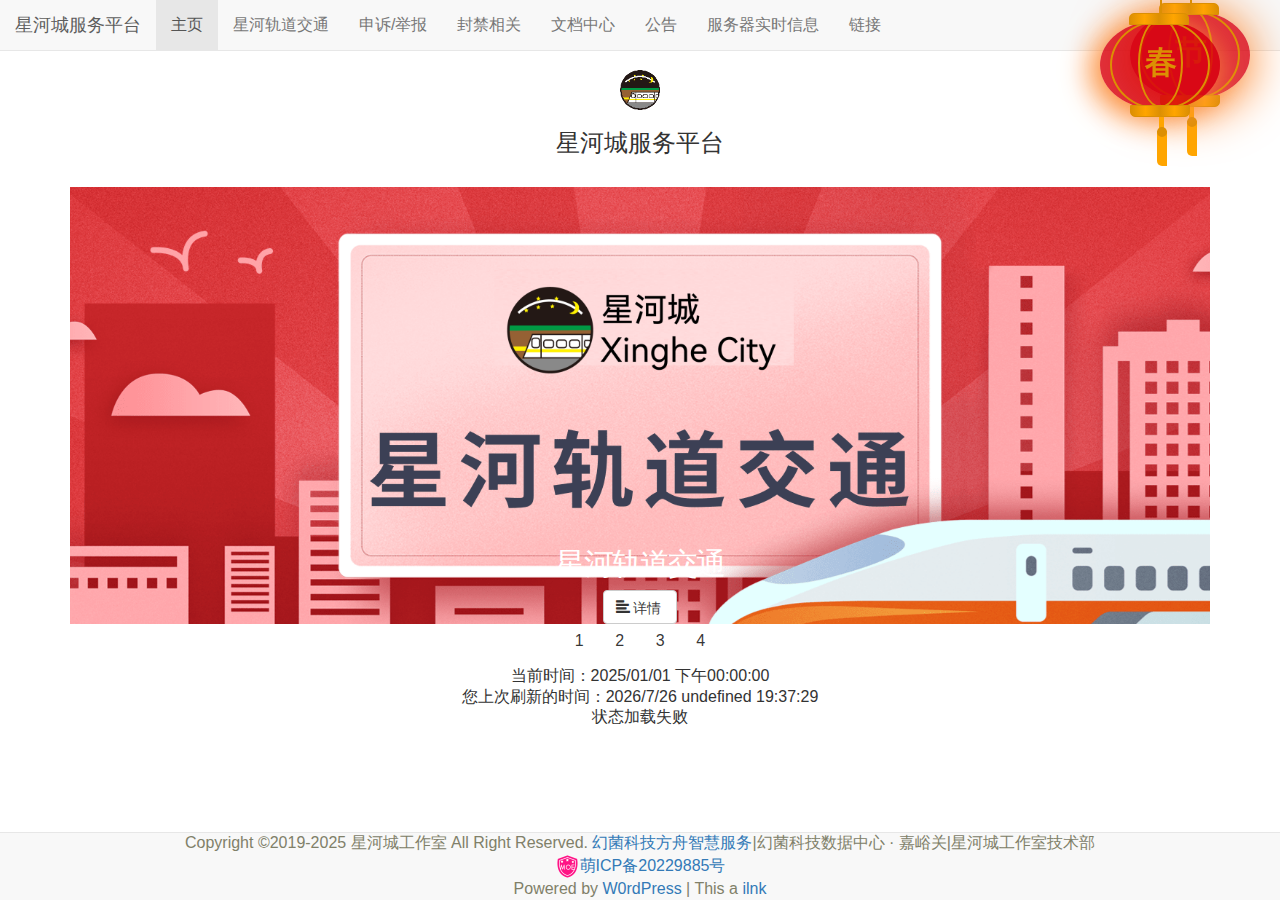
<file: index.html>
<!DOCTYPE html>
<html lang="en">
  <head>
    <meta charset="UTF-8" />
    <meta http-equiv="X-UA-Compatible" content="IE=edge" />
    <meta name="viewport" content="width=device-width, initial-scale=1.0" />
    <style>
      @import url("./src/css/bodyck.css");
    </style>
    <link rel="icon" sizes="82x82" href="./image/favicon.png" />
    <title>星河城服务平台</title>
    <script type="text/javascript" src="./src/js/dnyyfbwbst.js"></script>
    <script src="./src/js/jquery.min.js"></script>
    <!-- 最新版本的 Bootstrap 文件 -->
    <link rel="stylesheet" href="src/css/bootstrap.min.css" />
    <script src="src/js/jquery-3.6.1.min.js"></script>
    <script src="src/js/bootstrap.min.js"></script>
    <!-- 自定义样式、JS -->
    <link rel="stylesheet" href="src/css/index.css" />
    <script src="src/js/index.js"></script>
  </head>

  <body>
    <!-- 导航栏 -->
    <nav class="navbar navbar-default navbar-fixed-top">
      <div class="container-fluid">
        <!-- Brand and toggle get grouped for better mobile display -->
        <div class="navbar-header">
          <button
            type="button"
            class="navbar-toggle collapsed"
            data-toggle="collapse"
            data-target="#bs-example-navbar-collapse-1"
            aria-expanded="false"
          >
            <span class="sr-only">Toggle navigation</span>
            <span class="icon-bar"></span>
            <span class="icon-bar"></span>
            <span class="icon-bar"></span>
          </button>
          <a class="navbar-brand" href="/">星河城服务平台</a>
        </div>

        <!-- Collect the nav links, forms, and other content for toggling -->
        <div class="collapse navbar-collapse" id="bs-example-navbar-collapse-1">
          <ul class="nav navbar-nav">
            <li class="active"><a href="#">主页</a></li>
            <li><a href="../subway/index.html">星河轨道交通</a></li>
            <li><a href="../report/index.html">申诉/举报</a></li>
            <li><a href="../ban/index.html">封禁相关</a></li>
            <li><a href="../regulations/index.html">文档中心</a></li>
            <li><a href="../announce/index.html">公告</a></li>
            <li><a href="../info/index.html">服务器实时信息</a></li>
            <li><a href="../links/index.html">链接</a></li>
          </ul>
        </div>
        <!-- /.navbar-collapse -->
      </div>
      <!-- /.container-fluid -->
    </nav>
    <!--春节灯笼代码-->

    <div class="deng-box">
        <div class="deng">
            <div class="xian"></div>
            <div class="deng-a">
                <div class="deng-b"><div class="deng-t">节</div></div>
            </div>
            <div class="shui shui-a"><div class="shui-c"></div><div class="shui-b"></div></div>
        </div>
    </div>
    <div class="deng-box1">
        <div class="deng">
            <div class="xian"></div>
            <div class="deng-a">
                <div class="deng-b"><div class="deng-t">春</div></div>
            </div>
            <div class="shui shui-a"><div class="shui-c"></div><div class="shui-b"></div></div>
        </div>
    </div>


    <!-- 主体 -->
    <div class="container">
      <div class="row">
        <div class="text-center">
          <img
            src="./image/favicon.png"
            alt="..."
            class="img-rounded"
            style="height: 40px"
          />
          <h3 class="title">星河城服务平台</h3>
        </div>
      </div>
      <br />

      <div class="CSSgal">
        <!-- Don't wrap targets in parent -->
        <s id="s1"></s>
        <s id="s2"></s>
        <s id="s3"></s>
        <s id="s4"></s>

        <div class="slider">
          <div style="background-image: url(image/xingherail.png)">
            <h2>星河轨道交通</h2>
            <button
              type="button"
              class="btn btn-default"
              aria-label="Left Align"
            >
              <span class="glyphicon glyphicon-align-left" aria-hidden="true"
                ><a href="subway/index.html">详情</a></span
              >
            </button>
          </div>
          <div style="background-image: url(image/report.png)">
            <h2>申诉/举报</h2>
            <button
              type="button"
              class="btn btn-default"
              aria-label="Left Align"
            >
              <span class="glyphicon glyphicon-align-left" aria-hidden="true"
                ><a href="report/index.html">详情</a></span
              >
            </button>
          </div>
          <div style="background-image: url(image/ban.png)">
            <h2>封禁相关</h2>
            <button
              type="button"
              class="btn btn-default"
              aria-label="Left Align"
            >
              <span class="glyphicon glyphicon-align-left" aria-hidden="true"
                ><a href="ban/index.html">详情</a></span
              >
            </button>
          </div>
          <div style="background-image: url(image/xinghecard.png)">
            <h2>星河一城通</h2>
            <button
              type="button"
              class="btn btn-default"
              aria-label="Left Align"
            >
              <span class="glyphicon glyphicon-align-left" aria-hidden="true"
                ><a href="subway/index.html">详情</a></span
              >
            </button>
          </div>
        </div>
        <br />
        <br />
        <div class="bullets">
          <a href="#s1">1</a>
          <a href="#s2">2</a>
          <a href="#s3">3</a>
          <a href="#s4">4</a>
        </div>
      </div>
    </div>
    <div class="text-center">
      当前时间：<span id="cg">2025/01/01 下午00:00:00</span>
      <script type="text/javascript">
        setInterval("cg.innerHTML=new Date().toLocaleString()", 1000);
      </script>
      <br />
      <script type="text/javascript">
        var t = new Date(); //获取当前时间
        var year = t.getFullYear(); //获取当前时间年份
        var month = t.getMonth() + 1; //获取当前时间月份
        var day = t.getDate(); //获取当前时间日
        var week = t.getDay() - 1; //获取当前时间星期
        var arr = new Array(
          "星期一",
          "星期二",
          "星期三",
          "星期四",
          "星期五",
          "星期六",
          "星期日"
        );
        //上行是为规划星期的输出
        //下3行分别获得当前时间的时 分 秒
        var hour = t.getHours();
        var minute = t.getMinutes();
        var second = t.getSeconds();
        var nowTime =
          "您上次刷新的时间：" +
          year +
          "/" +
          month +
          "/" +
          day +
          " " +
          arr[week] +
          " " +
          hour +
          (minute < 10 ? ":0" : ":") +
          minute +
          (second < 10 ? ":0" : ":") +
          second;
        document.write(nowTime);
      </script>

      <!-- 服务器状态检测代码开始 -->
      <div class="server-status">
        当前服务器状态： <span class="server-online"></span>!
      </div>

      <script src="/src/js/minecraft.min.js"></script>
      <script>
        MinecraftAPI.getServerStatus(
          "play.xinghecity.cn",
          {
            port: 37023,
          },
          function (err, status) {
            if (err) {
              return (document.querySelector(".server-status").innerHTML =
                "状态加载失败");
            }
            document.querySelector(".server-online").innerHTML = status.online
              ? "服务器运行正常"
              : "服务器已关闭";
          }
        );
      </script>
      <!-- 服务器状态检测代码结束 -->
    </div>

    <!-- 页脚 -->
    <nav class="navbar navbar-default navbar-fixed-bottom">
      <div class="container">
        <div class="text-center" style="color: #808069">
          Copyright &copy2019-2025 星河城工作室 All Right Reserved.
          <a href='https://ark.magicjun.cn:59565/'>幻菌科技方舟智慧服务</a>|幻菌科技数据中心 · 嘉峪关|星河城工作室技术部<br />
          <img src="./image/moeicon.png" alt="萌ICP" width="25" height="25" /><a
            href="https://icp.gov.moe/?keyword=20229885"
            target="_blank"
            >萌ICP备20229885号</a
          >
          <br />
          <span id="lmao">
            Powered by
            <a
              href="javascript:$(&#39;#lmao&#39;).html(&#39;Not powered by WordPress,Powered by XingheCity Studio&#39;)"
              >W0rdPress</a
            > </span
          >|<span id="lmao2">
            This a
            <a href="https://www.bilibili.com/video/BV1GJ411x7h7">ilnk</a>
          </span>
        </div>
      </div>
    </nav>
  </body>
</html>
</file>
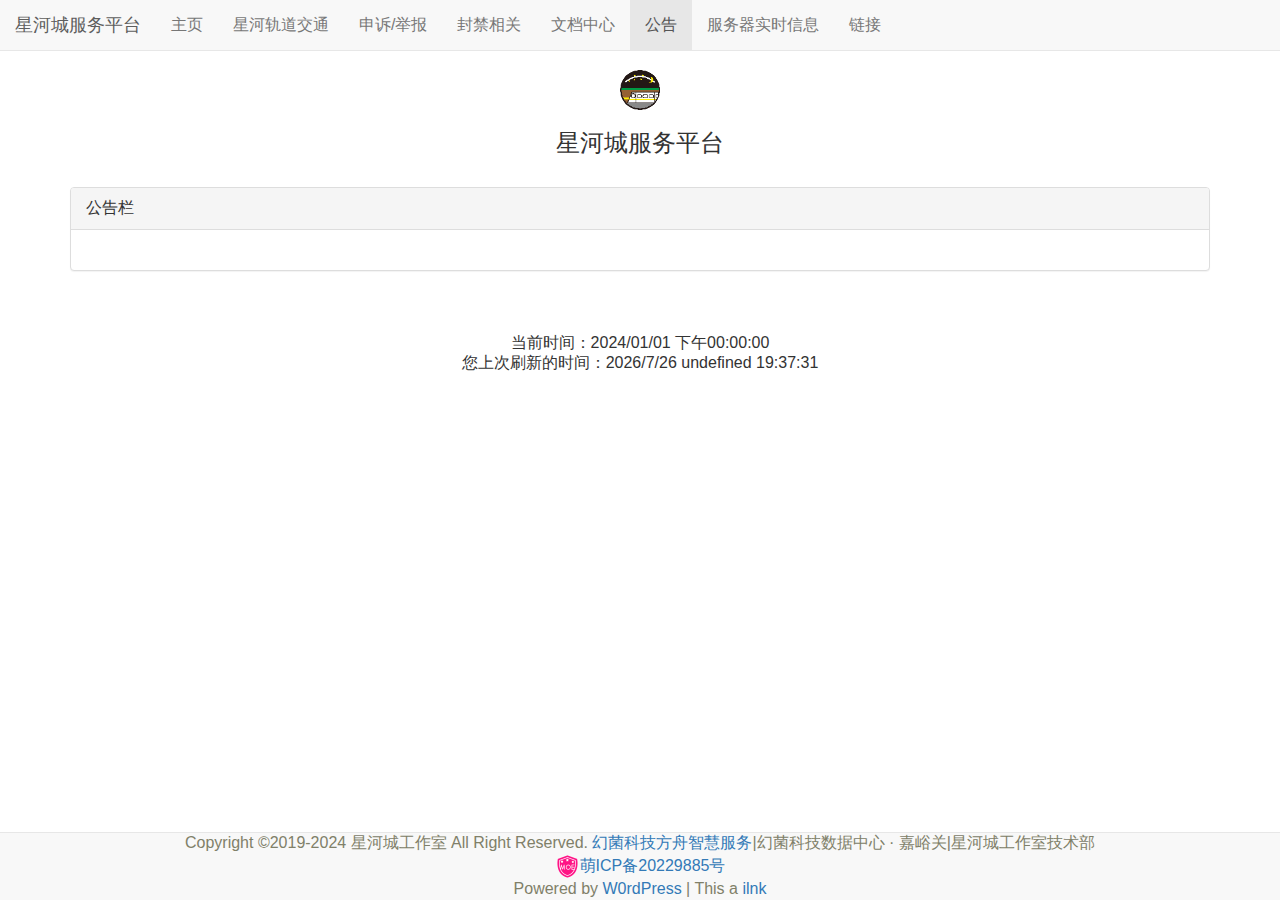
<file: announce/index.html>
<!DOCTYPE html>
<html lang="en">

<head>
    <meta charset="UTF-8">
    <meta http-equiv="X-UA-Compatible" content="IE=edge">
    <meta name="viewport" content="width=device-width, initial-scale=1.0">
    <link rel="icon" sizes="82x82" href="../image/favicon.png">
    <title>星河城服务平台</title>
    <!-- 最新版本的 Bootstrap 文件 -->
    <link rel="stylesheet" href="../src/css/bootstrap.min.css">
    <script src="../src/js/jquery-3.6.1.min.js"></script>
    <script src="../src/js/bootstrap.min.js"></script>
    <!-- 自定义样式 -->
    <link rel="stylesheet" href="../src/css/index.css">
</head>

<body>
    <!-- 导航栏 -->
    <nav class="navbar navbar-default navbar-fixed-top">
        <div class="container-fluid">
            <!-- Brand and toggle get grouped for better mobile display -->
            <div class="navbar-header">
                <button type="button" class="navbar-toggle collapsed" data-toggle="collapse"
                        data-target="#bs-example-navbar-collapse-1" aria-expanded="false">
                    <span class="sr-only">Toggle navigation</span>
                    <span class="icon-bar"></span>
                    <span class="icon-bar"></span>
                    <span class="icon-bar"></span>
                </button>
                <a class="navbar-brand" href="/">星河城服务平台</a>
            </div>

            <!-- Collect the nav links, forms, and other content for toggling -->
            <div class="collapse navbar-collapse" id="bs-example-navbar-collapse-1">
                <ul class="nav navbar-nav">
                    <li><a href="../index.html">主页</a></li>
                    <li><a href="../subway/index.html">星河轨道交通</a></li>
                    <li><a href="../report/index.html">申诉/举报</a></li>
                    <li><a href="../ban/index.html">封禁相关</a></li>
                    <li><a href="../regulations/index.html">文档中心</a></li>
                    <li class="active"><a href="../announce/index.html">公告</a></li>
                    <li><a href="../info/index.html">服务器实时信息</a></li>
                    <li><a href="../links/index.html">链接</a></li>
                </ul>
            </div><!-- /.navbar-collapse -->
        </div><!-- /.container-fluid -->
    </nav>

    <!-- 主体 -->
    <div class="container">

        <div class="row">
            <div class="text-center">
                <img src="../image/favicon.png" alt="..." class="img-rounded" style="height: 40px;">
                <h3 class="title">星河城服务平台</h3>
            </div>
        </div>
        <br>
        <div class="panel panel-default">
            <div class="panel-heading">
                公告栏
            </div>
            <div class="panel-body">
            <p><div id="info"></div>
            <script type="text/javascript">
            $("#info").load("https://api.xinghecity.xyz:55656/announcement.html");
            </script></p>
            </div>

        </div>
    </div>
    <br>
    <br>
    <div class="text-center">
        当前时间：<span id="cg">2024/01/01 下午00:00:00</span>
        <script type="text/javascript">
            setInterval("cg.innerHTML=new Date().toLocaleString()", 1000);
        </script>
        <br>
        <script type="text/javascript">
            var t = new Date();//获取当前时间
            var year = t.getFullYear();//获取当前时间年份
            var month = t.getMonth() + 1;//获取当前时间月份
            var day = t.getDate();//获取当前时间日
            var week = t.getDay() - 1;//获取当前时间星期
            var arr = new Array("星期一", "星期二", "星期三", "星期四", "星期五", "星期六", "星期日",);
            //上行是为规划星期的输出
            //下3行分别获得当前时间的时 分 秒
            var hour = t.getHours();
            var minute = t.getMinutes();
            var second = t.getSeconds();
            var nowTime = "您上次刷新的时间：" + year + "/" + month + "/" + day + " " + arr[week] + " " + hour + ((minute < 10) ? ":0" : ":") + minute + ((second < 10) ? ":0" : ":")
                + second;
            document.write(nowTime);
        </script>
    </div>

    <!-- 页脚 -->
    <nav class="navbar navbar-default navbar-fixed-bottom">
        <div class="container">
            <div class="text-center" style="color:#808069">
                Copyright &copy2019-2024 星河城工作室 All Right Reserved.
                <a href='https://ark.magicjun.cn:59565/'>幻菌科技方舟智慧服务</a>|幻菌科技数据中心 · 嘉峪关|星河城工作室技术部<br>
                <img src="../image/moeicon.png" alt="萌ICP" width="25" height="25"><a href="https://icp.gov.moe/?keyword=20229885" target="_blank">萌ICP备20229885号</a>
                <br>
                <span id="lmao">
                    Powered by <a href="javascript:$(&#39;#lmao&#39;).html(&#39;Not powered by WordPress,Powered by XingheCity Studio&#39;)">W0rdPress</a>
                </span>|<span id="lmao2">
                    This a <a href="https://www.bilibili.com/video/BV1GJ411x7h7">ilnk</a>
                </span>
            </div>
        </div>
    </nav>
</body>
</html>
</file>
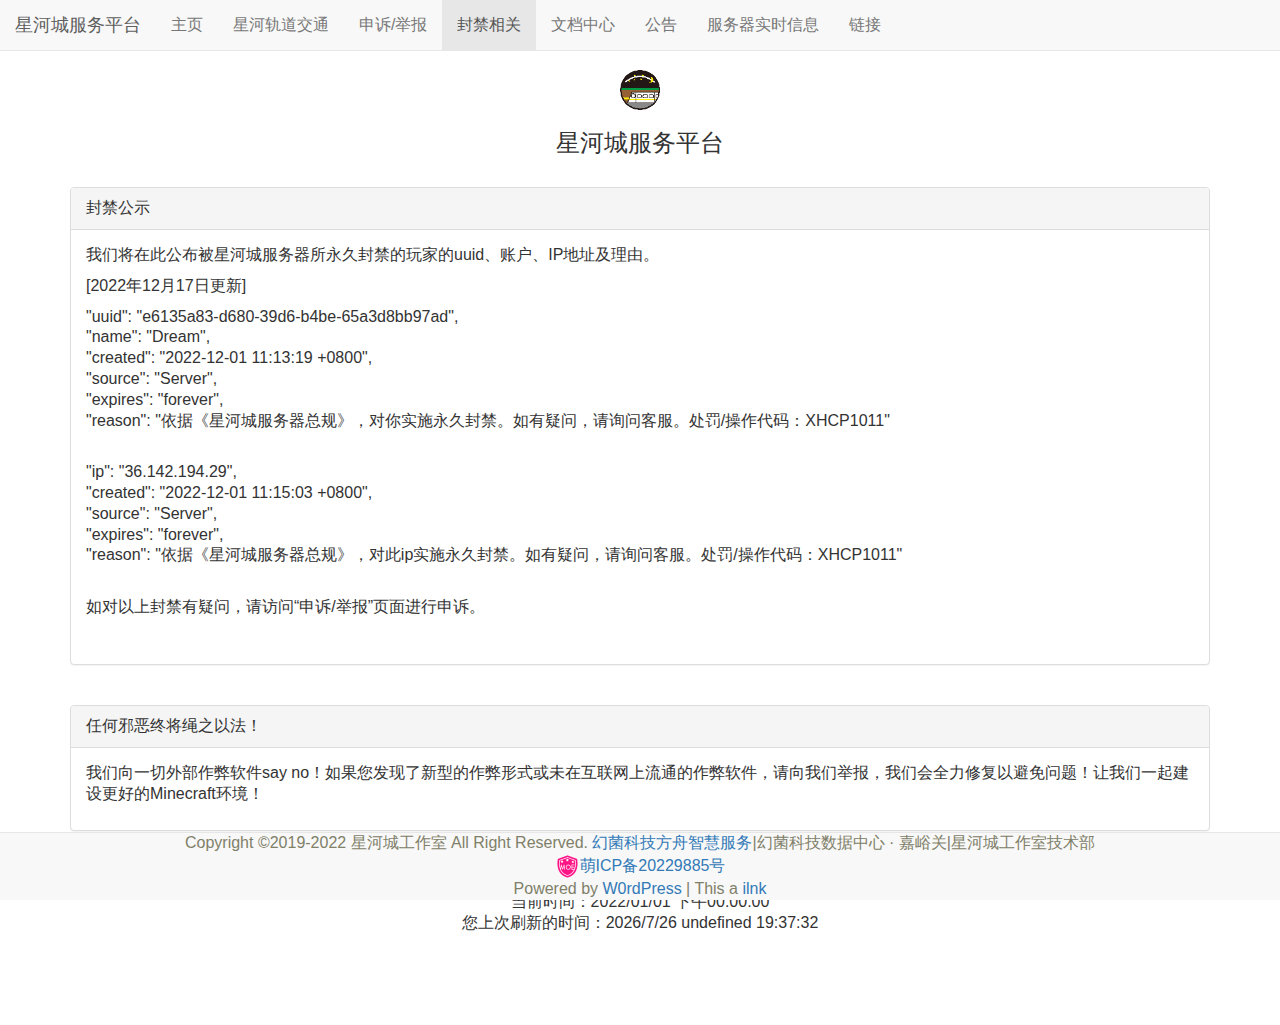
<file: ban/index.html>
<!DOCTYPE html>
<html lang="en">

<head>
    <meta charset="UTF-8">
    <meta http-equiv="X-UA-Compatible" content="IE=edge">
    <meta name="viewport" content="width=device-width, initial-scale=1.0">
    <link rel="icon" sizes="82x82" href="../image/favicon.png">
    <title>星河城服务平台</title>
    <!-- 最新版本的 Bootstrap 文件 -->
    <link rel="stylesheet" href="../src/css/bootstrap.min.css">
    <script src="../src/js/jquery-3.6.1.min.js"></script>
    <script src="../src/js/bootstrap.min.js"></script>
    <!-- 自定义样式 -->
    <link rel="stylesheet" href="../src/css/index.css">
</head>

<body>
    <!-- 导航栏 -->
    <nav class="navbar navbar-default navbar-fixed-top">
        <div class="container-fluid">
            <!-- Brand and toggle get grouped for better mobile display -->
            <div class="navbar-header">
                <button type="button" class="navbar-toggle collapsed" data-toggle="collapse"
                        data-target="#bs-example-navbar-collapse-1" aria-expanded="false">
                    <span class="sr-only">Toggle navigation</span>
                    <span class="icon-bar"></span>
                    <span class="icon-bar"></span>
                    <span class="icon-bar"></span>
                </button>
                <a class="navbar-brand" href="/">星河城服务平台</a>
            </div>

            <!-- Collect the nav links, forms, and other content for toggling -->
            <div class="collapse navbar-collapse" id="bs-example-navbar-collapse-1">
                <div class="collapse navbar-collapse" id="bs-example-navbar-collapse-1">
                    <ul class="nav navbar-nav">
                        <li><a href="../index.html">主页</a></li>
                        <li><a href="../subway/index.html">星河轨道交通</a></li>
                        <li><a href="../report/index.html">申诉/举报</a></li>
                        <li class="active"><a href="../ban/index.html">封禁相关</a></li>
                        <li><a href="../regulations/index.html">文档中心</a></li>
                        <li><a href="../announce/index.html">公告</a></li>
                        <li><a href="../info/index.html">服务器实时信息</a></li>
                        <li><a href="../links/index.html">链接</a></li>
                    </ul>
                </div><!-- /.navbar-collapse -->
            </div><!-- /.container-fluid -->
    </nav>

    <!-- 主体 -->
    <div class="container">

        <div class="row">
            <div class="text-center">
                <img src="../image/favicon.png" alt="..." class="img-rounded" style="height: 40px;">
                <h3 class="title">星河城服务平台</h3>
            </div>
        </div>
        <br>
        <div class="">
            <div class="panel panel-default">
                <div class="panel-heading">
                    <span>封禁公示</span>
                </div>
                <div class="panel-body">
                    <p>我们将在此公布被星河城服务器所永久封禁的玩家的uuid、账户、IP地址及理由。</p>
                    <p>[2022年12月17日更新]</p>
                    <p>
                        "uuid": "e6135a83-d680-39d6-b4be-65a3d8bb97ad",<br>
                        "name": "Dream",<br>
                        "created": "2022-12-01 11:13:19 +0800",<br>
                        "source": "Server",<br>
                        "expires": "forever",<br>
                        "reason": "依据《星河城服务器总规》，对你实施永久封禁。如有疑问，请询问客服。处罚/操作代码：XHCP1011"<br>
                    </p><br>
                    <p>
                        "ip": "36.142.194.29",<br>
                        "created": "2022-12-01 11:15:03 +0800",<br>
                        "source": "Server",<br>
                        "expires": "forever",<br>
                        "reason": "依据《星河城服务器总规》，对此ip实施永久封禁。如有疑问，请询问客服。处罚/操作代码：XHCP1011"<br>
                    </p><br>
                    <p>如对以上封禁有疑问，请访问“申诉/举报”页面进行申诉。</p><br>
                     <!-- <p>以下为7天及以上操作代码，并非处罚。</p>
                    <p>
                        "ip": "121.9.47.187",<br>
                        "created": "2022-12-01 11:15:03 +0800",<br>
                        "source": "Server",<br>
                        "expires": "forever",<br>
                        "reason": "依据《星河城服务器总规》，此ip进入7天保护期。如有疑问，请询问客服。处罚/操作代码：XHCO1001"<br>
                    </p><br> -->
                </div>
            </div>
            <br>
            <div class="panel panel-default">
                <div class="panel-heading">
                    <span>任何邪恶终将绳之以法！</span>
                </div>
                <div class="panel-body">
                    <p>我们向一切外部作弊软件say no！如果您发现了新型的作弊形式或未在互联网上流通的作弊软件，请向我们举报，我们会全力修复以避免问题！让我们一起建设更好的Minecraft环境！</p>
                </div>
            </div>
        </div>
    </div>
    <br>
    <br>
    <div class="text-center">
        当前时间：<span id="cg">2022/01/01 下午00:00:00</span>
        <script type="text/javascript">
            setInterval("cg.innerHTML=new Date().toLocaleString()", 1000);
        </script>
        <br>
        <script type="text/javascript">
            var t = new Date();//获取当前时间
            var year = t.getFullYear();//获取当前时间年份
            var month = t.getMonth() + 1;//获取当前时间月份
            var day = t.getDate();//获取当前时间日
            var week = t.getDay() - 1;//获取当前时间星期
            var arr = new Array("星期一", "星期二", "星期三", "星期四", "星期五", "星期六", "星期日",);
            //上行是为规划星期的输出
            //下3行分别获得当前时间的时 分 秒
            var hour = t.getHours();
            var minute = t.getMinutes();
            var second = t.getSeconds();
            var nowTime = "您上次刷新的时间：" + year + "/" + month + "/" + day + " " + arr[week] + " " + hour + ((minute < 10) ? ":0" : ":") + minute + ((second < 10) ? ":0" : ":")
                + second;
            document.write(nowTime);
        </script>
    </div>
    <br>
    <!-- 页脚 -->
    <nav class="navbar navbar-default navbar-fixed-bottom">
        <div class="container">
            <div class="text-center" style="color:#808069">
                Copyright &copy2019-2022 星河城工作室 All Right Reserved.
                <a href='https://ark.magicjun.cn:59565/'>幻菌科技方舟智慧服务</a>|幻菌科技数据中心 · 嘉峪关|星河城工作室技术部<br>
                <img src="../image/moeicon.png" alt="萌ICP" width="25" height="25"><a href="https://icp.gov.moe/?keyword=20229885" target="_blank">萌ICP备20229885号</a>
                <br>
                <span id="lmao">
                    Powered by <a href="javascript:$(&#39;#lmao&#39;).html(&#39;Not powered by WordPress,Powered by XingheCity Studio&#39;)">W0rdPress</a>
                </span>|<span id="lmao2">
                    This a <a href="https://www.bilibili.com/video/BV1GJ411x7h7">ilnk</a>
                </span>
            </div>
        </div>
    </nav>
</body>
</html>
</file>
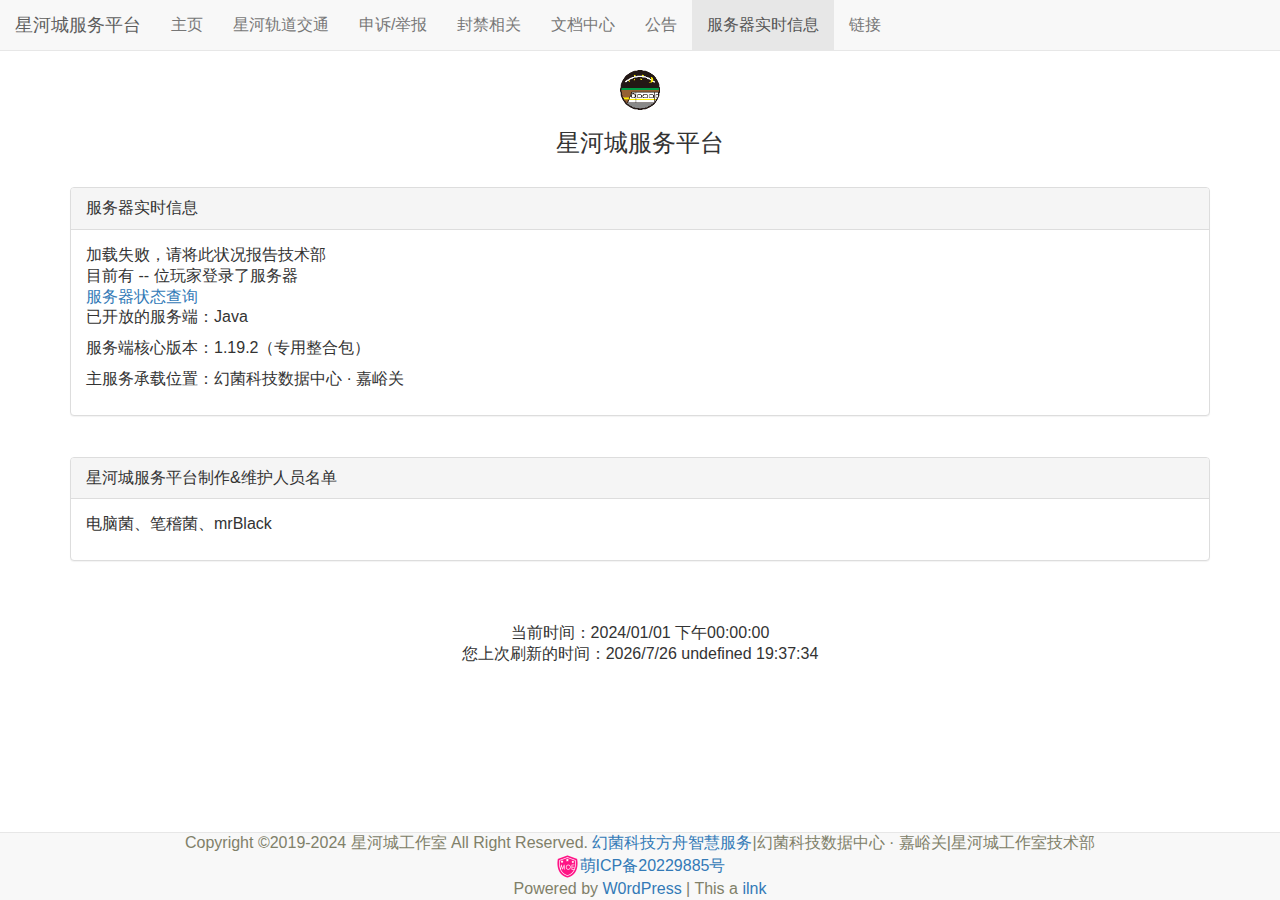
<file: info/index.html>
<!DOCTYPE html>
<html lang="en">
  <head>
    <meta charset="UTF-8" />
    <meta http-equiv="X-UA-Compatible" content="IE=edge" />
    <meta name="viewport" content="width=device-width, initial-scale=1.0" />
    <link rel="icon" sizes="82x82" href="../image/favicon.png" />
    <title>星河城服务平台</title>
    <!-- 最新版本的 Bootstrap 文件 -->
    <link rel="stylesheet" href="../src/css/bootstrap.min.css" />
    <script src="../src/js/jquery-3.6.1.min.js"></script>
    <script src="../src/js/bootstrap.min.js"></script>
    <!-- 自定义样式 -->
    <link rel="stylesheet" href="../src/css/index.css" />
  </head>

  <body>
    <!-- 导航栏 -->
    <nav class="navbar navbar-default navbar-fixed-top">
      <div class="container-fluid">
        <!-- Brand and toggle get grouped for better mobile display -->
        <div class="navbar-header">
          <button
            type="button"
            class="navbar-toggle collapsed"
            data-toggle="collapse"
            data-target="#bs-example-navbar-collapse-1"
            aria-expanded="false"
          >
            <span class="sr-only">Toggle navigation</span>
            <span class="icon-bar"></span>
            <span class="icon-bar"></span>
            <span class="icon-bar"></span>
          </button>
          <a class="navbar-brand" href="/">星河城服务平台</a>
        </div>

        <!-- Collect the nav links, forms, and other content for toggling -->
        <div class="collapse navbar-collapse" id="bs-example-navbar-collapse-1">
          <ul class="nav navbar-nav">
            <li><a href="../index.html">主页</a></li>
            <li><a href="../subway/index.html">星河轨道交通</a></li>
            <li><a href="../report/index.html">申诉/举报</a></li>
            <li><a href="../ban/index.html">封禁相关</a></li>
            <li><a href="../regulations/index.html">文档中心</a></li>
            <li><a href="../announce/index.html">公告</a></li>
            <li class="active">
              <a href="../info/index.html">服务器实时信息</a>
            </li>
            <li><a href="../links/index.html">链接</a></li>
          </ul>
        </div>
        <!-- /.navbar-collapse -->
      </div>
      <!-- /.container-fluid -->
    </nav>

    <!-- 主体 -->
    <div class="container">
      <div class="row">
        <div class="text-center">
          <img
            src="../image/favicon.png"
            alt="..."
            class="img-rounded"
            style="height: 40px"
          />
          <h3 class="title">星河城服务平台</h3>
        </div>
      </div>
      <br />
      <div class="">
        <div class="panel panel-default">
          <div class="panel-heading">
            <span>服务器实时信息</span>
          </div>
          <!--服务器状态信息实时显示-->
          <div class="panel-body">
            <div class="server-status">
              服务器当前状态： <span class="server-online"></span>!<br />
            </div>

            <script src="/src/js/minecraft.min.js"></script>
            <script src="/src/js/player-counter.js"></script>
            <script>
              MinecraftAPI.getServerStatus(
                "play.xinghecity.xyz",
                {
                  port: 37023, // optional, only if you need a custom port
                },
                function (err, status) {
                  if (err) {
                    return (document.querySelector(".server-status").innerHTML =
                      "加载失败，请将此状况报告技术部");
                  }

                  // you can change these to your own message!
                  document.querySelector(".server-online").innerHTML =
                    status.online ? "运行正常!" : "已关闭!";
                }
              );
            </script>
            目前有 <span data-playercounter-ip="play.xinghecity.xyz:37023">--</span> 位玩家登录了服务器<br>
            <a href="https://status.magicjun.cn/">服务器状态查询</a><br />
            <p>已开放的服务端：Java</p>
            <p>服务端核心版本：1.19.2（专用整合包）</p>
            <p>主服务承载位置：幻菌科技数据中心 · 嘉峪关</p>
          </div>
        </div>
        <br />
        <div class="panel panel-default">
          <div class="panel-heading">
            <span>星河城服务平台制作&维护人员名单</span>
          </div>
          <div class="panel-body">
            <p>电脑菌、笔稽菌、mrBlack</p>
          </div>
        </div>
      </div>
    </div>
    <br />
    <br />
    <div class="text-center">
      当前时间：<span id="cg">2024/01/01 下午00:00:00</span>
      <script type="text/javascript">
        setInterval("cg.innerHTML=new Date().toLocaleString()", 1000);
      </script>
      <br />
      <script type="text/javascript">
        var t = new Date(); //获取当前时间
        var year = t.getFullYear(); //获取当前时间年份
        var month = t.getMonth() + 1; //获取当前时间月份
        var day = t.getDate(); //获取当前时间日
        var week = t.getDay() - 1; //获取当前时间星期
        var arr = new Array(
          "星期一",
          "星期二",
          "星期三",
          "星期四",
          "星期五",
          "星期六",
          "星期日"
        );
        //上行是为规划星期的输出
        //下3行分别获得当前时间的时 分 秒
        var hour = t.getHours();
        var minute = t.getMinutes();
        var second = t.getSeconds();
        var nowTime =
          "您上次刷新的时间：" +
          year +
          "/" +
          month +
          "/" +
          day +
          " " +
          arr[week] +
          " " +
          hour +
          (minute < 10 ? ":0" : ":") +
          minute +
          (second < 10 ? ":0" : ":") +
          second;
        document.write(nowTime);
      </script>
    </div>
    <br />
    <!-- 页脚 -->
    <nav class="navbar navbar-default navbar-fixed-bottom">
      <div class="container">
        <div class="text-center" style="color: #808069">
          Copyright &copy2019-2024 星河城工作室 All Right Reserved.
          <a href='https://ark.magicjun.cn:59565/'>幻菌科技方舟智慧服务</a>|幻菌科技数据中心 · 嘉峪关|星河城工作室技术部<br />
          <img
            src="../image/moeicon.png"
            alt="萌ICP"
            width="25"
            height="25"
          /><a href="https://icp.gov.moe/?keyword=20229885" target="_blank"
            >萌ICP备20229885号</a
          >
          <br />
          <span id="lmao">
            Powered by
            <a
              href="javascript:$(&#39;#lmao&#39;).html(&#39;Not powered by WordPress,Powered by XingheCity Studio&#39;)"
              >W0rdPress</a
            > </span
          >|<span id="lmao2">
            This a
            <a href="https://www.bilibili.com/video/BV1GJ411x7h7">ilnk</a>
          </span>
        </div>
      </div>
    </nav>
  </body>
</html>
</file>
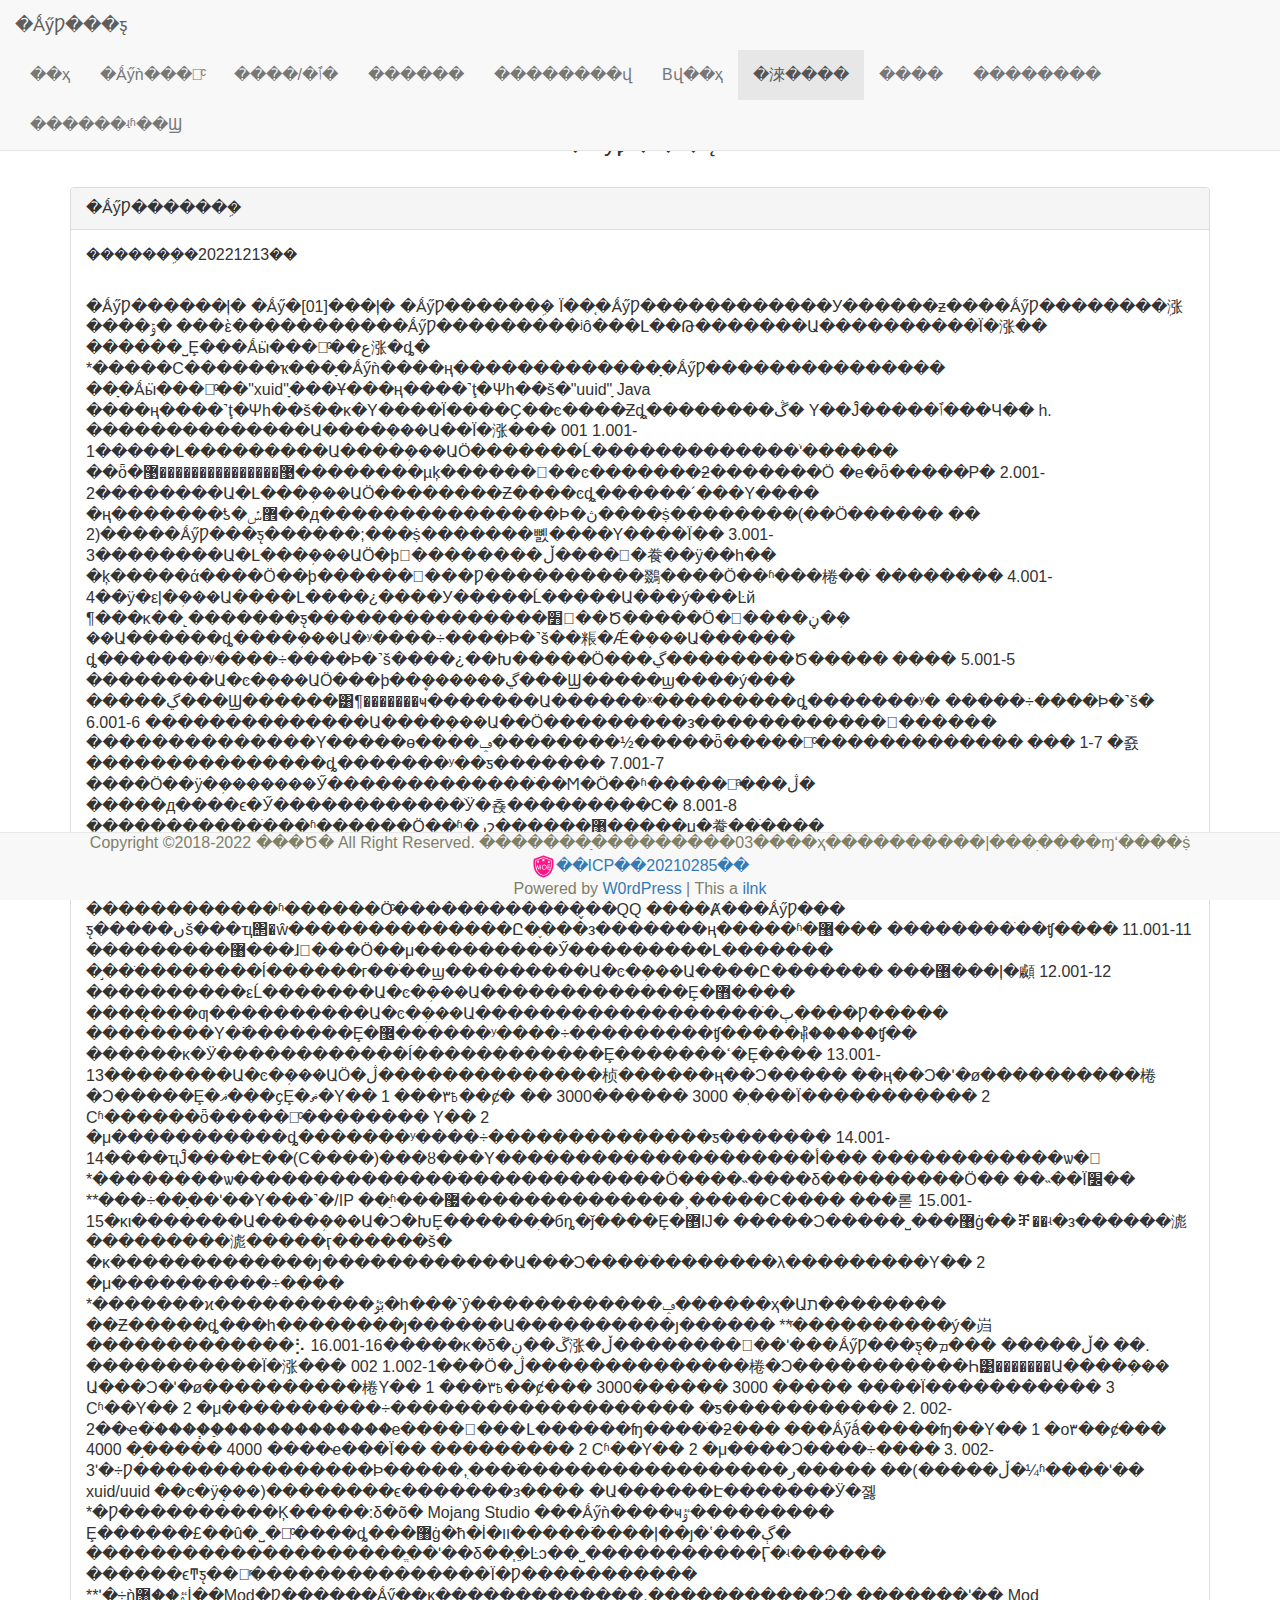
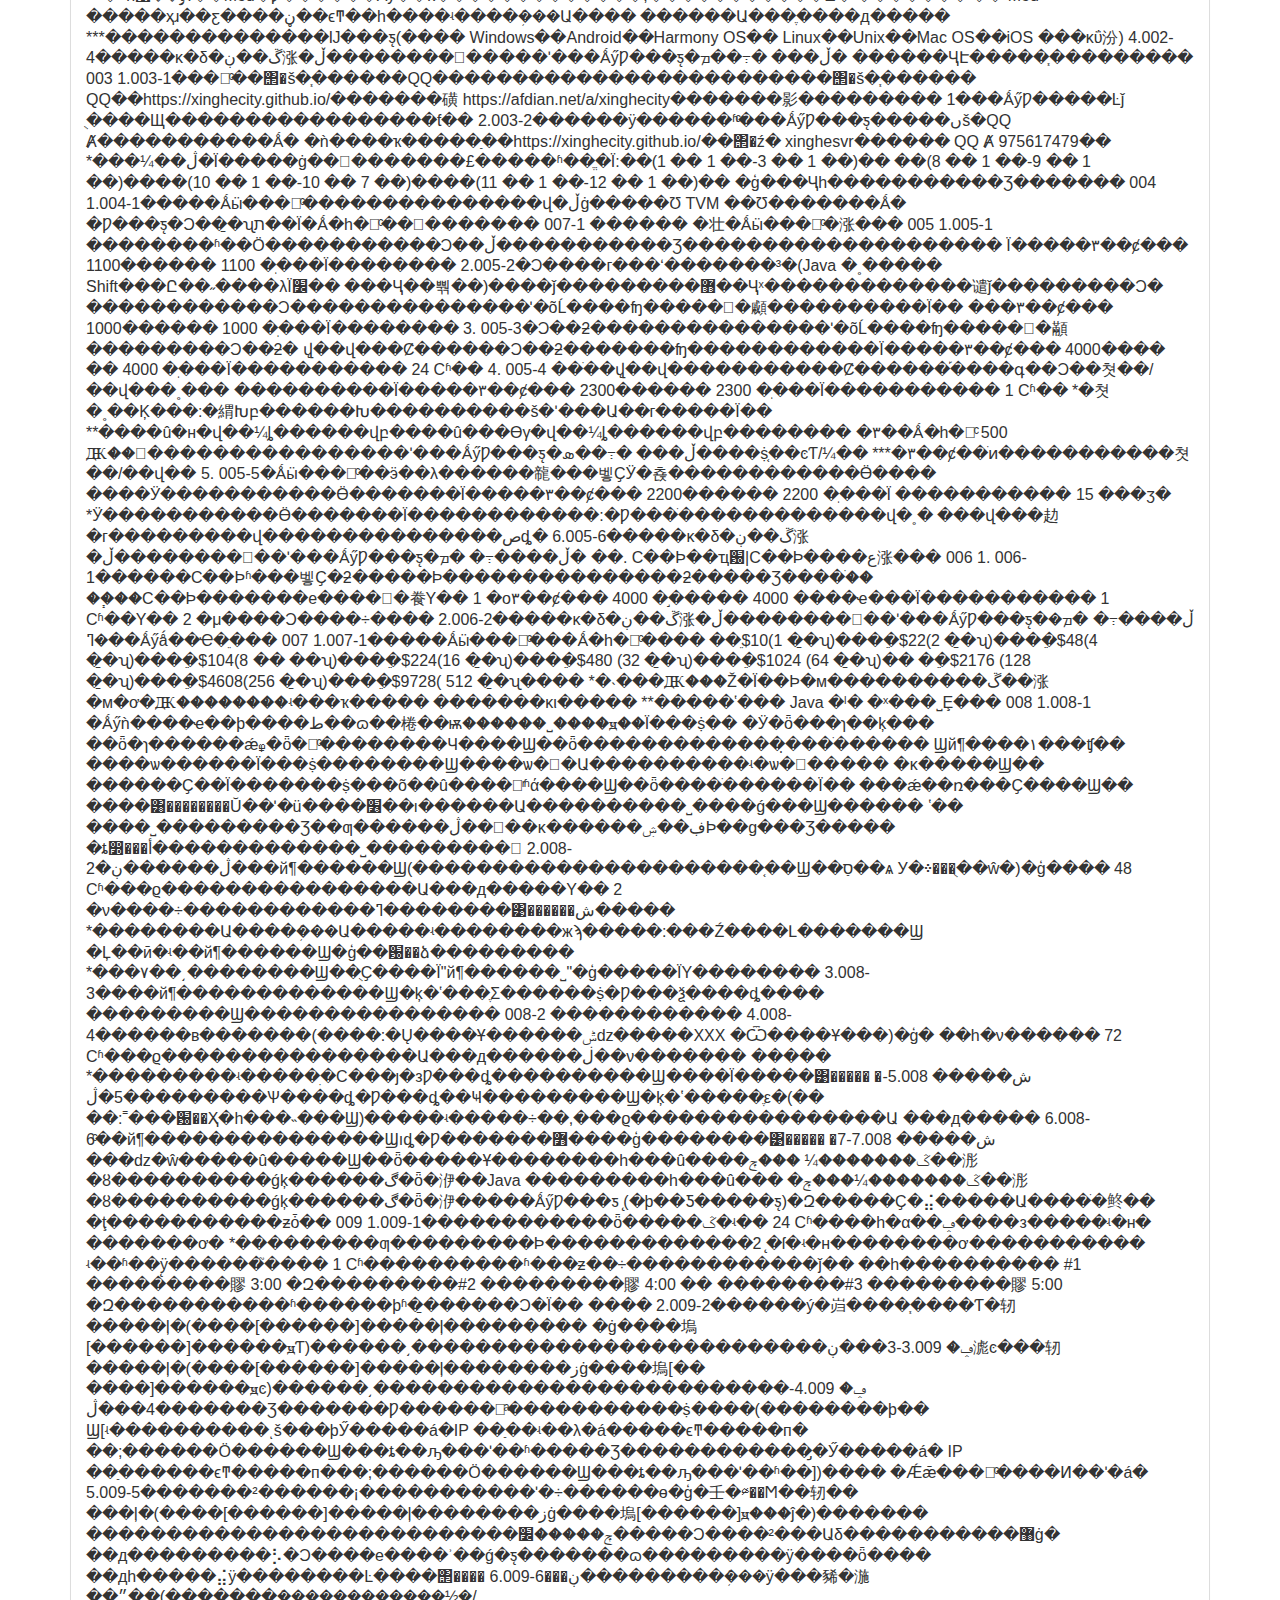
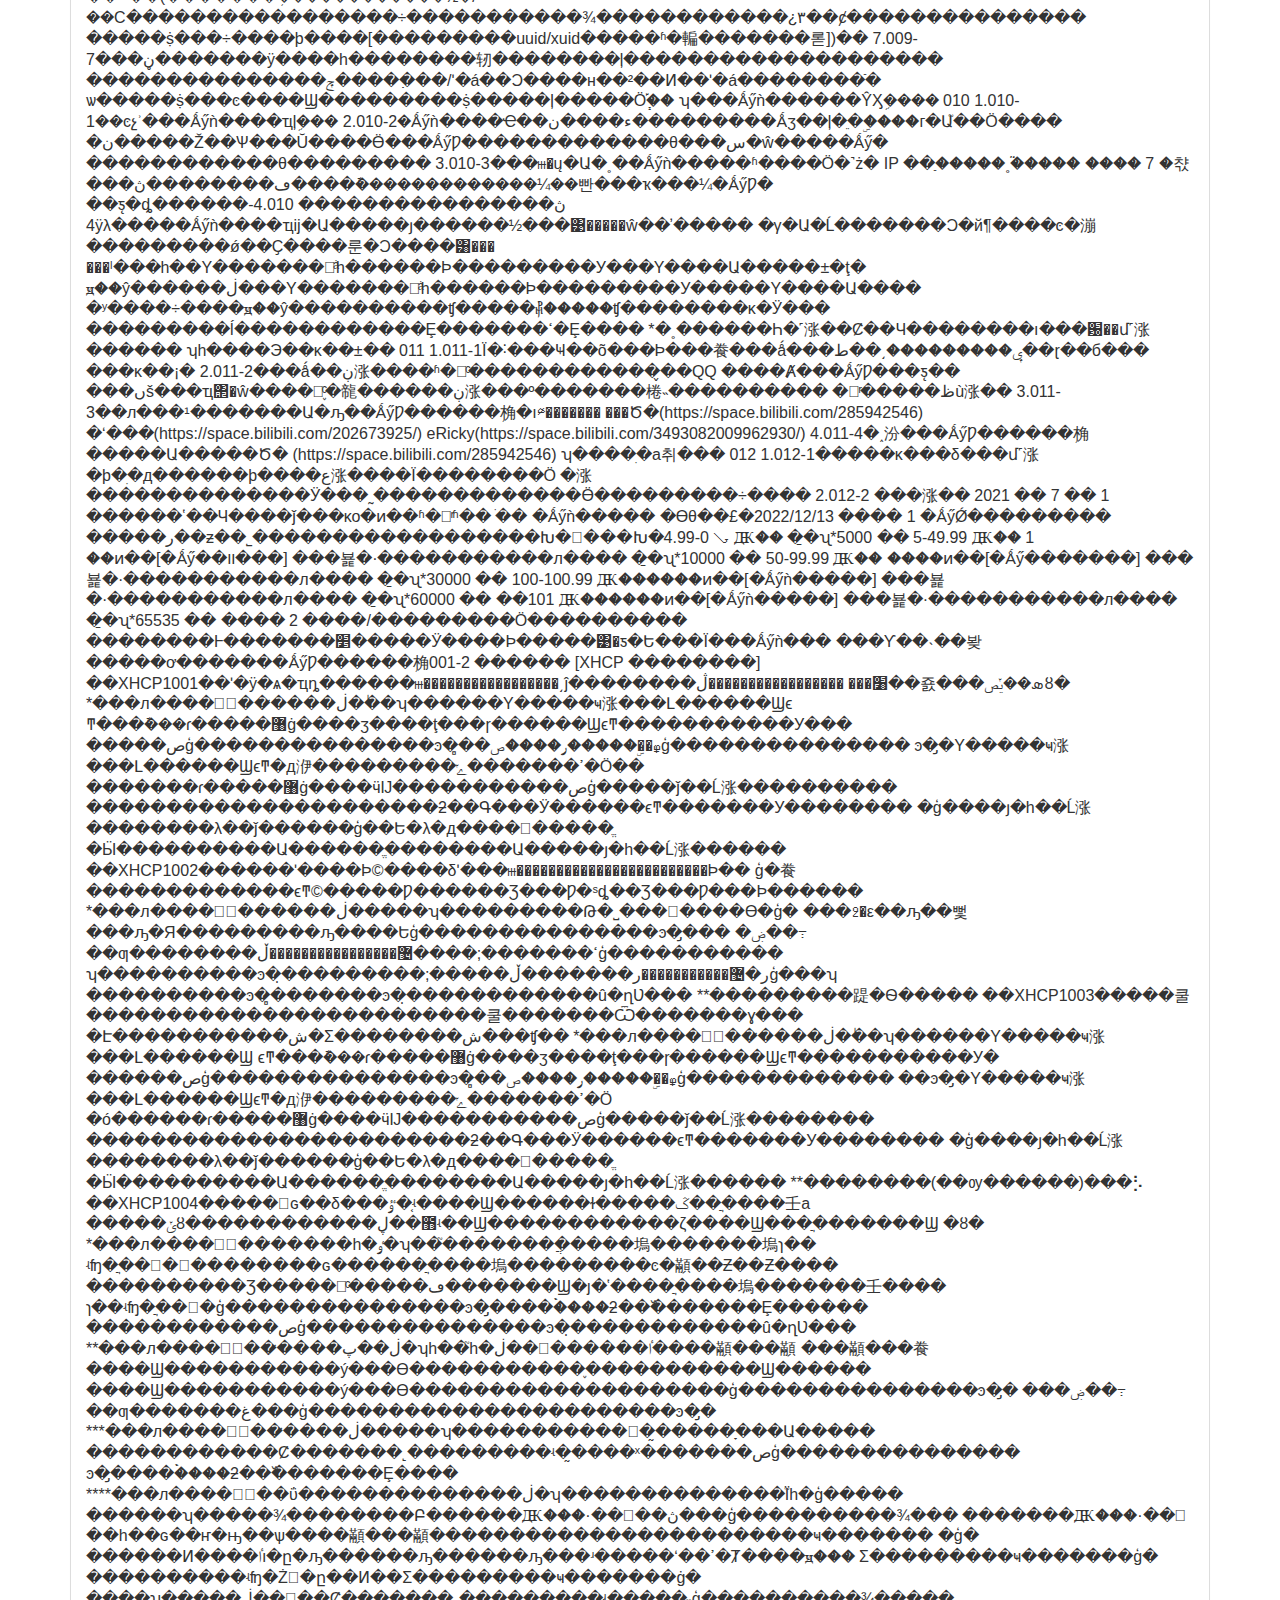
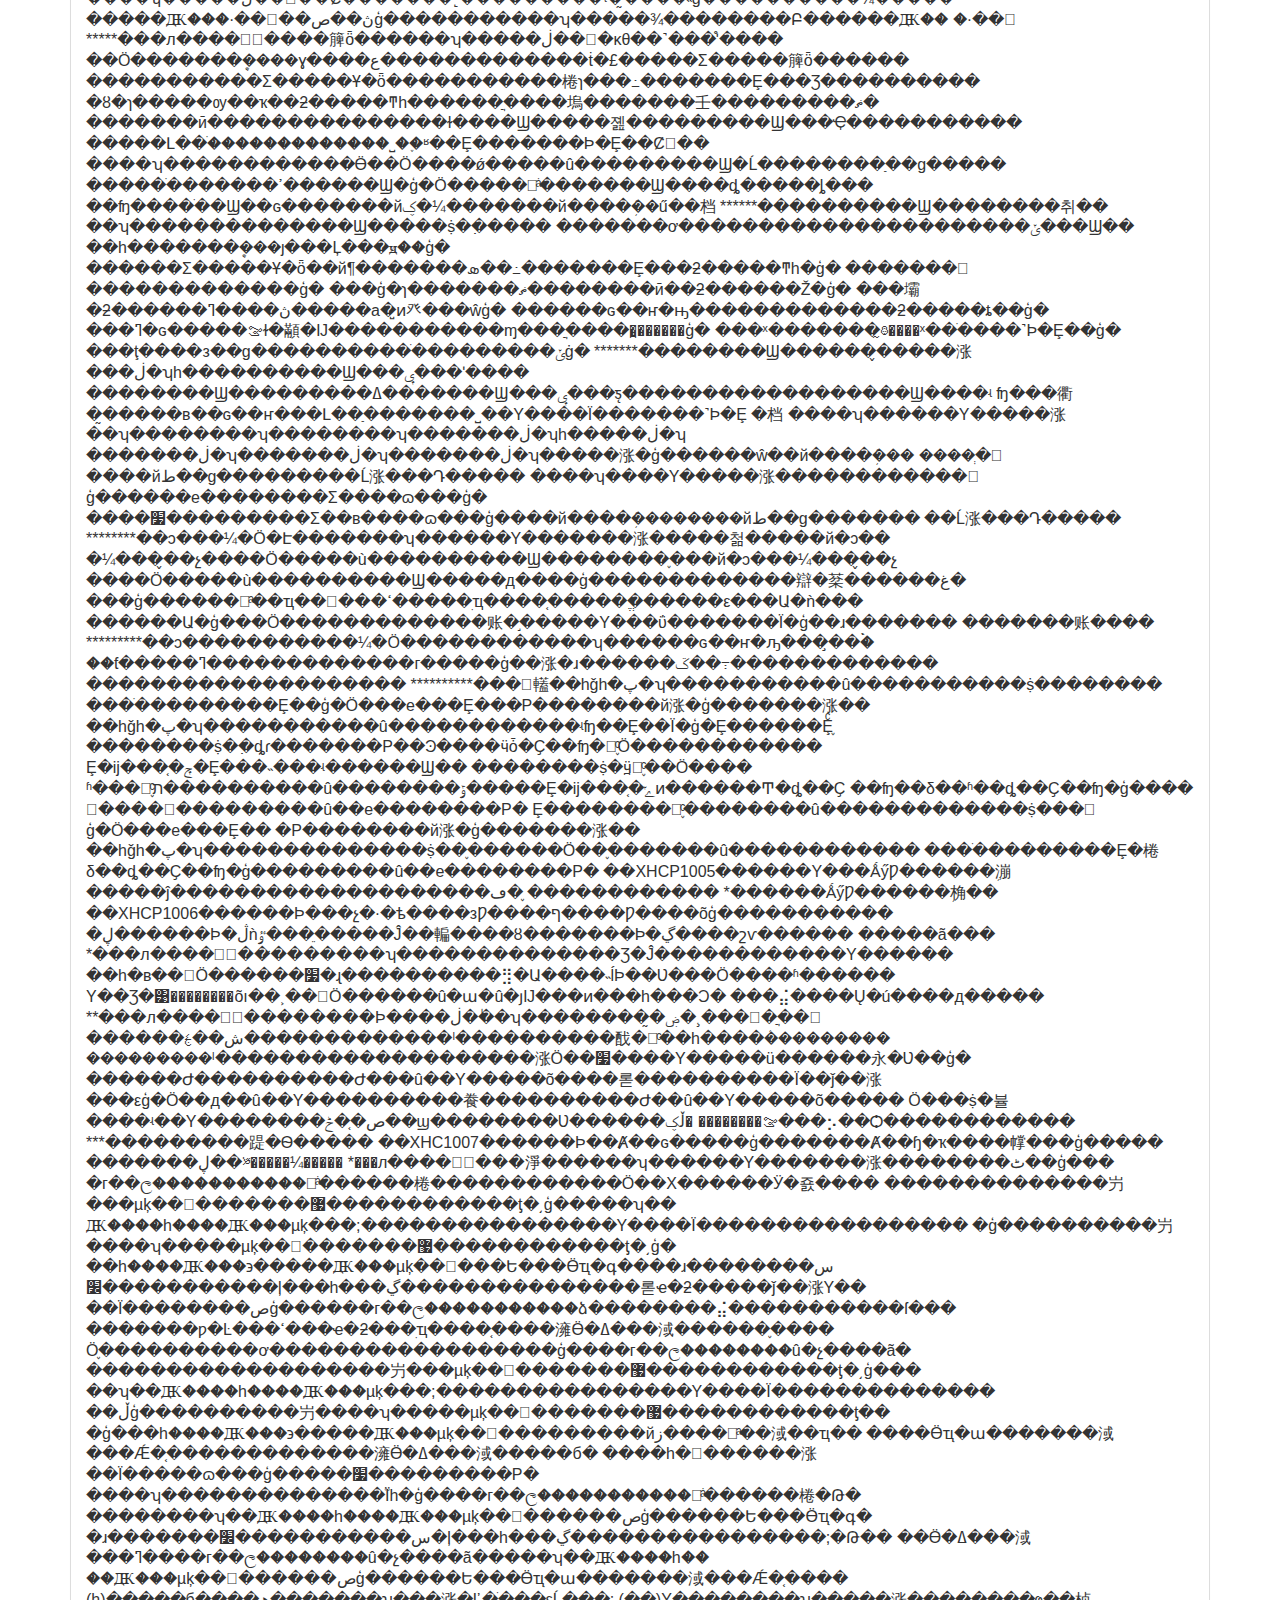
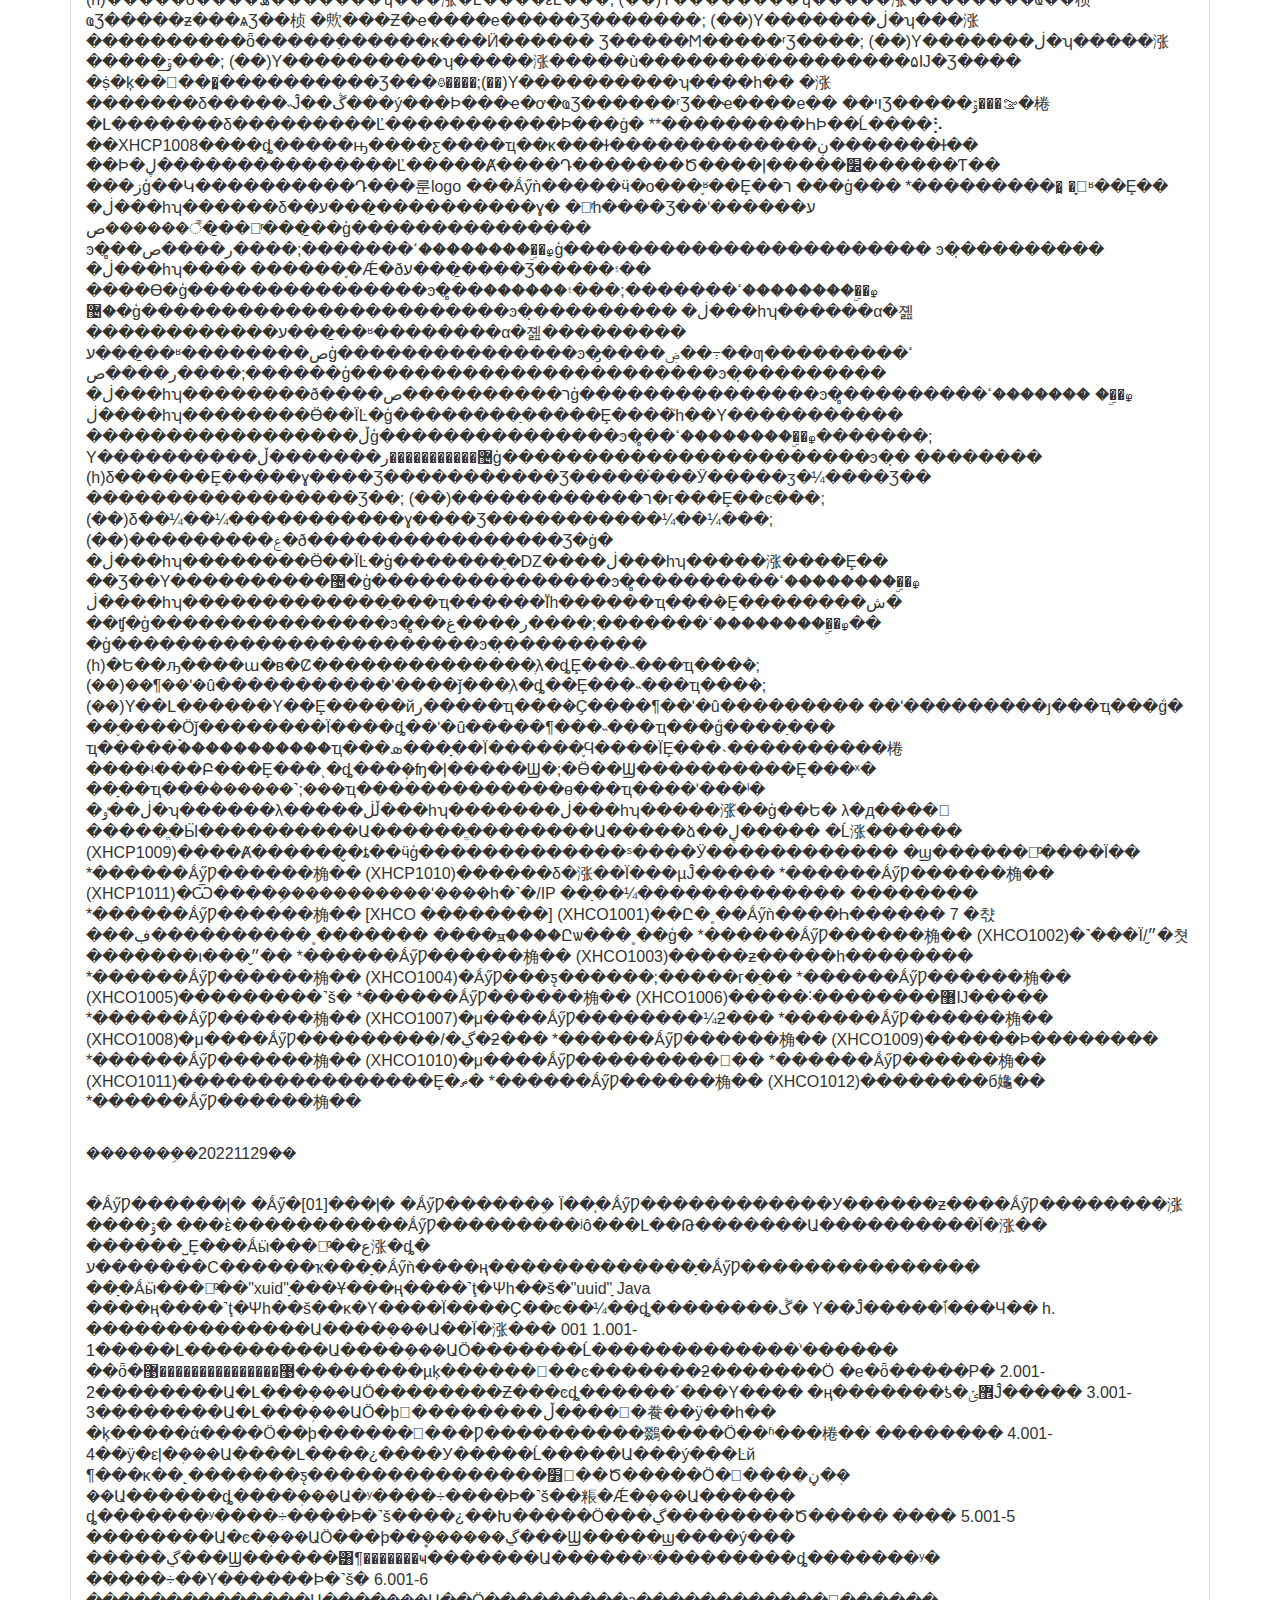
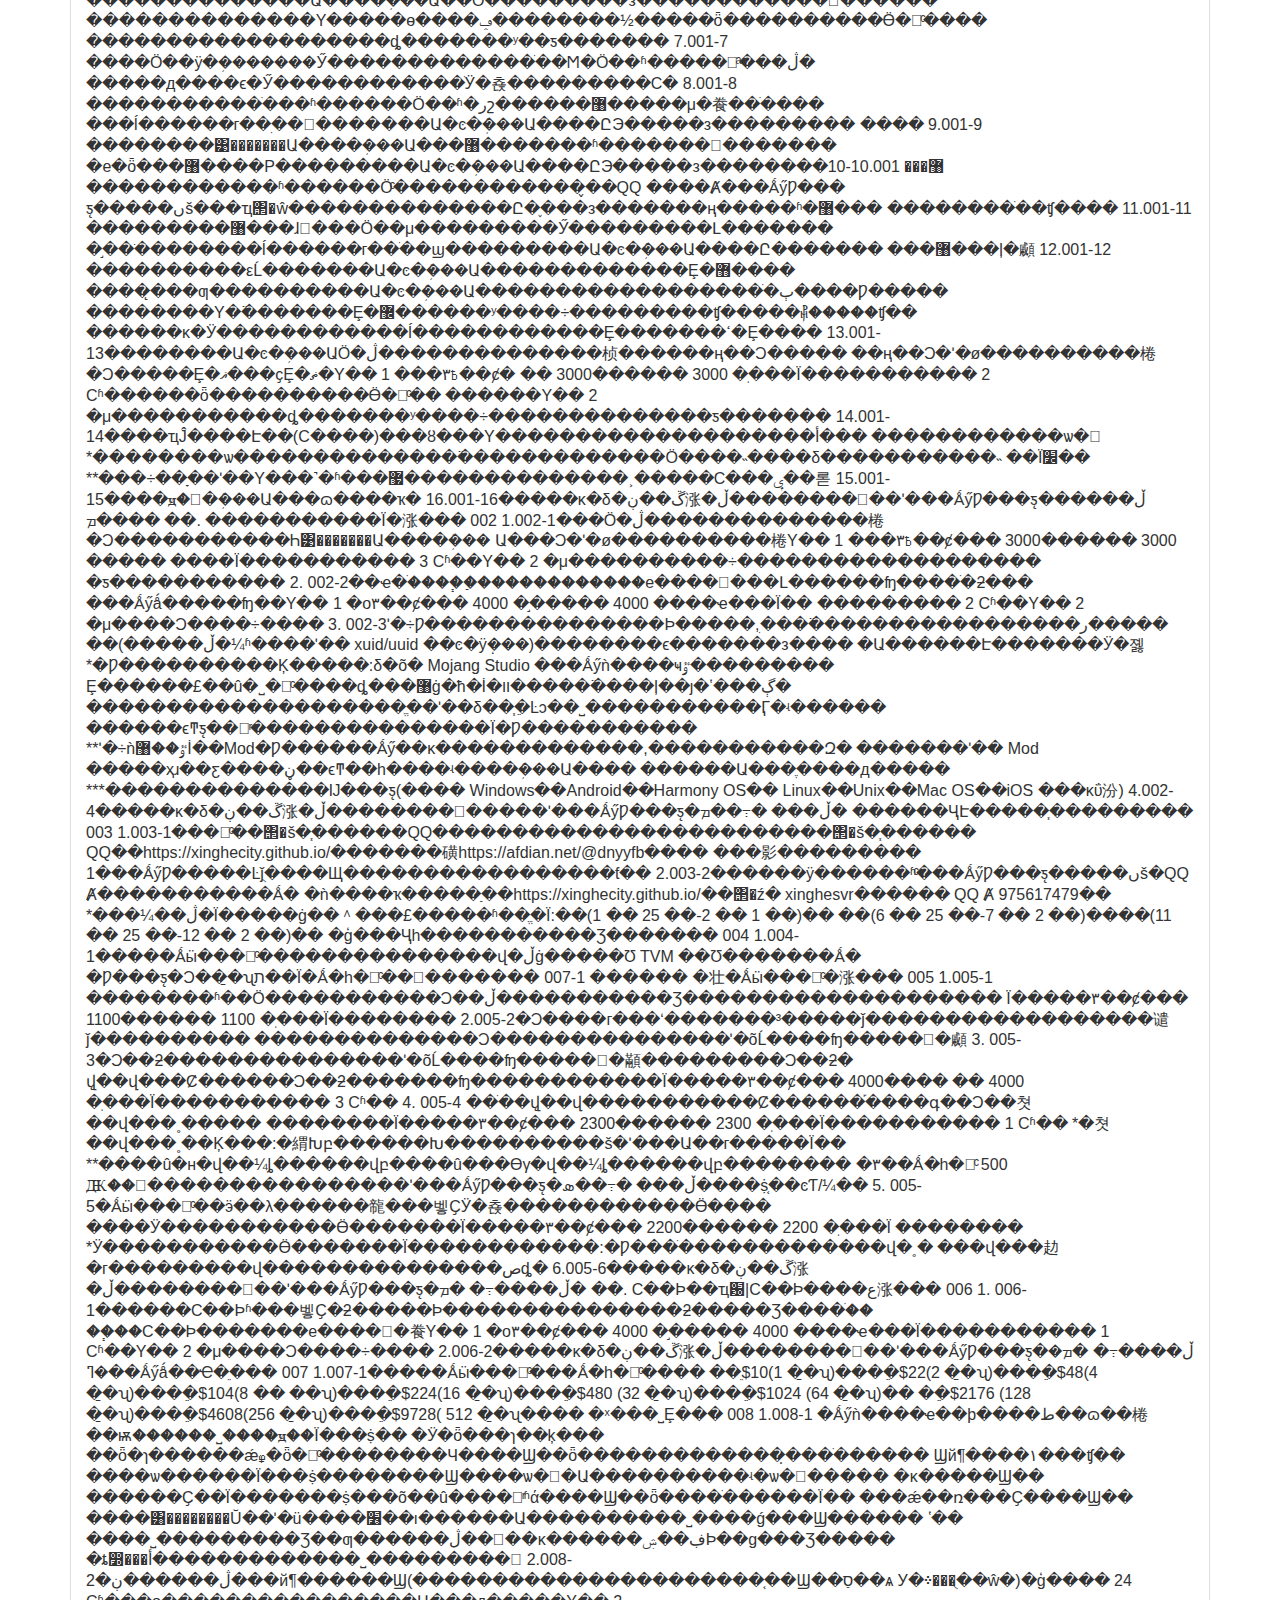
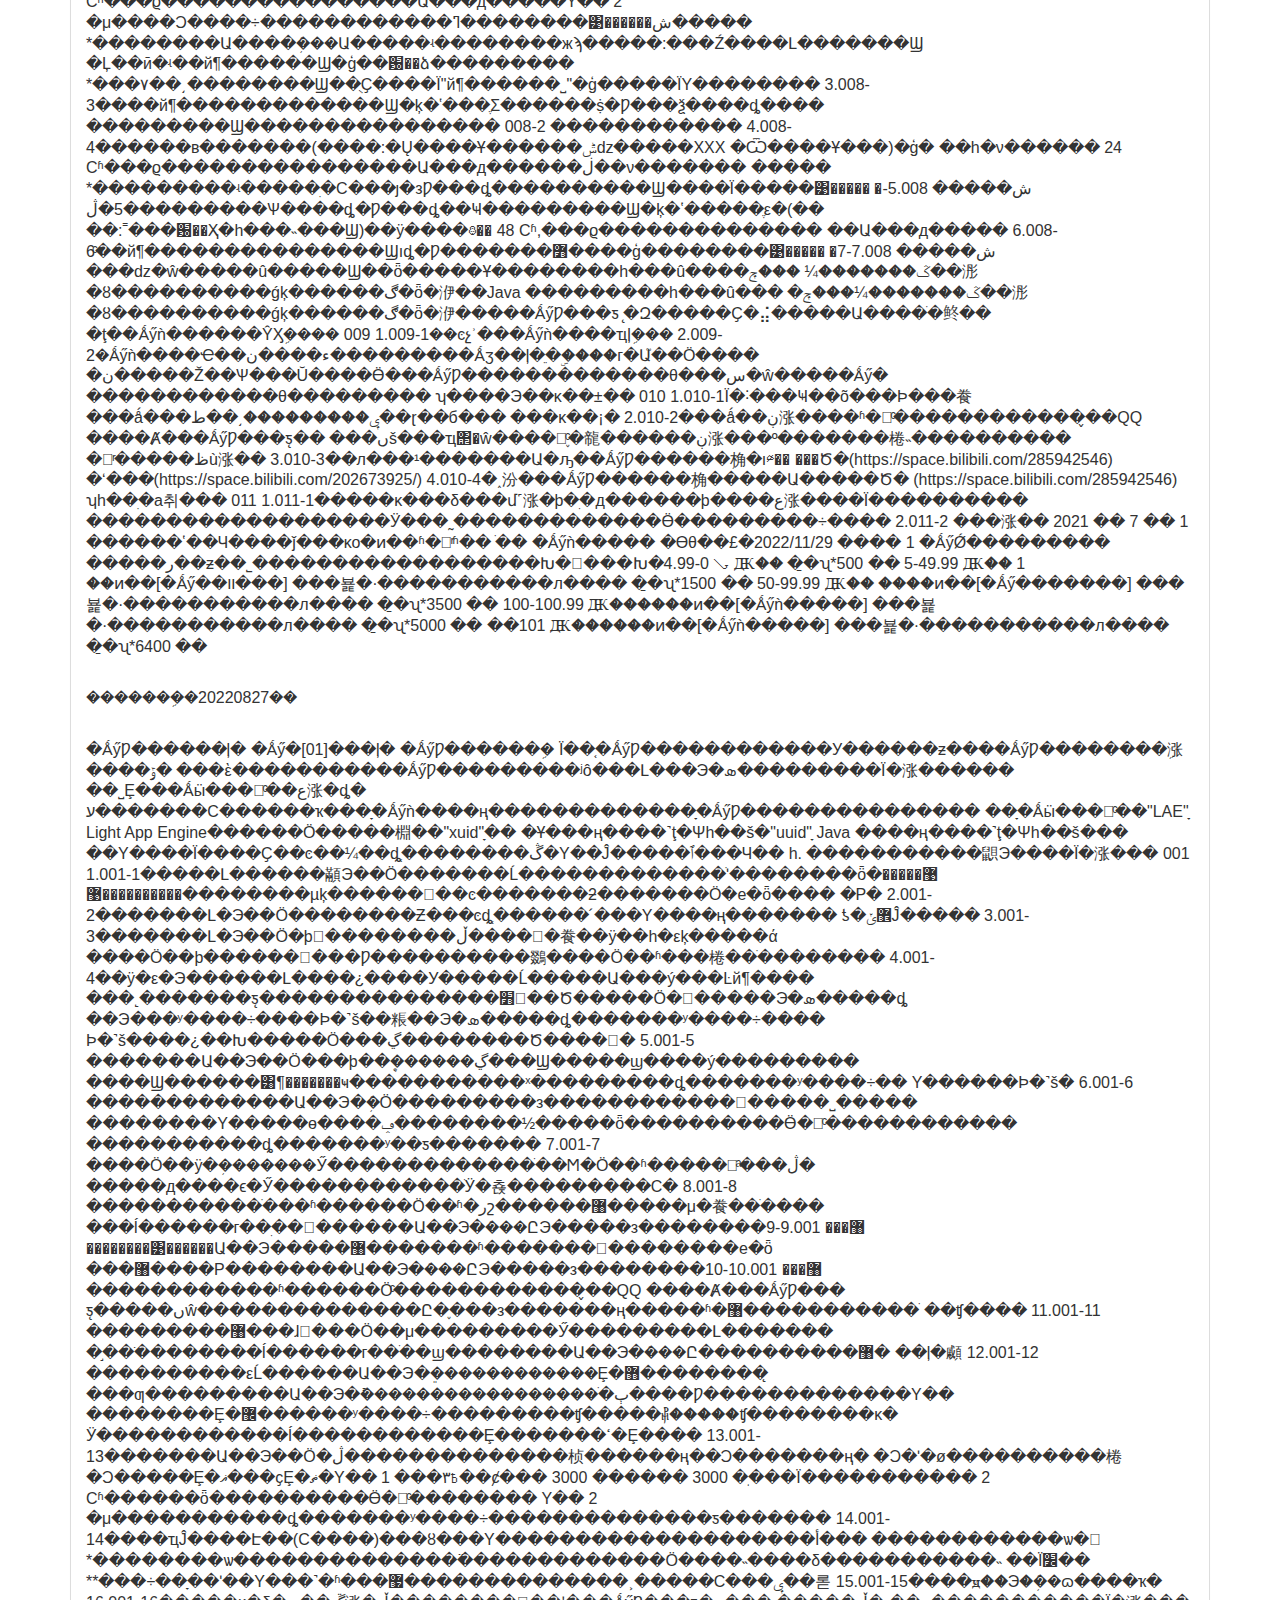
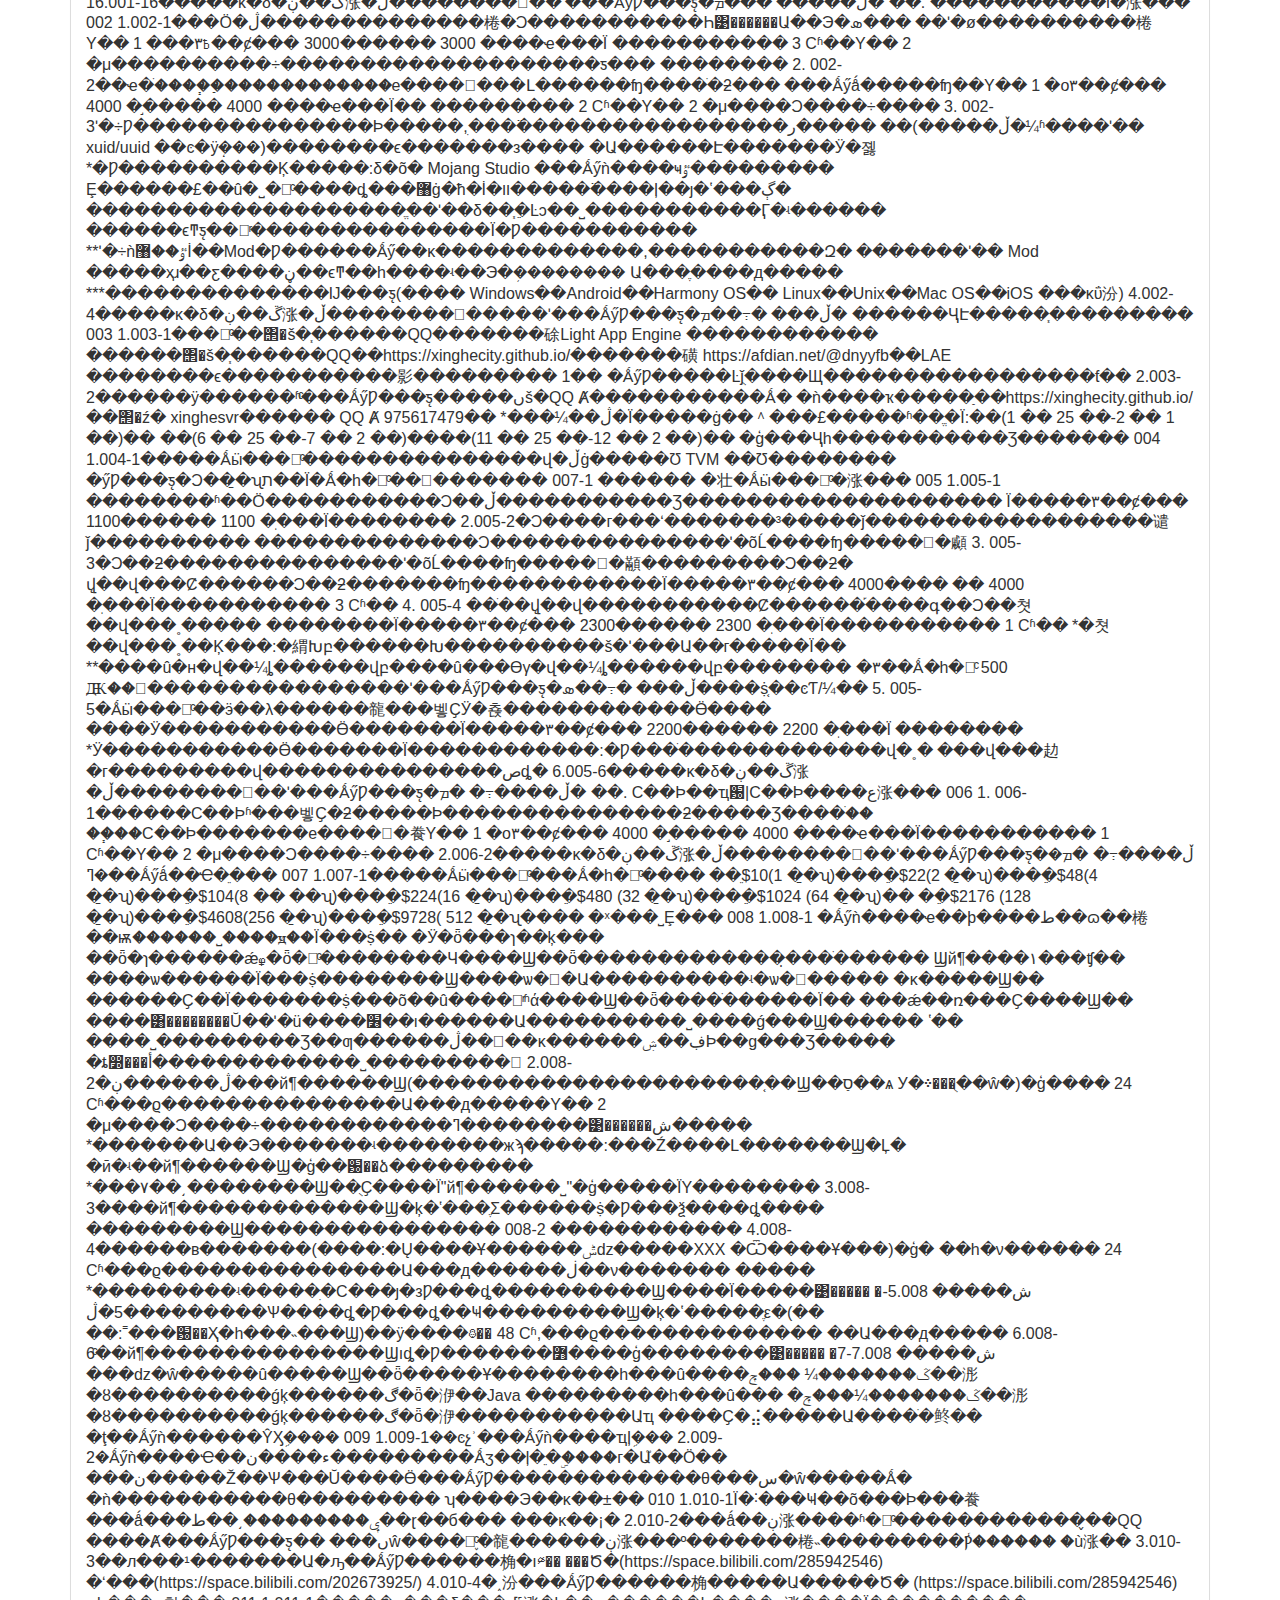
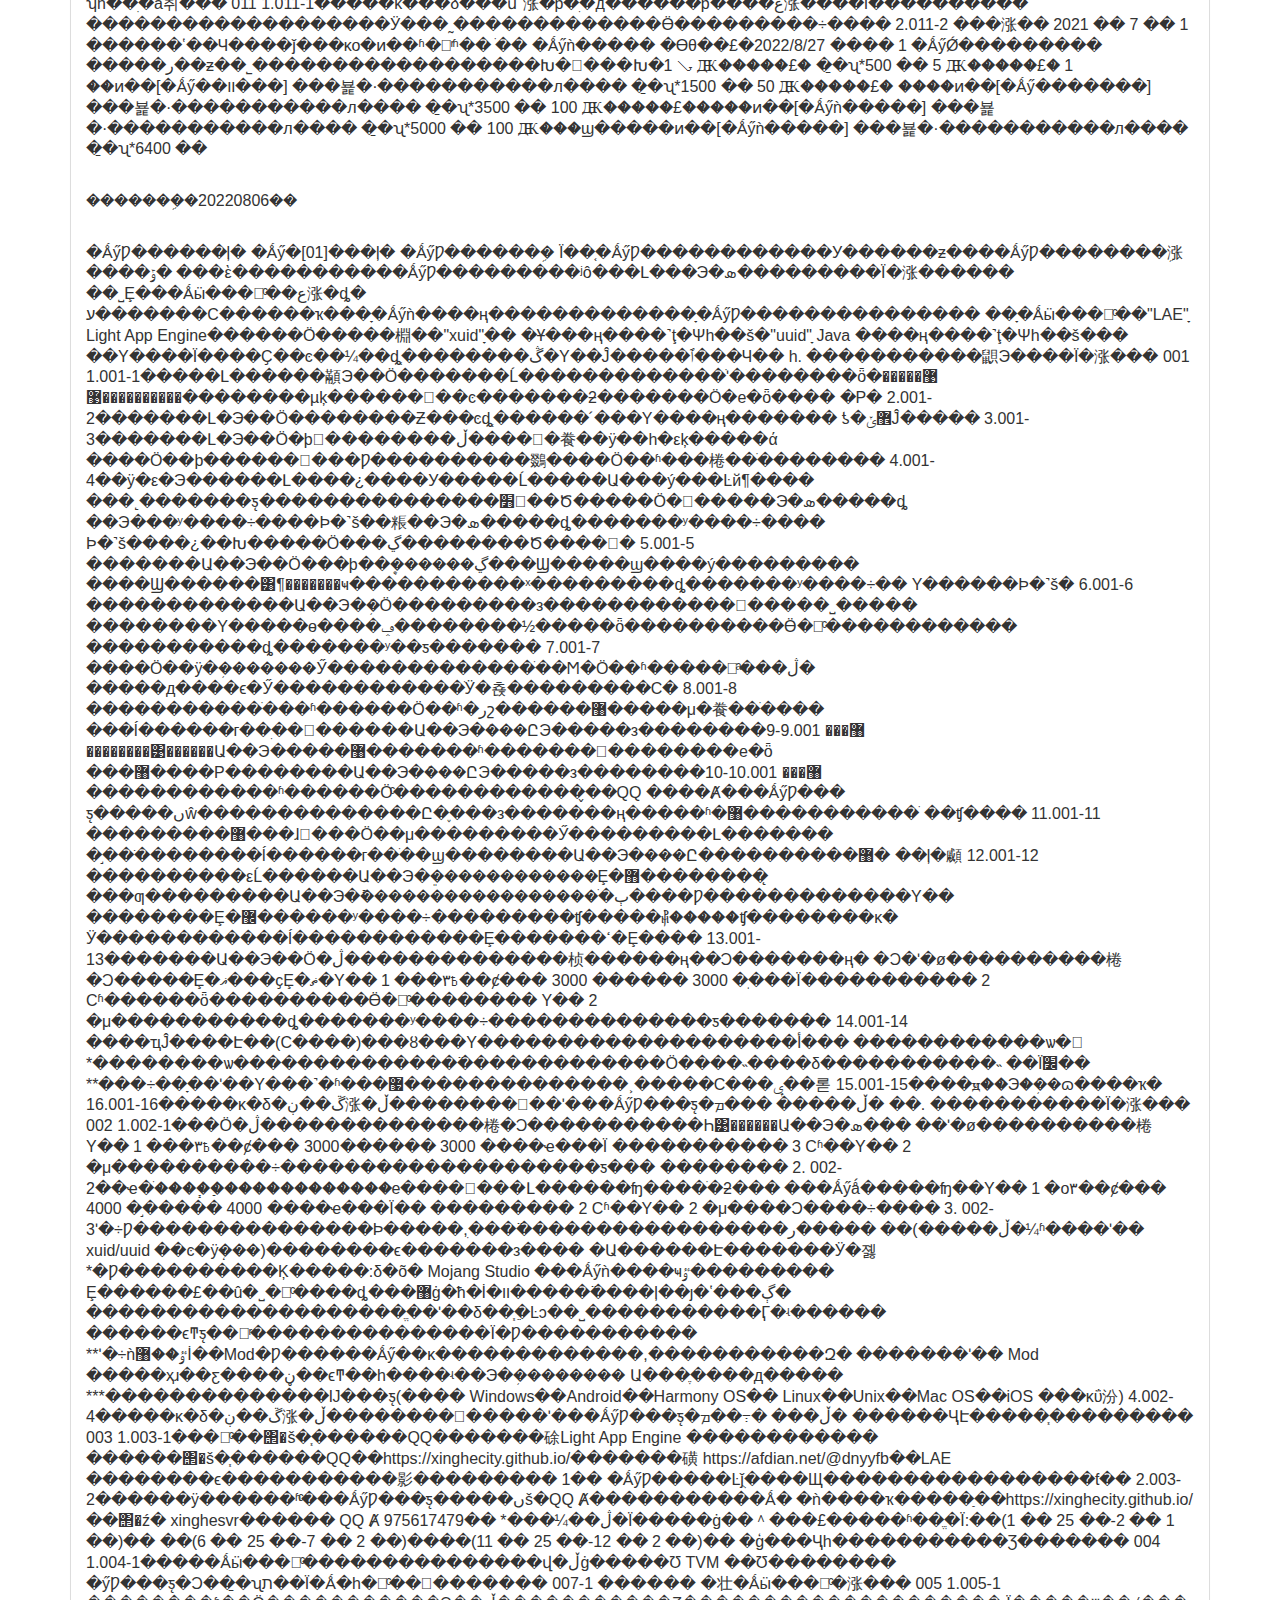
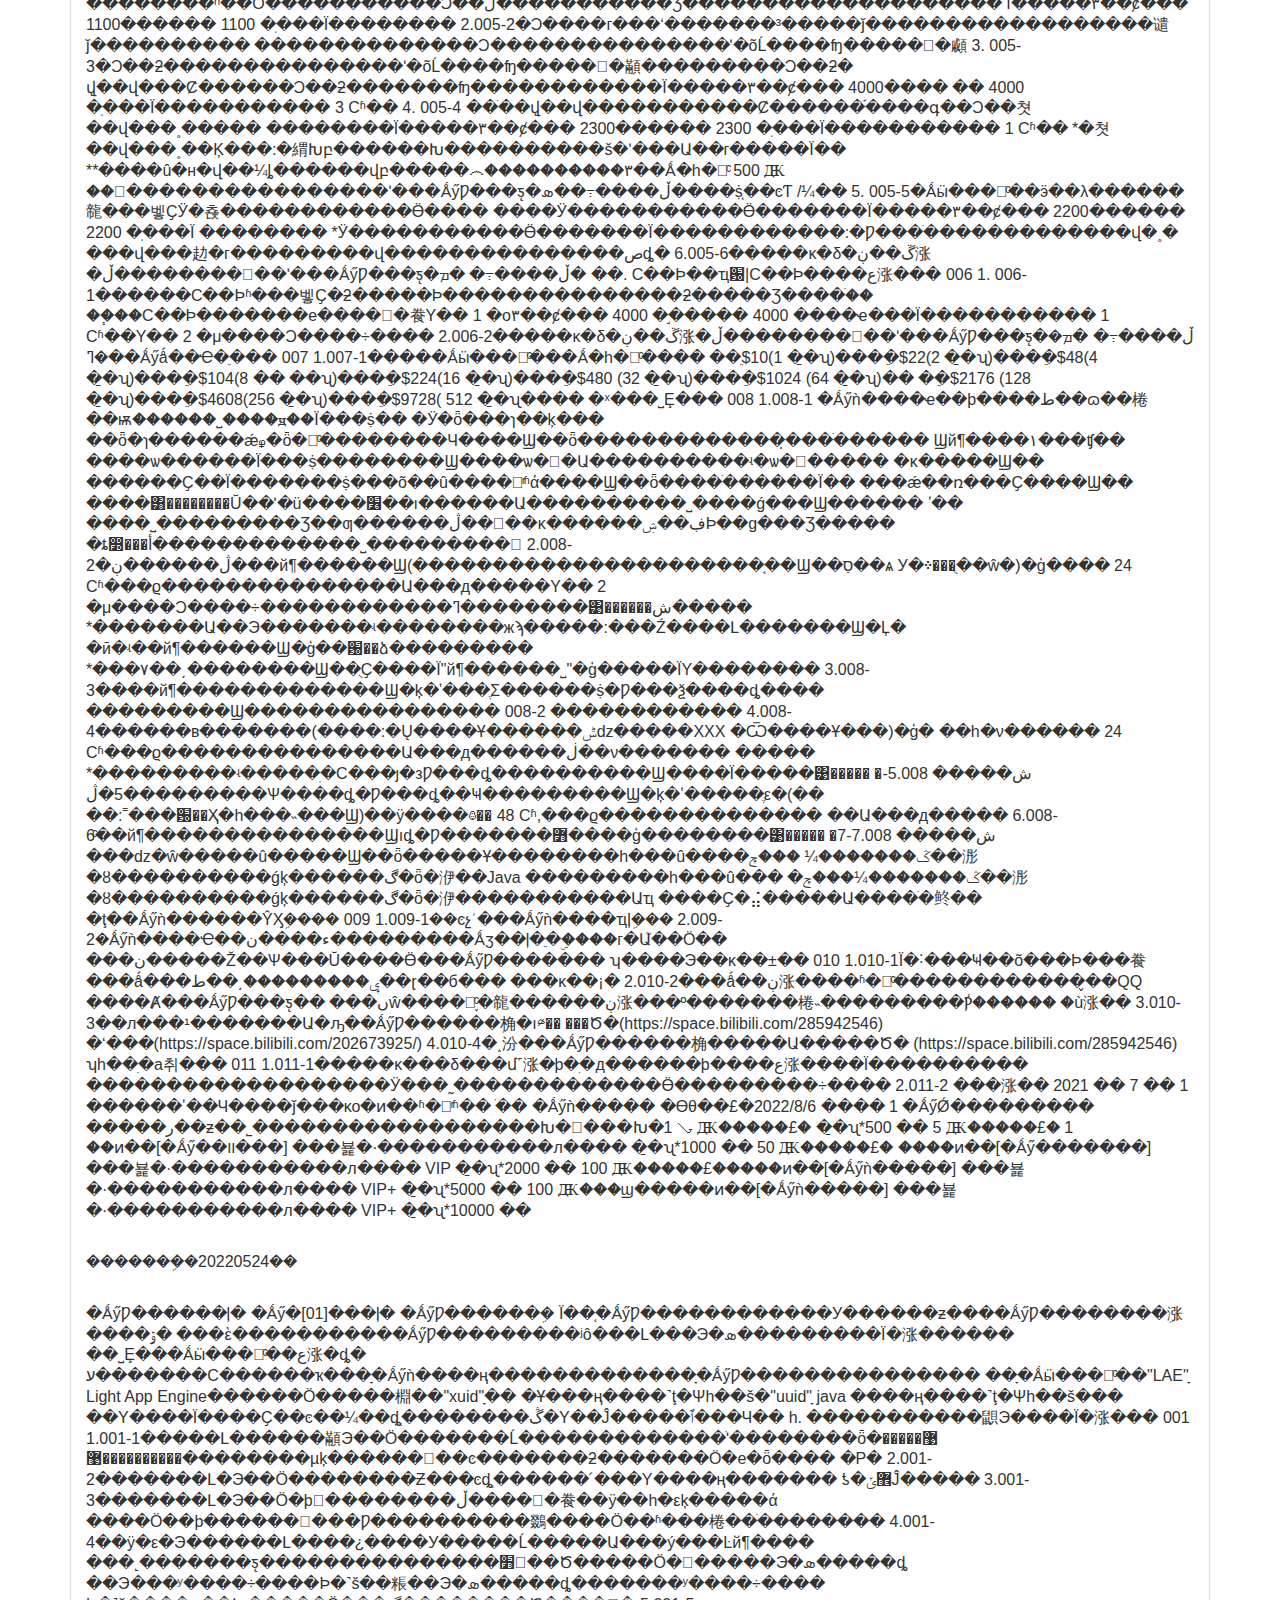
<file: jianzhang/index.html>
<!DOCTYPE html>
<html lang="en">

<head>
    <meta charset="UTF-8">
    <meta http-equiv="X-UA-Compatible" content="IE=edge">
    <meta name="viewport" content="width=device-width, initial-scale=1.0">
    <link rel="icon" sizes="82x82" href="../image/favicon.png">
    <title>�ǺӳǷ���ƽ̨</title>
    <!-- ���°汾�� Bootstrap �ļ� -->
    <link rel="stylesheet" href="../src/css/bootstrap.min.css">
    <script src="../src/js/jquery-3.6.1.min.js"></script>
    <script src="../src/js/bootstrap.min.js"></script>
    <!-- �Զ�����ʽ -->
    <link rel="stylesheet" href="../src/css/index.css">
</head>

<body>
    <!-- ������ -->
    <nav class="navbar navbar-default navbar-fixed-top">
        <div class="container-fluid">
            <!-- Brand and toggle get grouped for better mobile display -->
            <div class="navbar-header">
                <button type="button" class="navbar-toggle collapsed" data-toggle="collapse"
                        data-target="#bs-example-navbar-collapse-1" aria-expanded="false">
                    <span class="sr-only">Toggle navigation</span>
                    <span class="icon-bar"></span>
                    <span class="icon-bar"></span>
                    <span class="icon-bar"></span>
                </button>
                <a class="navbar-brand" href="/">�ǺӳǷ���ƽ̨</a>
            </div>

            <!-- Collect the nav links, forms, and other content for toggling -->
            <div class="collapse navbar-collapse" id="bs-example-navbar-collapse-1">
                <ul class="nav navbar-nav">
                    <li><a href="../index.html">��ҳ</a></li>
                    <li><a href="../subway/index.html">�Ǻӳǹ����ͨ</a></li>
                    <li><a href="../report/index.html">����/�ٱ�</a></li>
                    <li><a href="../ban/index.html">������</a></li>
                    <li><a href="https://dnyyfb.github.io/">��������վ</a></li>
                    <li><a href="https://space.bilibili.com/606741691/">Bվ��ҳ</a></li>
                    <li class="active"><a href="/jianzhang/index.html">�淶����</a></li>
                    <li><a href="../announce/index.html">����</a></li>
                    <li><a href="https://voice.baidu.com/act/newpneumonia/newpneumonia">��������</a></li>
                    <li><a href="../info/index.html">������ʵʱ��Ϣ</a></li>
                </ul>

            </div><!-- /.navbar-collapse -->
        </div><!-- /.container-fluid -->
    </nav>

    <!-- ���� -->
    <div class="container">

        <div class="row">
            <div class="text-center">
                <img src="../image/favicon.png" alt="..." class="img-rounded" style="height: 40px;">
                <h3 class="title">�ǺӳǷ���ƽ̨</h3>
            </div>
        </div>
        <br>
        <div class="">
            <div class="panel panel-default">
                <div class="panel-heading">
                    <span>�ǺӳǷ������ܹ�</span>
                </div>
                <div class="panel-body">
                    <p>�������ܹ�20221213��</p><br>
                    <p>
                        �ǺӳǷ������ļ�
                        �Ǻӳ�[01]���ļ�
                        �ǺӳǷ������ܹ�
                        Ϊ��֤�ǺӳǷ������������У������ƶ����ǺӳǷ��������ܹ涨����ݹ�
                        ���ὲ�����������ǺӳǷ���������ʲô���Լ��Թ�������Ա����������Ϊ�涨��
                        ������˽Ȩ���Ǻӹ����ͨ��ع涨�ȡ�
                        *�����С������ҡ���ָ�Ǻӳǹ����ң�������������ָ�ǺӳǷ���������������
                        ��ָ�Ǻӹ����ͨ��"xuid"ָ���Ұ���ң����˺ţ�Ψһ��š�"uuid"ָ Java
                        ����ң����˺ţ�Ψһ��š��κ�Υ����Ϊ����Ҫ��ͼ����Ƶȡ֤��������ڴ�
                        Υ��Ĵ�����ٱ���Ч��
                        һ. ��������������Ա����ܲ���Ա��Ϊ�涨��� 001
                        1.001-1�����Լ���������Ա����ܲ���ԱӦ�������Ĺ�������������ֹʹ������
                        ��ȫ�޹���������������޹��������µķ������𻵻��ͼ�������ƻ�������Ӧ
                        �е�ȫ�����Ρ�
                        2.001-2��������Ա�Լ���ܲ���ԱӦ��������Ƶ����ͼȡ֤������´���Υ����
                        �ң�������ƾ�޾ݽ��д���������������Ϸ�ڽ����ṩ��������(��Ӧ������
                        �� 2)�����ǺӳǷ���ƽ̨������;���ṩ�������뼰����Υ����Ϊ��
                        3.001-3��������Ա�Լ���ܲ���ԱӦ�ϸ񱣻��������ڵ�����飬��ÿ��һ��
                        �ķ�����ά����Ӧ��ϸ���������Ƿ����������鵽����Ӧ��ʱ���棬��ֹ
                        ��������
                        4.001-4��ÿ�εļ�ܲ���Ա����Լ����¿����У�����Ĺ�����Ա���ý���Ŀй
                        ¶���κ��˻�������ƽ̨���������������׻򴫲��Ծ�����Ӧ�𰸣����ڼ�ܲ�
                        ��Ա������ȡ����ܲ���Ա�ʸ����÷����Ϸ�˺š��粻�Ǽ�ܲ���Ա������
                        ȡ�������ʸ����÷����Ϸ�˺š����¿��Խ�����Ӧ���ڲ��������Ծ�����
                        ����
                        5.001-5 ��������Ա�ͼ�ܲ���ԱӦ���ϸ��ܷ������ڲ���Ϣ�����ϣ����ý���
                        �����ڲ���Ϣ������͸¶�������ҹ�������Ա������ˣ���������ȡ�������ʸ�
                        �����÷����Ϸ�˺š�
                        6.001-6 ��������������Ա����ܲ���Ա��Ӧ���������з������������������
                        ��������������Υ�����ɵ����ݡ��������½�����ȫ������ͨ�������������
                        ��� 1-7 �죬���������������ȡ�������ʸ��ƽ�������
                        7.001-7 ����Ӧ��ÿ�ܼ�������Ӳ�������������ֹ��Ϻ�Ӧ��ʱ������ͣ���ڷ�
                        �����д����ϵ�Ӳ������������ֹӰ�쵽���������С�
                        8.001-8 �����������ֹ���ʱ������Ӧ��ʱ�رշ������޸�����μ�飬��ֹ����
                        ���ĺ������г��ִ��󣬹�������Ա�ͼ�ܲ���Ա����ԸЭ�����з���������
                        ����
                        9.001-9 ��������͹�������Ա����ܲ���Ա���޸�������ʱ�������𻵣�������
                        �е�ȫ���޸����Ρ���������Ա�ͼ�ܲ���Ա����ԸЭ�����з��������޸���
                        10.001-10 ������������ʱ������Ӧͨ������������̬��QQ ����Ⱥ���ǺӳǷ���
                        ƽ̨�����ںš���ҵ΢�ŵ��������������Ը�֪���з�������ң�����ʱ�޸���
                        ��������ֹ��ʧ����
                        11.001-11 ���������޸���ɺ󣬷���Ӧ��μ���������Ӳ���������Լ�������
                        �֣���ֹ�������ĺ������г��ֹ��ϣ���������Ա�ͼ�ܲ���Ա����Ը�������
                        ���޸���ļ�顣
                        12.001-12 ����������εĹ�������Ա�ͼ�ܲ���Ա�������������Ȩ�޻����
                        ����̨���ƣ����������Ա�ͼ�ܲ���Ա������������������ֹ�ٻ����Ƿ�����
                        ��������Υ�߳�������Ȩ�޼������ʸ����÷���������ʧ�����⳥�����ʧ��
                        ������κ�Ӱ������������ĺ������������Ȩ�������ߵ�Ȩ����
                        13.001-13��������Ա�ͼ�ܲ���ԱӦ�ڷ��������������桢������ң��Ͻ�����
                        ��ң��Ͻ�ʹ�ø����������棬�Ͻ�����Ȩ�ޣ���ҫȨ�ޡ�Υ�� 1 ���߿۳��ȼ�
                        �� 3000������ 3000 �ֽ���Ϊ����������� 2 Сʱ������ȫ������ͨ��������
                        Υ�� 2 �μ�����������ȡ�������ʸ����÷��������������ƽ�������
                        14.001-14����ҵĴ����Է��(С����)���ȣ���Υ��������������������أ���
                        ������������ѡ�
                        *��������ѡ��������������߳�������������Ӧ����˵����δ���������Ӧ��
                        ��˵��Ϊ׼��
                        **���÷��ָ��ʹ��Υ���˺�/IP ��ַʱ���޷��������������˲�����С����
                        ���롣
                        15.001-15�κι�������Ա����ܲ���Ա�Ͻ�ԽȨ������ִ�бȵ�ǰ����Ȩ�޵Ĳ�
                        �����Ͻ�����˽���޸ġ��ⶨ��ʵ�з������滮���������滮�����ӷ������š�
                        �κ�������������ȷ������������Ա���Ͻ����ֹ��������λ���������Υ��
                        2 �μ����������÷����
                        *�������ϰ����������ڹٷ�һ���˺ŷ������������ݡ������ҳ�Աת��������
                        ��Ƶ�����ȡ���һ��������ȷ������Ա����������ȷ������
                        **ͬ����������ý�岿�������������⡣
                        16.001-16�����κ�δ�ڱ��ڹ涨�ڵ����������ʹ���ǺӳǷ���ƽ̨�ڵ�����
                        ���ܡ�
                        ��. �����������Ϊ�涨��� 002
                        1.002-1���Ӧ�ڷ��������������棬�Ͻ�����������Һ͹�������Ա����ܲ���
                        Ա���Ͻ�ʹ�ø����������棬Υ�� 1 ���߿۳��ȼ��� 3000������ 3000 �����
                        ����Ϊ����������� 3 Сʱ��Υ�� 2 �μ����������÷�������������������
                        �ƽ�����������
                        2. 002-2��ҽ�ֹ����֧�ַ������������е�������Լ������ʩ����ֹ�ƻ���
                        ���Ǻӳǻ�����ʩ��Υ�� 1 �ο۳��ȼ��� 4000 �֣����� 4000 ����ҽ���Ϊ��
                        ��������� 2 Сʱ��Υ�� 2 �μ����Ͻ����÷����
                        3. 002-3ʹ�÷Ƿ���������������Ϸ�����,ִ���߳�����������������ر�����
                        ��(�����ڵ�¼ʱ����ʹ�� xuid/uuid ��ͼ�ӱܴ���)��������ϵ�������з����
                        �Ա������Է�������Ӱ�졣
                        *�Ƿ����������Ķ�����:δ�õ� Mojang Studio ���Ǻӳǹ����ҹٷ���������
                        Ȩ������£��û�˽��ͨ����ȡ���޸ġ�ħ�İ�װ�����߳����ļ��ȷ�ʽ���ڳ�
                        ��������������������ֱ��ʹ��δ��֧�ֵĿͻ��˽�����������Ӷ�ʵ������
                        ������ϵͳƽ̨���ͬ���������������Ϊ�Ƿ�����������
                        **ʹ�÷ǹٷ��޸İ��Mod�Ƿ������Ǻӳ��κ�������������,�����������Զ�
                        �������ʹ�� Mod �����ҳɹ��ƹ����ڼ��ϵͳ��һ����ʵ����ܲ���Ա����
                        ������Ա���ֶ����д�����
                        ***��������������Ĳ���ƽ̨(���� Windows��Android��Harmony OS��
                        Linux��Unix��Mac OS��iOS ���κΰ汾)
                        4.002-4�����κ�δ�ڱ��ڹ涨�ڵ�������������ʹ���ǺӳǷ���ƽ̨�ڵ���
                        �߹��ܡ�
                        ������ҶԷ�����֧��������� 003
                        1.003-1����ͨ��΢�š�֧������QQ�������������������������΢�š�֧������
                        QQ��https://xinghecity.github.io/�������磺
                        https://afdian.net/a/xinghecity�������影��������� 1���ǺӳǷ�����Ŀǰ
                        ֻ����Щ�����������������ƭ��
                        2.003-2������ÿ������ʱͨ���ǺӳǷ���ƽ̨�����ںš�QQ Ⱥ�����������Ǻ�
                        �ǹ����ҡ�����ַ��https://xinghecity.github.io/��΢�ź� xinghesvr������
                        QQ Ⱥ 975617479��
                        *���¼��ڷ�Ϊ�����ġ���������£�����ʱ��ֱ�Ϊ:��(1 �� 1 ��-3 �� 1 ��)��
                        ��(8 �� 1 ��-9 �� 1 ��)����(10 �� 1 ��-10 �� 7 ��)����(11 �� 1 ��-12 �� 1 ��)��
                        �ģ���Ҷһ�����������Ʒ������� 004
                        1.004-1�����Ǻӹ����ͨ���������������վ�ڵġ�����Ʊ TVM ��Ʊ�������Ǻ�
                        �Ƿ���ƽ̨�Ͻ��̱�ʯת��Ϊ�Ǻ�һ��ͨ��������� 007-1 ������
                        �壮�Ǻӹ����ͨ�涨��� 005
                        1.005-1 ��������ʱ��Ӧ�����������Ͻ��ڵ�����������Ʒ��������������������
                        Ϊ�����۳��ȼ��� 1100������ 1100 �ֽ���Ϊ��������
                        2.005-2�Ͻ����г���ʻ�������³�(Java �˳����� Shift���Ը��˶����λΪ׼��
                        ���Ҷ��뿪��)����ǰ���������޻��Ҷˣ�������������谴ǰ���������Ͻ�
                        ������������Ͻ���������������ʹ�õĹ����ʩ������顣����������Ϊ��
                        ���۳��ȼ��� 1000������ 1000 �ֽ���Ϊ��������
                        3. 005-3�Ͻ��ƻ���������������ʹ�õĹ����ʩ������顢���������Ͻ��ƻ�
                        վ̨��վ���Ȼ������Ͻ��ƻ�������ʩ������������Ϊ�����۳��ȼ��� 4000����
                        �� 4000 �ֽ���Ϊ����������� 24 Сʱ��
                        4. 005-4 ��ֹ��վ̨��վ�����������Ȼ������֡����գ��Ͻ��쳣��/��վ���˳���
                        ����������Ϊ�����۳��ȼ��� 2300������ 2300 �ֽ���Ϊ����������� 1 Сʱ��
                        *�쳣�˳��Ķ���:�緭Խբ������Խ����������š�ʹ���Ա��г�����Ϊ��
                        **����û�н�վ��¼ȴ������վբ����û���ϴγ�վ��¼ȴ������վբ��������
                        �۳��Ǻ�һ��ͨ 500 Ԫ������������������ʹ���ǺӳǷ���ƽ̨�ڵ���
                        �߹��ܣ����ṩ֤��ͼƬ/¼��
                        ***�۳��ȼ��ֺͷ�����������쳣��/��վ��
                        5. 005-5�Ǻӹ����ͨ��ӭ��λ������㡣���벻ҪӰ�쵽������������Ӫ����
                        ����Ӱ�����������Ӫ�������Ϊ�����۳��ȼ��� 2200������ 2200 �ֽ���Ϊ
                        ����������� 15 ���ӡ�
                        *Ӱ�����������Ӫ�������Ϊ������������:�Ƿ���ֹ�������������վ�˳�
                        ���վ���赲�г���������վ���������������صȡ�
                        6.005-6�����κ�δ�ڱ��ڹ涨�ڵ����������ʹ���ǺӳǷ���ƽ̨�ڵ����߹�
                        �ܡ�
                        ��. С��Ϸ��ҵ԰|С��Ϸ����ع涨��� 006
                        1. 006-1������С��Ϸʱ���벻Ҫ�ƻ�����Ϸ���������������ƻ�����Ʒ����ֹ��
                        ��֧��С��Ϸ�������е�����飬Υ�� 1 �ο۳��ȼ��� 4000 �֣����� 4000
                        ����ҽ���Ϊ����������� 1 Сʱ��Υ�� 2 �μ����Ͻ����÷����
                        2.006-2�����κ�δ�ڱ��ڹ涨�ڵ����������ʹ���ǺӳǷ���ƽ̨�ڵ����߹�
                        �ܡ�
                        �ߣ��Ǻӳǻ��Ҽ�ֵ��� 007
                        1.007-1�����Ǻӹ����ͨ���Ǻ�һ��ͨ����
                        ��ֵ$10(1 �̱�ʯ)����ֵ$22(2 �̱�ʯ)����ֵ$48(4 �̱�ʯ)����ֵ$104(8 ��
                        ��ʯ)����ֵ$224(16 �̱�ʯ)����ֵ$480 (32 �̱�ʯ)����ֵ$1024 (64 �̱�ʯ)��
                        ��ֵ$2176 (128 �̱�ʯ)����ֵ$4608(256 �̱�ʯ)����ֵ$9728( 512 �̱�ʯ����
                        *�˴���Ԫ���Ž�Ϊ��Ϸ�м����������ڱ��涨�м�ơ�Ԫ��������ʵ���ҡ�����
                        �������κι�����
                        **�����ʽ��� Java �ˡ�
                        �ˣ���˽Ȩ��� 008
                        1.008-1 �Ǻӳǹ����ҽ��ϸ����ط��ɷ��棬��ѭ������˽����ԭ��Ϊ���ṩ��
                        �Ӱ�ȫ���ɿ��ķ���
                        ��ȫ�ɿ������ǽ߾�ȫ��ͨ��������Ч����Ϣ��ȫ�������������̣���ֹ������
                        Ϣй¶����١���ʧ��
                        ����ѡ������Ϊ���ṩ��������Ϣ����ѡ��Ա����������ʵ�ѡ�񣬹�����
                        �ĸ�����Ϣ��
                        ������Ҫ��Ϊ�������ṩ���õ��û����飬ͬʱά����Ϣ��ȫ����ֹ������Ϊ��
                        ���ǽ��ռ���Ҫ����Ϣ��
                        ����͸��������Ŭ��ʹ�ü����׶��ı������Ա����������˽����ǵ���Ϣ������
                        ʽ��
                        ����˽���������Ʒ��ƣ������ڷ��񿪷��ĸ������ڣ��ۺϷ��ɡ���Ʒ�����
                        �ȶ෽���أ�������������˽���������
                        2.008-2�ڷ������ڹ���й¶������Ϣ(����������������������֤��Ϣ��סַ��ѧ
                        У�༶���ֻ��ŵ�)�ģ���� 48 Сʱ���ϱ����������������Ա���д�����Υ��
                        2 �ν����÷������������ߣ��������͹������ش�����
                        *��������Ա����ܲ���Ա�����ʵ��������жϡ�����:���Ź����Լ�������Ϣ
                        �Ļ��ӣ�ʵ��й¶������Ϣ�ģ��԰��ձ���������
                        *���۷��͵��������Ϣ��ֻҪ����Ϊ"й¶������˽"�ģ�����ΪΥ��������
                        3.008-3����й¶�������������Ϣ�ķ�ʽ���ֶΣ������ṩ�Ƿ���ѯ����ȡ����
                        ���������Ϣ���������������� 008-2 ������������
                        4.008-4������в�������(����:�Ų����Ұ������ݰǳ�����XXX �Ѿ����Ұ���)�ģ�
                        ��һ�ν������ 72 Сʱ���ϱ����������������Ա���д������ڶ��ν�������
                        �����
                        *���������ʵ�����ִ�С���ȷ�зǷ���ȡ����������Ϣ����Ϊ�����͹�����
                        �ش�����
                        5.008-5�ڷ���������Ѱ����ȡ�Ƿ���ȡ��Ҹ���������Ϣ�ķ�ʽ�����ֶε�(��
                        ��:˭���԰��Ҳ�һ���˵���Ϣ)�����ʵ�����÷��,���ϱ����������������Ա
                        ���д�����
                        6.008-6ͨ��й¶���������������Ϣıȡ�Ƿ�������߻����ģ��������͹�����
                        �ش�����
                        7.008-7 ���ǳ�ŵ�����û�����Ϣ��ȫ�����Ұ��������һ���û����ݣ�������¼
                        ���ݼ��浵�ȣ����������ǵķ������ڰ�ȫ�洢��Java ���������һ���û���
                        �ݣ�������¼���ݼ��浵�ȣ����������ǵķ������ڰ�ȫ�洢�����ǺӳǷ���ƽ
                        ̨(�þ��Ƽ�����ƽ̨)�Զ�����Ҫ�⣬�����Ա����ֹ�鿴��
                        �ţ�����������ƶȱ�� 009
                        1.009-1������������ȫ�����ݣ�ʵ�� 24 Сʱ����һ�α��ݡ����з�����ʵ�н�
                        �������ơ�
                        *���������ƣ���������Ϸ�������������2 ̨�ſ�ʵ�н��������ơ�����������
                        ʵ��ʱ��ÿ̨������֮���� 1 Сʱ����������ʱ���ƶ��÷������������ǰ��
                        ��һ���������� #1 ���������賿 3:00 �Զ���������#2 ���������賿 4:00 ��
                        ��������#3 ���������賿 5:00 �Զ�����������ʱ������ϸʱ�̱������Ͻ�Ϊ��
                        ����
                        2.009-2������ý�岿����֧����Ƭ�轫�����ļ�(����[������]�����ļ���������
                        �ġ����塢[������]������ԭƬ)������͵��������������������������ݡ�
                        3.009-3���ڹ滮ͼ���轫�����ļ�(����[������]�����ļ��������زġ����塢[��
                        ����]������ԭͼ)������͵��������������������������ݡ�
                        4.009-4���ڷ�������Ʒ�������Ƿ�������ͣ�����������ṩ����(��������ϸ��
                        Ϣ[ʵ����������ͺš���ϸӲ�����á�IP ��ַ��ʵ��λ�á�����ϵͳ�����п�
                        ��;������Ӧ������Ϣ���ȶ��ԡ���ʹ��ʱ�����Ʒ������������̡�Ӳ�����á�
                        IP ��ַ������ϵͳ�����п���;������Ӧ������Ϣ���ȶ��ԡ���ʹ��ʱ��])����
                        �Ǽǣ����ͨ����Ͷ��ʹ�á�
                        5.009-5�������²������¡�����������ʹ�÷������ɵ�ģ�壬�༭��Ϻ��轫��
                        ���ļ�(����[������]�����ļ��������زġ����塢[������]ԭ���ĵ�)�������
                        ���������������������������ݼ�����׼�����Ͻ����²���Աδ�����������޸ġ�
                        ��д���������⡣�Ͻ����е����ʾ��ǵ�ƽ̨�������ɷ���������ÿ����ȫ����
                        ��дһ�����⣬ÿ��������Ŀ����΢����
                        6.009-6���ڹ���������ܲ���ÿ���豨�湤��״��(�������ܲ������������½�/
                        ��С�����������������÷�����������¾������������¿۳��ȼ���������������
                        �����ṩ���÷����ϸ����[���������uuid/xuid�����ʱ�䡢�������롣])��
                        7.009-7���ڼ�������ÿ����һ��������轫��������ļ��������������������
                        ���������������ݼ����߲���/ʹ�á��Ͻ����н��²��Ͷ��ʹ�á��������ֿ�
                        ѡ�����ṩ���ͼ����Ϣ���������ṩ�����ļ�����Ӧ֧�֡�
                        ʮ���Ǻӳǹ������ŶӼܹ���� 010
                        1.010-1��ͼչʾ���Ǻӳǹ����ҵļܹ���
                        2.010-2�Ǻӳǹ����Ҽ��ء����ﻥ���������Ǻӡ��ļ�ֵ�ۣ����г�Ա֮��Ӧ����
                        �ﻥ�����Ž��Ѱ���Ŭ����Ӫ���ǺӳǷ�������������θ���س�ŵ�����Ǻӳ�
                        ������������θ���������
                        3.010-3���ⲿ�ų�Ա�˳��Ǻӳǹ�����ʱ����Ӧ�˺ż� IP ��ַ�����˳�֮����
                        ���� 7 �챣���ڡ��������ڽ����ܽ�������������¼��빤���ҡ���¼�ǺӳǷ�
                        ��ƽ̨�ȡ������ڽ����������������
                        4.010-4ÿλ�����Ǻӳǹ����ҵĳ�Ա�����յ������½���͹�����ŵ��ʼ�����
                        �γ�Ա�Ĺ�������Ͻ�й¶����ͼ�漰���������ǿ��Ҫ����룬�Ͻ����͸���
                        ���ˡ���һ��Υ��������ֹͣһ������Ϸ���������У���Υ����Ա�����±�ţ�
                        ԭ��ŷ������ڶ���Υ��������ֹͣһ������Ϸ���������У�����Υ����Ա����
                        �ʸ����÷����ԭ��ŷ����������ʧ�����⳥�����ʧ��������κ�Ӱ���
                        ���������ĺ������������Ȩ�������ߵ�Ȩ����
                        *�˳������Һ�˹涨��Ȼ��Ч��������ı���԰��մ˹涨������
                        ʮһ����Э��ĸ��±�� 011
                        1.011-1Ϊ�˸���Ҹ��õ���Ϸ���飬���ǻ���ݷ���������͵��ط��ɽ��б���
                        ���ĸ��¡�
                        2.011-2���ǻ��ڹ涨����ʱ��ͨ������������̬��QQ ����Ⱥ���ǺӳǷ���ƽ̨��
                        ���ںš���ҵ΢�ŵ�����֪ͨ�㡣������ڹ涨���º�������棬˵����������
                        ��ͬ�����ظù涨��
                        3.011-3��л���¹�������Ա�ԡ��ǺӳǷ������ܹ桷�ı༭�������
                        ���Ծ�(https://space.bilibili.com/285942546)
                        �ʻ���(https://space.bilibili.com/202673925/)
                        eRicky(https://space.bilibili.com/3493082009962930/)
                        4.011-4�˰汾���ǺӳǷ������ܹ桷�����Ա�����Ծ�
                        (https://space.bilibili.com/285942546)
                        ʮ����ִ�а취��� 012
                        1.012-1�����κ���δ���մ˹涨�ϸ�ִ�д������ϸ����ع涨����Ϊ��������Ӧ
                        �涨��������������Ӱ���˷�������������Ӫ���������÷����
                        2.012-2 ���涨�� 2021 �� 7 �� 1 ������ʽ��Ч����ǰ���κο�ͷ��ʱ�涨ͬʱ��
                        ֹ��
                        �Ǻӳǹ�����
                        �ϴθ��£�2022/12/13
                        ���� 1
                        �ǺӳǾ���������
                        �����ر��ƶ��˾������������������Խ�󣬽���Խ�ࡣ
                        0-4.99 Ԫ�� �̱�ʯ*5000 ��
                        5-49.99 Ԫ�� 1 ��ͷ��[�Ǻӳ��װ���]
                        ���뵱�·�����������л����
                        �̱�ʯ*10000 ��
                        50-99.99 Ԫ�� ����ͷ��[�Ǻӳ�������]
                        ���뵱�·�����������л����
                        �̱�ʯ*30000 ��
                        100-100.99 Ԫ������ͷ��[�Ǻӳǹ�����]
                        ���뵱�·�����������л����
                        �̱�ʯ*60000 ��
                        ��101 Ԫ������ͷ��[�Ǻӳǹ�����]
                        ���뵱�·�����������л����
                        �̱�ʯ*65535 ��
                        ���� 2
                        ����/���������Ӧ����������
                        ��������Ⱶ�������׵�����Ӱ����Ϸ�����͹�ƽ�Ե���Ϊ���Ǻӳǹ���
                        ���Ƴ��˴��봦�����ơ�������ǺӳǷ������ܹ桷001-2 ������
                        [XHCP ��������]
                        ��XHCP1001��ʹ�ÿ�ѧ�ҵȵ������ⲿ�����������������͵ĵ��������׸���
                        �����������������ڷ��죬���ܣ��ݵصȣ�
                        *���л����񹲺͹��̷����ڶ��ٰ�ʮ������Υ�����ҹ涨���Լ������Ϣϵ
                        ͳ���ܽ���ɾ�����޸ġ����ӡ����ţ���ɼ������Ϣϵͳ�����������У���
                        �����صģ���������������ͽ�̻��߾��ۣ�����ر����صģ���������������
                        ͽ�̡�Υ�����ҹ涨���Լ������Ϣϵͳ�д洢���������ߴ�������ݺ�Ӧ��
                        �������ɾ�����޸ġ����ӵĲ�����������صģ�����ǰ��Ĺ涨����������
                        ����������������������ƻ��Գ���Ӱ������ϵͳ�������У��������
                        �ģ����յ�һ��Ĺ涨��������λ��ǰ������ģ��Ե�λ�д����𣬲�����ֱ
                        �Ӹ����������Ա������ֱ��������Ա�����յ�һ��Ĺ涨������
                        ��XHCP1002������ʹ����Ϸ©����δʹ���ⲿ������������������������Ϸ��
                        ģ�飬�������������ϵͳ©�����Ƿ������Ʒ���Ƿ�ˢȡ��Ʒ���Ƿ���Ϸ������
                        *���л����񹲺͹��̷����ڶ�����ʮ���������Թ�˽�������ϴ�ģ�
                        ���߶�ε��ԡ��뻧���ԡ�Я���������ԡ����Եģ���������������ͽ�̡���
                        �ۻ��߹��ƣ��������ߵ�������;����޴����������������ڵģ�����������
                        ʮ����������ͽ�̣���������;�����ر�޴�����������ر�������ڵģ���ʮ
                        ����������ͽ�̻�������ͽ�̣������������û�ղƲ���
                        **���������踶�Ѳ�����
                        ��XHCP1003�����쿨�������������������������쿨�������Ѿ�������ɣ���
                        �Է�����������ش�Σ��������ش���ʧ��
                        *���л����񹲺͹��̷����ڶ��ٰ�ʮ������Υ�����ҹ涨���Լ������Ϣ
                        ϵͳ���ܽ���ɾ�����޸ġ����ӡ����ţ���ɼ������Ϣϵͳ�����������У�
                        ������صģ���������������ͽ�̻��߾��ۣ�����ر����صģ�������������
                        ��ͽ�̡�Υ�����ҹ涨���Լ������Ϣϵͳ�д洢���������ߴ�������ݺ�Ӧ
                        �ó������ɾ�����޸ġ����ӵĲ�����������صģ�����ǰ��Ĺ涨��������
                        ������������������������ƻ��Գ���Ӱ������ϵͳ�������У��������
                        �ģ����յ�һ��Ĺ涨��������λ��ǰ������ģ��Ե�λ�д����𣬲�����ֱ
                        �Ӹ����������Ա������ֱ��������Ա�����յ�һ��Ĺ涨������
                        **��������(��ѹ������)���⡣
                        ��XHCP1004�����ɢ��δ���ٷ�֤ʵ����Ϣ������ɫ�����ݣ��ֲ����壬а
                        �����ݵȣ������������ڸ��಻ʵ��Ϣ������������ζ����Ϣ���ֲ�������Ϣ
                        �ȣ�
                        *���л����񹲺͹��̷�����һ�ٶ�ʮ��֮��������ֲ����塢�������塢ɿ��
                        ʵʩ�ֲ�����������ɢ������ֲ����塢���������ͼ�顢��Ƶ��Ƶ����
                        ����������Ʒ������ͨ�����ڡ�������Ϣ�ȷ�ʽ����ֲ����塢�������壬����
                        ɿ��ʵʩ�ֲ���ģ���������������ͽ�̡����ۡ����ƻ��߰�������Ȩ������
                        ������������صģ���������������ͽ�̣������������û�ղƲ���
                        **���л����񹲺͹��̷����ڶ��پ�ʮһ��֮һ�ڶ��������ٵ����顢���顢
                        ���顢���飬����Ϣ�����������ý���ϴ�����������֪�����������Ϣ������
                        ����Ϣ�����������ý���ϴ��������������������ģ���������������ͽ�̡�
                        ���ۻ��߹��ƣ�������غ���ģ�����������������������ͽ�̡�
                        ***���л����񹲺͹��̷����ڶ�����ʮ������������̰�����ָ���Ա�����
                        ������������Ȼ�������˻���������ʵ�̰����ˣ�������صģ���������������
                        ͽ�̡����ۡ����ƻ��߰�������Ȩ����
                        ****���л����񹲺͹��ΰ��������������ڶ�ʮ��������������Ϊ֮һ�ģ�����
                        ������ʮ�����¾��������Բ������Ԫ���·����ڽ���ģ����������¾���
                        �������Ԫ���·��
                        ��һ��ɢ��ҥ�ԣ��ѱ����顢���顢������������������������ҹ�������
                        �ģ�
                        ������Ͷ����ٵı�ը�ԡ������ԡ������ԡ���ʴ�����ʻ��ߴ�Ⱦ����ԭ���
                        Σ���������ҹ�������ģ�
                        ����������ʵʩ�Ż𡢱�ը��Ͷ��Σ���������ҹ�������ġ�
                        ����ʮ�����ڶ����Ȼ�������˻���������ʵ�̰����˵ģ����������¾�����
                        �����Ԫ���·����ڽ��صģ�����������ʮ�����¾��������Բ������Ԫ��
                        �·��
                        *****���л����񹲺͹����簲ȫ������ʮ�����ڶ���κθ��˺���֯ʹ����
                        ��Ӧ�������ܷ����ɣ����ع�������������ṫ�£�����Σ�����簲ȫ������
                        �����������Σ�����Ұ�ȫ�����������棬ɿ���߸�������Ȩ���Ʒ����������
                        �ȣ�ɿ�����ѹ��ҡ��ƻ�����ͳһ������ֲ����塢�������壬���������ޡ�
                        �������ӣ���������������ɫ����Ϣ�����졢���������Ϣ���Ҿ�����������
                        �����Լ��ֺ�������������˽��֪ʶ��Ȩ�������Ϸ�Ȩ��Ȼ��
                        ����ʮ������������Ӫ��Ӧ����ǿ�����û���������Ϣ�Ĺ��������ַ��ɡ�����
                        �����ֹ�������ߴ������Ϣ�ģ�Ӧ������ֹͣ�������Ϣ����ȡ�����ȴ���
                        ��ʩ����ֹ��Ϣ��ɢ�������йؼ�¼�������й����ܲ��ű��档
                        ******����������Ϣ��������취�� ��ʮ��������������Ϣ�����ṩ�߲�����
                        �������ơ����������������������ݵ���Ϣ��
                        ��һ�������ܷ���ȷ���Ļ���ԭ��ģ�
                        ������Σ�����Ұ�ȫ��й¶�������ܣ��߸�������Ȩ���ƻ�����ͳһ�ģ�
                        �������𺦹�������������ģ�
                        ���ģ�ɿ�������ޡ��������ӣ��ƻ������Ž�ģ�
                        ���壩�ƻ������ڽ����ߣ�����а�̺ͷ⽨���ŵģ�
                        ������ɢ��ҥ�ԣ�������������ƻ�����ȶ��ģ�
                        ���ߣ�ɢ�����ࡢɫ�顢�Ĳ�����������ɱ���ֲ����߽�������ģ�
                        ���ˣ�������߷̰����ˣ��ֺ����˺Ϸ�Ȩ��ģ�
                        ���ţ����з��ɡ����������ֹ���������ݵġ�
                        *******��������Ϣ������̬�����涨���ڶ�ʮһ����������Ϣ���ݷ���ʹ����
                        ��������Ϣ���������ߡ�������Ϣ���ݷ���ƽ̨������������������Ϣ����ʵ
                        ʩ���衢�̰�����в��ɢ��ҥ���Լ��ַ�������˽��Υ����Ϊ�������˺Ϸ�Ȩ
                        �档
                        ����ʮ������Υ�����涨��ʮ��������ʮ��������ʮ�������ڶ�ʮһ�����ڶ�ʮ
                        �������ڶ�ʮ�������ڶ�ʮ�������ڶ�ʮ�����涨�ģ������ŵ��й����ܲ���
                        ����ְ�𣬰����йط��ɡ���������Ĺ涨���Դ�����
                        ����ʮ����Υ�����涨������������𺦵ģ������е��������Σ����ɷ���ģ�
                        ����׷���������Σ��в����ɷ���ģ����й����ܲ��������йط��ɡ�������
                        ��Ĺ涨���Դ�����
                        ********��ͻ���¼�Ӧ�Է�������ʮ������Υ�������涨�����첢�����й�ͻ��
                        �¼���̬��չ����Ӧ�����ù����������Ϣ��������֪���й�ͻ���¼���̬��չ
                        ����Ӧ�����ù����������Ϣ�����д����ģ�������������辯�棻������غ�
                        ���ģ�������ͣ��ҵ�����ߵ�����ִҵ����֤������ֱ�����ε���Ա�ǹ���
                        ������Ա�ģ���Ӧ�������������账�֣�����Υ���ΰ�������Ϊ�ģ��ɹ�������
                        �������账����
                        *********��ͻ�����������¼�Ӧ������������ʮ������ɢ��ҥ�ԡ���̧��ۡ�
                        ��ƭ�����ߣ�������������г�����ģ��涨�ɹ������ػ��߹�������������
                        ��������������������
                        **********���񷨵䡷��һǧһ�پ�ʮ�����������û�����������ṩ��������
                        ���ֺ���������Ȩ��ģ�Ӧ���е���Ȩ���Ρ��������й涨�ģ�������涨��
                        ��һǧһ�پ�ʮ�����������û������������ʵʩ��Ȩ��Ϊ�ģ�Ȩ������Ȩ֪ͨ
                        ��������ṩ�߲�ȡɾ�������Ρ��Ͽ����ӵȱ�Ҫ��ʩ��֪ͨӦ������������
                        Ȩ�ĳ���֤�ݼ�Ȩ���˵���ʵ������Ϣ�� ��������ṩ�߽ӵ�֪ͨ��Ӧ����
                        ʱ����֪ͨת����������û��������ݹ�����Ȩ�ĳ���֤�ݺͷ������Ͳ�ȡ��Ҫ
                        ��ʩ��δ��ʱ��ȡ��Ҫ��ʩ�ģ����𺦵����󲿷���������û��е��������Ρ�
                        Ȩ���������֪ͨ��������û�������������ṩ���𺦵ģ�Ӧ���е���Ȩ��
                        �Ρ��������й涨�ģ�������涨��
                        ��һǧһ�پ�ʮ��������������ṩ��֪������Ӧ��֪�������û������������
                        ���ֺ���������Ȩ�棬δ��ȡ��Ҫ��ʩ�ģ���������û��е��������Ρ�
                        ��XHCP1005������Υ���ǺӳǷ������ܹ漰�����ĵ��������������������ڡ�֪
                        ������������
                        *������ǺӳǷ������ܹ桷��
                        ��XHCP1006������Ϸ���չ�·�ѣ����зǷ����ף����Ƿ����õģ�����������
                        �ڸ������Ϸ�ڷǹٷ���ֵ�����Ĵ��䡢����ȣ�������Ϸ�ڲ����շѵ������
                        �����ã���
                        *���л����񹲺͹��̷�������ʮ��������������Ʒ�Ĵ������������Υ������
                        ��һ�в��Ӧ������׷�ɻ����������⣻�Ա����˵ĺϷ��Ʋ���Ӧ����ʱ������
                        Υ��Ʒ�͹��������õı��˲��Ӧ������û�ա�û�յĲ���ͷ���һ���Ͻ�
                        ���⣬����Ų�ú����д�����
                        **���л����񹲺͹��������Ϸ����ڶ��ٰ�ʮ��������̰�ۻ�¸����ֲ��
                        ������ش��ﰸ�������������ˡ����������䣬��ͨ��һ����ܵ���������
                        ���������ˡ������������������̷��涨Ӧ��׷����Υ�����ü������永�Ʋ��ģ�
                        ������Ժ����������Ժ���û��Υ�����õ����롣����������Ϊ��ǰ��涨
                        ���εģ�Ӧ��д��û��Υ����������飬����������Ժ��û��Υ�����õ�����
                        Ӧ���ṩ�뷸����ʵ��Υ��������ص�֤�ݲ��ϣ��������Ʋ������ࡢ��������
                        �ڵؼ���⡢��Ѻ������������
                        ***���������踶�Ѳ�����
                        ��XHC1007������Ϸ��Ⱥ��ɢ�����ģ�������Ⱥ��ɧ�ҡ����幥���ģ�����
                        �������ڸ��༯�����¼�����
                        *���л����񹲺͹���淨������ʮ������Υ�������涨��������ٹ��ģ���
                        �г��ල������������ֹͣ������棬������������Ӧ��Χ������Ӱ�죬����
                        ��������������屶���µķ���������޷������������ƫ�͵ģ�����ʮ��
                        Ԫ����һ����Ԫ���µķ���;����������������Υ����Ϊ�����������������
                        �ģ����������屶����ʮ�����µķ���������޷������������ƫ�͵ģ�
                        ��һ����Ԫ���϶�����Ԫ���µķ�����Ե���Ӫҵִ�գ����ɹ�������س�
                        ����������׼�ļ���һ���ڲ���������������롣ҽ�ƻ�����ǰ��涨Υ��
                        ��Ϊ��������صģ������г��ල�����������ձ��������⣬�����������ſ���
                        �������ƿ�Ŀ���ߵ���ҽ�ƻ���ִҵ����֤����澭Ӫ�ߡ���淢������֪����
                        Ӧ֪����������ơ������������������ģ����г��ල��������û�չ����ã�
                        �������������������屶���µķ���������޷������������ƫ�͵ģ���
                        ��ʮ��Ԫ����һ����Ԫ���µķ���;����������������Υ����Ϊ��������������
                        ��ڵģ����������屶����ʮ�����µķ���������޷������������ƫ��
                        �ģ���һ����Ԫ���϶�����Ԫ���µķ�����������йز�����ͣ��淢��ҵ��
                        ����Ӫҵִ�ա�������淢���Ǽ�֤�������������澭Ӫ�ߡ���淢�����б�
                        ����һ�������涨��Ϊ�����ɷ���ģ�����׷���������Ρ�
                        ����ʮ��������������Ϊ֮һ�ģ����г��ල������������ֹͣ������棬�Թ�
                        ��������ʮ��Ԫ����һ����Ԫ���µķ��������صģ������Ե���Ӫҵִ�գ�
                        �ɹ�������س�����������׼�ļ���һ���ڲ����������������;�Թ��
                        ��Ӫ�ߡ���淢���ߣ����г��ල��������û�չ����ã�����ʮ��Ԫ����һ��
                        ��Ԫ���µķ��������صģ������Ե���Ӫҵִ�ա�������淢���Ǽ�֤����
                        (һ)�����б����ھ�������ʮ���涨�Ľ�ֹ���εĹ���;
                        (��)Υ��������ʮ�����涨��������ҩ��桢ҩƷ�����ƶ���ѧƷ��桢
                        �䶾���Ƶ�ҽ����е�����Ʒ�������;
                        (��)Υ�������ڶ�ʮ���涨����������ȫ�����߲������ĸ���Ӥ������
                        Ʒ�����Ϻ�����ʳƷ����;
                        (��)Υ�������ڶ�ʮ�����涨�����̲ݹ���;
                        (��)Υ����������ʮ�����涨�����ù��������ֹ���������۵Ĳ�Ʒ����
                        �ṩ�ķ��񣬻��߽�ֹ����������Ʒ���߷����;(��)Υ����������ʮ����һ��
                        �涨�������δ�����˵Ĵ��ڴ���ý���Ϸ���ҽ�ơ�ҩƷ������ʳƷ��ҽ����е��
                        ��ױƷ�����ࡢ���ݹ�棬�Լ�������δ���������Ľ�����������Ϸ���ġ�
                        **���������ҺϷ��Ĺ����⡣
                        ��XHCP1008����ȡ�����ԣ����ƹ����ҵ��κ���ɫ�������������ڹ�������ɫ��
                        ��Ϸ�ڸ���������������Ľ�����Ⱥ����Դ�������Ծ����ļ�����׼������Ƭ��
                        ���زģ��Կ����������Դ���룬logo ���Ǻӳǹ�����ӵ�о���֪ʶ��Ȩ��ר
                        ���ģ���
                        *���̷������߽� �ַ�֪ʶ��Ȩ�� �ڶ���һʮ������δ��ע���̱����������ɣ�
                        ��ͬһ����Ʒ��ʹ������ע ���̱���ͬ���̱꣬������صģ���������������
                        ͽ�̻��߾��ۣ��������ߵ�������;����ر����صģ�����������������������
                        ͽ�̣��������� �ڶ���һʮ���� ������֪�Ǽ�ðע���̱����Ʒ�����۽��
                        ����ϴ�ģ���������������ͽ�̻��߾��ۣ��������ߵ�������;���۽������
                        �޴�ģ�����������������������ͽ�̣���������
                        �ڶ���һʮ������α�졢������������ע���̱��ʶ��������α�졢���������
                        ע���̱��ʶ��������صģ���������������ͽ�̡����ۻ��߹��ƣ��������ߵ�
                        ������;����ر����صģ�����������������������ͽ�̣���������
                        �ڶ���һʮ��������ð����ר����������صģ���������������ͽ�̻��߾��ۣ�
                        �������ߵ�������
                        �ڶ���һʮ��������Ӫ��ΪĿ�ģ��������ַ�����Ȩ����֮һ��Υ�����������
                        �����������������ڵģ���������������ͽ�̻��߾��ۣ��������ߵ�������;
                        Υ����������޴�����������ر�������ڵģ�����������������������ͽ�̣�
                        ��������
                        (һ)δ������Ȩ�����ɣ����Ʒ�����������Ʒ�����֡���Ӱ�����ӡ�¼����Ʒ��
                        �����������������Ʒ��;
                        (��)������������ר�г���Ȩ��ͼ���;
                        (��)δ��¼��¼�����������ɣ����Ʒ�����������¼��¼���;
                        (��)���������ۼ�ð����������������Ʒ�ġ�
                        �ڶ���һʮ��������Ӫ��ΪĿ�ģ�������֪�Ǳ����ڶ���һʮ�����涨����Ȩ��
                        ��Ʒ��Υ����������޴�ģ���������������ͽ�̻��߾��ۣ��������ߵ�������
                        �ڶ���һʮ�������������ַ���ҵ������Ϊ֮һ������ҵ���ܵ�Ȩ��������ش�
                        ��ʧ�ģ���������������ͽ�̻��߾��ۣ��������ߵ�������;����ر����غ��
                        �ģ�����������������������ͽ�̣���������
                        (һ)�Ե��ԡ����ա�в�Ȼ��������������ֶλ�ȡȨ���˵���ҵ���ܵ�;
                        (��)��¶��ʹ�û�����������ʹ����ǰ���ֶλ�ȡ��Ȩ���˵���ҵ���ܵ�;
                        (��)Υ��Լ������Υ��Ȩ�����йر�����ҵ���ܵ�Ҫ����¶��ʹ�û���������
                        ��ʹ���������յ���ҵ���ܵġ�
                        ��֪����Ӧ֪ǰ��������Ϊ����ȡ��ʹ�û�����¶���˵���ҵ���ܵģ����ַ���
                        ҵ�����ۡ�����������ҵ���ܣ���ָ��Ϊ������֪Ϥ����ΪȨ���˴����������棬
                        ����ʵ���Բ���Ȩ���˲�ȡ���ܴ�ʩ�ļ�����Ϣ�;�Ӫ��Ϣ����������Ȩ���ˣ�
                        ��ָ��ҵ���ܵ������˺;���ҵ�������������ɵ���ҵ����ʹ���ˡ�
                        �ڶ��ٶ�ʮ������λ�����ڵڶ���һʮ�������ڶ���һʮ�����涨֮��ģ��Ե�
                        λ�д����𣬲�����ֱ�Ӹ����������Ա������ֱ��������Ա�����ձ��ڸ�����
                        �Ĺ涨������
                        (XHCP1009)����Ⱥ������̬�ȶ��ӵģ�������������ˢ����Ӱ������������
                        �ϣ�������ͨ����Ϊ��
                        *������ǺӳǷ������ܹ桷��
                        (XHCP1010)������δ�涨��Ϊ���µĴ�����
                        *������ǺӳǷ������ܹ桷��
                        (XHCP1011)�Ѿ����ܹ�����������ʹ����һ�˺�/IP ��ַ��¼�������������
                        ��������
                        *������ǺӳǷ������ܹ桷��
                        [XHCO ��������]
                        (XHCO1001)��Ը�˳��Ǻӳǹ����Һ������ 7 �챣���ڣ����������˳�������
                        ����ԭ����Ըѡ���˳��ģ�
                        *������ǺӳǷ������ܹ桷��
                        (XHCO1002)�˺���Ϊ/״̬�쳣�������ı���״̬��
                        *������ǺӳǷ������ܹ桷��
                        (XHCO1003)�����ƶ�����һ��������
                        *������ǺӳǷ������ܹ桷��
                        (XHCO1004)�ǺӳǷ���ƽ̨������;�����г�ֵ��
                        *������ǺӳǷ������ܹ桷��
                        (XHCO1005)���������˺š�
                        *������ǺӳǷ������ܹ桷��
                        (XHCO1006)�����˸��������޸Ĳ�����
                        *������ǺӳǷ������ܹ桷��
                        (XHCO1007)�μ����ǺӳǷ��������¼ƻ���
                        *������ǺӳǷ������ܹ桷��
                        (XHCO1008)�μ����ǺӳǷ���������/�ڲ�ƻ���
                        *������ǺӳǷ������ܹ桷��
                        (XHCO1009)������Ϸ��������
                        *������ǺӳǷ������ܹ桷��
                        (XHCO1010)�μ����ǺӳǷ�����������
                        *������ǺӳǷ������ܹ桷��
                        (XHCO1011)����������������Ȩ�ޡ�
                        *������ǺӳǷ������ܹ桷��
                        (XHCO1012)��������б䶯��
                        *������ǺӳǷ������ܹ桷��
                    </p><br>
                    <p>�������ܹ�20221129��</p><br>
                    <p>
                        �ǺӳǷ������ļ�
                        �Ǻӳ�[01]���ļ�
                        �ǺӳǷ������ܹ�
                        Ϊ��֤�ǺӳǷ������������У������ƶ����ǺӳǷ��������ܹ涨����ݹ�
                        ���ὲ�����������ǺӳǷ���������ʲô���Լ��Թ�������Ա����������Ϊ�涨��
                        ������˽Ȩ���Ǻӹ����ͨ��ع涨�ȡ�
                        ע�������С������ҡ���ָ�Ǻӳǹ����ң�������������ָ�ǺӳǷ���������������
                        ��ָ�Ǻӹ����ͨ��"xuid"ָ���Ұ���ң����˺ţ�Ψһ��š�"uuid"ָ Java
                        ����ң����˺ţ�Ψһ��š��κ�Υ����Ϊ����Ҫ��ͼ��¼��ȡ֤��������ڴ�
                        Υ��Ĵ�����ٱ���Ч��
                        һ. ��������������Ա����ܲ���Ա��Ϊ�涨��� 001
                        1.001-1�����Լ���������Ա����ܲ���ԱӦ�������Ĺ�������������ֹʹ������
                        ��ȫ�޹���������������޹��������µķ������𻵻��ͼ�������ƻ�������Ӧ
                        �е�ȫ�����Ρ�
                        2.001-2��������Ա�Լ���ܲ���ԱӦ��������Ƶ���ͼȡ֤������´���Υ����
                        �ң�������ƾ�޾ݵĴ�����
                        3.001-3��������Ա�Լ���ܲ���ԱӦ�ϸ񱣻��������ڵ�����飬��ÿ��һ��
                        �ķ�����ά����Ӧ��ϸ���������Ƿ����������鵽����Ӧ��ʱ���棬��ֹ
                        ��������
                        4.001-4��ÿ�εļ�ܲ���Ա����Լ����¿����У�����Ĺ�����Ա���ý���Ŀй
                        ¶���κ��˻�������ƽ̨���������������׻򴫲��Ծ�����Ӧ�𰸣����ڼ�ܲ�
                        ��Ա������ȡ����ܲ���Ա�ʸ����÷����Ϸ�˺š��粻�Ǽ�ܲ���Ա������
                        ȡ�������ʸ����÷����Ϸ�˺š����¿��Խ�����Ӧ���ڲ��������Ծ�����
                        ����
                        5.001-5 ��������Ա�ͼ�ܲ���ԱӦ���ϸ��ܷ������ڲ���Ϣ�����ϣ����ý���
                        �����ڲ���Ϣ������͸¶�������ҹ�������Ա������ˣ���������ȡ�������ʸ�
                        �����÷��Υ������Ϸ�˺š�
                        6.001-6 ��������������Ա����ܲ���Ա��Ӧ���������з������������������
                        ��������������Υ�����ɵ����ݡ��������½�����ȫ����������Ӫ��ͨ����
                        �������������������ȡ�������ʸ��ƽ�������
                        7.001-7 ����Ӧ��ÿ�ܼ�������Ӳ�������������ֹ��Ϻ�Ӧ��ʱ������ͣ���ڷ�
                        �����д����ϵ�Ӳ������������ֹӰ�쵽���������С�
                        8.001-8 �����������ֹ���ʱ������Ӧ��ʱ�رշ������޸�����μ�飬��ֹ����
                        ���ĺ������г��ִ��󣬹�������Ա�ͼ�ܲ���Ա����ԸЭ�����з���������
                        ����
                        9.001-9 ��������͹�������Ա����ܲ���Ա���޸�������ʱ�������𻵣�������
                        �е�ȫ���޸����Ρ���������Ա�ͼ�ܲ���Ա����ԸЭ�����з��������޸���
                        10.001-10 ������������ʱ������Ӧͨ������������̬��QQ ����Ⱥ���ǺӳǷ���
                        ƽ̨�����ںš���ҵ΢�ŵ��������������Ը�֪���з�������ң�����ʱ�޸���
                        ��������ֹ��ʧ����
                        11.001-11 ���������޸���ɺ󣬷���Ӧ��μ���������Ӳ���������Լ�������
                        �֣���ֹ�������ĺ������г��ֹ��ϣ���������Ա�ͼ�ܲ���Ա����Ը�������
                        ���޸���ļ�顣
                        12.001-12 ����������εĹ�������Ա�ͼ�ܲ���Ա�������������Ȩ�޻����
                        ����̨���ƣ����������Ա�ͼ�ܲ���Ա������������������ֹ�ٻ����Ƿ�����
                        ��������Υ�߳�������Ȩ�޼������ʸ����÷���������ʧ�����⳥�����ʧ��
                        ������κ�Ӱ������������ĺ������������Ȩ�������ߵ�Ȩ����
                        13.001-13��������Ա�ͼ�ܲ���ԱӦ�ڷ��������������桢������ң��Ͻ�����
                        ��ң��Ͻ�ʹ�ø����������棬�Ͻ�����Ȩ�ޣ���ҫȨ�ޡ�Υ�� 1 ���߿۳��ȼ�
                        �� 3000������ 3000 �ֽ���Ϊ����������� 2 Сʱ������ȫ����������Ӫ��ͨ��
                        ������Υ�� 2 �μ�����������ȡ�������ʸ����÷��������������ƽ�������
                        14.001-14����ҵĴ����Է��(С����)���ȣ���Υ��������������������أ���
                        ������������ѡ�
                        *��������ѡ��������������߳�������������Ӧ����˵����δ�����������˵
                        ��Ϊ׼��
                        **���÷��ָ��ʹ��Υ���˺�ʱ���޷��������������˲�����С���ݷ��롣
                        15.001-15����ԭ�򣬼�ܲ���Ա���ɷ����ҡ�
                        16.001-16�����κ�δ�ڱ��ڹ涨�ڵ����������ʹ���ǺӳǷ���ƽ̨�ڵ�����
                        ���ܡ�
                        ��. �����������Ϊ�涨��� 002
                        1.002-1���Ӧ�ڷ��������������棬�Ͻ�����������Һ͹�������Ա����ܲ���
                        Ա���Ͻ�ʹ�ø����������棬Υ�� 1 ���߿۳��ȼ��� 3000������ 3000 �����
                        ����Ϊ����������� 3 Сʱ��Υ�� 2 �μ����������÷�������������������
                        �ƽ�����������
                        2. 002-2��ҽ�ֹ����֧�ַ������������е�������Լ������ʩ����ֹ�ƻ���
                        ���Ǻӳǻ�����ʩ��Υ�� 1 �ο۳��ȼ��� 4000 �֣����� 4000 ����ҽ���Ϊ��
                        ��������� 2 Сʱ��Υ�� 2 �μ����Ͻ����÷����
                        3. 002-3ʹ�÷Ƿ���������������Ϸ�����,ִ���߳�����������������ر�����
                        ��(�����ڵ�¼ʱ����ʹ�� xuid/uuid ��ͼ�ӱܴ���)��������ϵ�������з����
                        �Ա������Է�������Ӱ�졣
                        *�Ƿ����������Ķ�����:δ�õ� Mojang Studio ���Ǻӳǹ����ҹٷ���������
                        Ȩ������£��û�˽��ͨ����ȡ���޸ġ�ħ�İ�װ�����߳����ļ��ȷ�ʽ���ڳ�
                        ��������������������ֱ��ʹ��δ��֧�ֵĿͻ��˽�����������Ӷ�ʵ������
                        ������ϵͳƽ̨���ͬ���������������Ϊ�Ƿ�����������
                        **ʹ�÷ǹٷ��޸İ��Mod�Ƿ������Ǻӳ��κ�������������,�����������Զ�
                        �������ʹ�� Mod �����ҳɹ��ƹ����ڼ��ϵͳ��һ����ʵ����ܲ���Ա����
                        ������Ա���ֶ����д�����
                        ***��������������Ĳ���ƽ̨(���� Windows��Android��Harmony OS��
                        Linux��Unix��Mac OS��iOS ���κΰ汾)
                        4.002-4�����κ�δ�ڱ��ڹ涨�ڵ�������������ʹ���ǺӳǷ���ƽ̨�ڵ���
                        �߹��ܡ�
                        ������ҶԷ�����֧��������� 003
                        1.003-1����ͨ��΢�š�֧������QQ�������������������������΢�š�֧������
                        QQ��https://xinghecity.github.io/�������磺https://afdian.net/@dnyyfb����
                        ���影��������� 1���ǺӳǷ�����Ŀǰֻ����Щ�����������������ƭ��
                        2.003-2������ÿ������ʱͨ���ǺӳǷ���ƽ̨�����ںš�QQ Ⱥ�����������Ǻ�
                        �ǹ����ҡ�����ַ��https://xinghecity.github.io/��΢�ź� xinghesvr������
                        QQ Ⱥ 975617479��
                        *���¼��ڷ�Ϊ�����ġ��＾���£�����ʱ��ֱ�Ϊ:��(1 �� 25 ��-2 �� 1 ��)��
                        ��(6 �� 25 ��-7 �� 2 ��)����(11 �� 25 ��-12 �� 2 ��)��
                        �ģ���Ҷһ�����������Ʒ������� 004
                        1.004-1�����Ǻӹ����ͨ���������������վ�ڵġ�����Ʊ TVM ��Ʊ�������Ǻ�
                        �Ƿ���ƽ̨�Ͻ��̱�ʯת��Ϊ�Ǻ�һ��ͨ��������� 007-1 ������
                        �壮�Ǻӹ����ͨ�涨��� 005
                        1.005-1 ��������ʱ��Ӧ�����������Ͻ��ڵ�����������Ʒ��������������������
                        Ϊ�����۳��ȼ��� 1100������ 1100 �ֽ���Ϊ��������
                        2.005-2�Ͻ����г���ʻ�������³�����ǰ������������������谴ǰ����������
                        ��������������Ͻ���������������ʹ�õĹ����ʩ������顣
                        3. 005-3�Ͻ��ƻ���������������ʹ�õĹ����ʩ������顢���������Ͻ��ƻ�
                        վ̨��վ���Ȼ������Ͻ��ƻ�������ʩ������������Ϊ�����۳��ȼ��� 4000����
                        �� 4000 �ֽ���Ϊ����������� 3 Сʱ��
                        4. 005-4 ��ֹ��վ̨��վ�����������Ȼ������֡����գ��Ͻ��쳣��վ���˳�����
                        ��������Ϊ�����۳��ȼ��� 2300������ 2300 �ֽ���Ϊ����������� 1 Сʱ��
                        *�쳣��վ���˳��Ķ���:�緭Խբ������Խ����������š�ʹ���Ա��г�����Ϊ��
                        **����û�н�վ��¼ȴ������վբ����û���ϴγ�վ��¼ȴ������վբ��������
                        �۳��Ǻ�һ��ͨ 500 Ԫ������������������ʹ���ǺӳǷ���ƽ̨�ڵ���
                        �߹��ܣ����ṩ֤��ͼƬ/¼��
                        5. 005-5�Ǻӹ����ͨ��ӭ��λ������㡣���벻ҪӰ�쵽������������Ӫ����
                        ����Ӱ�����������Ӫ�������Ϊ�����۳��ȼ��� 2200������ 2200 �ֽ���Ϊ
                        ��������
                        *Ӱ�����������Ӫ�������Ϊ������������:�Ƿ���ֹ�������������վ�˳�
                        ���վ���赲�г���������վ���������������صȡ�
                        6.005-6�����κ�δ�ڱ��ڹ涨�ڵ����������ʹ���ǺӳǷ���ƽ̨�ڵ����߹�
                        �ܡ�
                        ��. С��Ϸ��ҵ԰|С��Ϸ����ع涨��� 006
                        1. 006-1������С��Ϸʱ���벻Ҫ�ƻ�����Ϸ���������������ƻ�����Ʒ����ֹ��
                        ��֧��С��Ϸ�������е�����飬Υ�� 1 �ο۳��ȼ��� 4000 �֣����� 4000
                        ����ҽ���Ϊ����������� 1 Сʱ��Υ�� 2 �μ����Ͻ����÷����
                        2.006-2�����κ�δ�ڱ��ڹ涨�ڵ����������ʹ���ǺӳǷ���ƽ̨�ڵ����߹�
                        �ܡ�
                        �ߣ��Ǻӳǻ��Ҽ�ֵ��� 007
                        1.007-1�����Ǻӹ����ͨ���Ǻ�һ��ͨ����
                        ��ֵ$10(1 �̱�ʯ)����ֵ$22(2 �̱�ʯ)����ֵ$48(4 �̱�ʯ)����ֵ$104(8 ��
                        ��ʯ)����ֵ$224(16 �̱�ʯ)����ֵ$480 (32 �̱�ʯ)����ֵ$1024 (64 �̱�ʯ)��
                        ��ֵ$2176 (128 �̱�ʯ)����ֵ$4608(256 �̱�ʯ)����ֵ$9728( 512 �̱�ʯ����
                        �ˣ���˽Ȩ��� 008
                        1.008-1 �Ǻӳǹ����ҽ��ϸ����ط��ɷ��棬��ѭ������˽����ԭ��Ϊ���ṩ��
                        �Ӱ�ȫ���ɿ��ķ���
                        ��ȫ�ɿ������ǽ߾�ȫ��ͨ��������Ч����Ϣ��ȫ�������������̣���ֹ������
                        Ϣй¶����١���ʧ��
                        ����ѡ������Ϊ���ṩ��������Ϣ����ѡ��Ա����������ʵ�ѡ�񣬹�����
                        �ĸ�����Ϣ��
                        ������Ҫ��Ϊ�������ṩ���õ��û����飬ͬʱά����Ϣ��ȫ����ֹ������Ϊ��
                        ���ǽ��ռ���Ҫ����Ϣ��
                        ����͸��������Ŭ��ʹ�ü����׶��ı������Ա����������˽����ǵ���Ϣ������
                        ʽ��
                        ����˽���������Ʒ��ƣ������ڷ��񿪷��ĸ������ڣ��ۺϷ��ɡ���Ʒ�����
                        �ȶ෽���أ�������������˽���������
                        2.008-2�ڷ������ڹ���й¶������Ϣ(����������������������֤��Ϣ��סַ��ѧ
                        У�༶���ֻ��ŵ�)�ģ���� 24 Сʱ���ϱ����������������Ա���д�����Υ��
                        2 �μ����Ͻ����÷������������ߣ��������͹������ش�����
                        *��������Ա����ܲ���Ա�����ʵ��������жϡ�����:���Ź����Լ�������Ϣ
                        �Ļ��ӣ�ʵ��й¶������Ϣ�ģ��԰��ձ���������
                        *���۷��͵��������Ϣ��ֻҪ����Ϊ"й¶������˽"�ģ�����ΪΥ��������
                        3.008-3����й¶�������������Ϣ�ķ�ʽ���ֶΣ������ṩ�Ƿ���ѯ����ȡ����
                        ���������Ϣ���������������� 008-2 ������������
                        4.008-4������в�������(����:�Ų����Ұ������ݰǳ�����XXX �Ѿ����Ұ���)�ģ�
                        ��һ�ν������ 24 Сʱ���ϱ����������������Ա���д������ڶ��ν�������
                        �����
                        *���������ʵ�����ִ�С���ȷ�зǷ���ȡ����������Ϣ����Ϊ�����͹�����
                        �ش�����
                        5.008-5�ڷ���������Ѱ����ȡ�Ƿ���ȡ��Ҹ���������Ϣ�ķ�ʽ�����ֶε�(��
                        ��:˭���԰��Ҳ�һ���˵���Ϣ)��ÿ����߷�� 48 Сʱ,���ϱ��������������
                        ��Ա���д�����
                        6.008-6ͨ��й¶���������������Ϣıȡ�Ƿ�������߻����ģ��������͹�����
                        �ش�����
                        7.008-7 ���ǳ�ŵ�����û�����Ϣ��ȫ�����Ұ��������һ���û����ݣ�������¼
                        ���ݼ��浵�ȣ����������ǵķ������ڰ�ȫ�洢��Java ���������һ���û���
                        �ݣ�������¼���ݼ��浵�ȣ����������ǵķ������ڰ�ȫ�洢�����ǺӳǷ���ƽ
                        ̨�Զ�����Ҫ�⣬�����Ա����ֹ�鿴��
                        �ţ��Ǻӳǹ������ŶӼܹ���� 009
                        1.009-1��ͼչʾ���Ǻӳǹ����ҵļܹ���
                        2.009-2�Ǻӳǹ����Ҽ��ء����ﻥ���������Ǻӡ��ļ�ֵ�ۣ����г�Ա֮��Ӧ����
                        �ﻥ�����Ž��Ѱ���Ŭ����Ӫ���ǺӳǷ�������������θ���س�ŵ�����Ǻӳ�
                        ������������θ���������
                        ʮ����Э��ĸ��±�� 010
                        1.010-1Ϊ�˸���Ҹ��õ���Ϸ���飬���ǻ���ݷ���������͵��ط��ɽ��б���
                        ���ĸ��¡�
                        2.010-2���ǻ��ڹ涨����ʱ��ͨ������������̬��QQ ����Ⱥ���ǺӳǷ���ƽ̨��
                        ���ںš���ҵ΢�ŵ�����֪ͨ�㡣������ڹ涨���º�������棬˵����������
                        ��ͬ�����ظù涨��
                        3.010-3��л���¹�������Ա�ԡ��ǺӳǷ������ܹ桷�ı༭��
                        ���Ծ�(https://space.bilibili.com/285942546)
                        �ʻ���(https://space.bilibili.com/202673925/)
                        4.010-4�˰汾���ǺӳǷ������ܹ桷�����Ա�����Ծ�
                        (https://space.bilibili.com/285942546)
                        ʮһ��ִ�а취��� 011
                        1.011-1�����κ���δ���մ˹涨�ϸ�ִ�д������ϸ����ع涨����Ϊ����������
                        �������������������Ӱ���˷�������������Ӫ���������÷����
                        2.011-2 ���涨�� 2021 �� 7 �� 1 ������ʽ��Ч����ǰ���κο�ͷ��ʱ�涨ͬʱ��
                        ֹ��
                        �Ǻӳǹ�����
                        �ϴθ��£�2022/11/29
                        ���� 1
                        �ǺӳǾ���������
                        �����ر��ƶ��˾������������������Խ�󣬽���Խ�ࡣ
                        0-4.99 Ԫ�� �̱�ʯ*500 ��
                        5-49.99 Ԫ�� 1 ��ͷ��[�Ǻӳ��װ���]
                        ���뵱�·�����������л����
                        �̱�ʯ*1500 ��
                        50-99.99 Ԫ�� ����ͷ��[�Ǻӳ�������]
                        ���뵱�·�����������л����
                        �̱�ʯ*3500 ��
                        100-100.99 Ԫ������ͷ��[�Ǻӳǹ�����]
                        ���뵱�·�����������л����
                        �̱�ʯ*5000 ��
                        ��101 Ԫ������ͷ��[�Ǻӳǹ�����]
                        ���뵱�·�����������л����
                        �̱�ʯ*6400 ��
                    </p><br>
                    <p>�������ܹ�20220827��</p><br>
                    <p>
                        �ǺӳǷ������ļ�
                        �Ǻӳ�[01]���ļ�
                        �ǺӳǷ������ܹ�
                        Ϊ��֤�ǺӳǷ������������У������ƶ����ǺӳǷ��������ܹ涨����ݹ�
                        ���ὲ�����������ǺӳǷ���������ʲô���Լ���Э�ܣ���������Ϊ�涨������
                        ��˽Ȩ���Ǻӹ����ͨ��ع涨�ȡ�
                        ע�������С������ҡ���ָ�Ǻӳǹ����ң�������������ָ�ǺӳǷ���������������
                        ��ָ�Ǻӹ����ͨ��"LAE"ָ Light App Engine������Ӧ�����棩��"xuid"ָ��
                        �Ұ���ң����˺ţ�Ψһ��š�"uuid"ָ Java ����ң����˺ţ�Ψһ��š���
                        ��Υ����Ϊ����Ҫ��ͼ��¼��ȡ֤��������ڴ�Υ��Ĵ�����ٱ���Ч��
                        һ. �����������鼰Э����Ϊ�涨��� 001
                        1.001-1�����Լ������顢Э��Ӧ�������Ĺ�������������ֹʹ��������ȫ�޹�����
                        ����������޹��������µķ������𻵻��ͼ�������ƻ�������Ӧ�е�ȫ����
                        �Ρ�
                        2.001-2�������Լ�Э��Ӧ��������Ƶ���ͼȡ֤������´���Υ����ң�������
                        ƾ�޾ݵĴ�����
                        3.001-3�������Լ�Э��Ӧ�ϸ񱣻��������ڵ�����飬��ÿ��һ�εķ�����ά
                        ����Ӧ��ϸ���������Ƿ����������鵽����Ӧ��ʱ���棬��ֹ��������
                        4.001-4��ÿ�ε�Э������Լ����¿����У�����Ĺ�����Ա���ý���Ŀй¶����
                        ���˻�������ƽ̨���������������׻򴫲��Ծ�����Ӧ�𰸣�����Э�ܣ�����ȡ
                        ��Э���ʸ����÷����Ϸ�˺š��粻��Э�ܣ�����ȡ�������ʸ����÷����
                        Ϸ�˺š����¿��Խ�����Ӧ���ڲ��������Ծ����𰸡�
                        5.001-5 �������Ա��Э��Ӧ���ϸ��ܷ������ڲ���Ϣ�����ϣ����ý���������
                        ����Ϣ������͸¶�������ҹ�����������ˣ���������ȡ�������ʸ����÷��
                        Υ������Ϸ�˺š�
                        6.001-6 �������������Ա��Э�ܲ�Ӧ���������з�����������������˽�����
                        ��������Υ�����ɵ����ݡ��������½�����ȫ����������Ӫ��ͨ������������
                        �����������ȡ�������ʸ��ƽ�������
                        7.001-7 ����Ӧ��ÿ�ܼ�������Ӳ�������������ֹ��Ϻ�Ӧ��ʱ������ͣ���ڷ�
                        �����д����ϵ�Ӳ������������ֹӰ�쵽���������С�
                        8.001-8 �����������ֹ���ʱ������Ӧ��ʱ�رշ������޸�����μ�飬��ֹ����
                        ���ĺ������г��ִ��󣬹������Ա��Э�ܿ���ԸЭ�����з��������޸���
                        9.001-9 ��������͹������Ա��Э�����޸�������ʱ�������𻵣��������е�ȫ
                        ���޸����Ρ��������Ա��Э�ܿ���ԸЭ�����з��������޸���
                        10.001-10 ������������ʱ������Ӧͨ������������̬��QQ ����Ⱥ���ǺӳǷ���
                        ƽ̨�����ںŵ��������������Ը�֪���з�������ң�����ʱ�޸�����������ֹ
                        ��ʧ����
                        11.001-11 ���������޸���ɺ󣬷���Ӧ��μ���������Ӳ���������Լ�������
                        �֣���ֹ�������ĺ������г��ֹ��ϣ��������Ա��Э�ܿ���Ը����������޸�
                        ��ļ�顣
                        12.001-12 ����������εĹ������Ա��Э�ܸ������������Ȩ�޻��������̨
                        ���ƣ���������Ա��Э�ܺ�����������������ֹ�ٻ����Ƿ�������������Υ��
                        ��������Ȩ�޼������ʸ����÷���������ʧ�����⳥�����ʧ��������κ�
                        Ӱ������������ĺ������������Ȩ�������ߵ�Ȩ����
                        13.001-13�������Ա��Э��Ӧ�ڷ��������������桢������ң��Ͻ�������ң�
                        �Ͻ�ʹ�ø����������棬�Ͻ�����Ȩ�ޣ���ҫȨ�ޡ�Υ�� 1 ���߿۳��ȼ��� 3000
                        ������ 3000 �ֽ���Ϊ����������� 2 Сʱ������ȫ����������Ӫ��ͨ��������
                        Υ�� 2 �μ�����������ȡ�������ʸ����÷��������������ƽ�������
                        14.001-14����ҵĴ����Է��(С����)���ȣ���Υ��������������������أ���
                        ������������ѡ�
                        *��������ѡ��������������߳�������������Ӧ����˵����δ�����������˵
                        ��Ϊ׼��
                        **���÷��ָ��ʹ��Υ���˺�ʱ���޷��������������˲�����С���ݷ��롣
                        15.001-15����ԭ��Э�ܲ��ɷ����ҡ�
                        16.001-16�����κ�δ�ڱ��ڹ涨�ڵ����������ʹ���ǺӳǷ���ƽ̨�ڵ�����
                        ���ܡ�
                        ��. �����������Ϊ�涨��� 002
                        1.002-1���Ӧ�ڷ��������������棬�Ͻ�����������Һ͹������Ա��Э�ܣ���
                        ��ʹ�ø����������棬Υ�� 1 ���߿۳��ȼ��� 3000������ 3000 ����ҽ���Ϊ
                        ����������� 3 Сʱ��Υ�� 2 �μ����������÷��������������������ƽ���
                        ��������
                        2. 002-2��ҽ�ֹ����֧�ַ������������е�������Լ������ʩ����ֹ�ƻ���
                        ���Ǻӳǻ�����ʩ��Υ�� 1 �ο۳��ȼ��� 4000 �֣����� 4000 ����ҽ���Ϊ��
                        ��������� 2 Сʱ��Υ�� 2 �μ����Ͻ����÷����
                        3. 002-3ʹ�÷Ƿ���������������Ϸ�����,ִ���߳�����������������ر�����
                        ��(�����ڵ�¼ʱ����ʹ�� xuid/uuid ��ͼ�ӱܴ���)��������ϵ�������з����
                        �Ա������Է�������Ӱ�졣
                        *�Ƿ����������Ķ�����:δ�õ� Mojang Studio ���Ǻӳǹ����ҹٷ���������
                        Ȩ������£��û�˽��ͨ����ȡ���޸ġ�ħ�İ�װ�����߳����ļ��ȷ�ʽ���ڳ�
                        ��������������������ֱ��ʹ��δ��֧�ֵĿͻ��˽�����������Ӷ�ʵ������
                        ������ϵͳƽ̨���ͬ���������������Ϊ�Ƿ�����������
                        **ʹ�÷ǹٷ��޸İ��Mod�Ƿ������Ǻӳ��κ�������������,�����������Զ�
                        �������ʹ�� Mod �����ҳɹ��ƹ����ڼ��ϵͳ��һ����ʵ��Э�ܼ��������
                        Ա���ֶ����д�����
                        ***��������������Ĳ���ƽ̨(���� Windows��Android��Harmony OS��
                        Linux��Unix��Mac OS��iOS ���κΰ汾)
                        4.002-4�����κ�δ�ڱ��ڹ涨�ڵ�������������ʹ���ǺӳǷ���ƽ̨�ڵ���
                        �߹��ܡ�
                        ������ҶԷ�����֧��������� 003
                        1.003-1����ͨ��΢�š�֧������QQ�������硢Light App Engine ������������
                        ������΢�š�֧������QQ��https://xinghecity.github.io/�������磺
                        https://afdian.net/@dnyyfb��LAE ��������ϵ�����������影��������� 1��
                        �ǺӳǷ�����Ŀǰֻ����Щ�����������������ƭ��
                        2.003-2������ÿ������ʱͨ���ǺӳǷ���ƽ̨�����ںš�QQ Ⱥ�����������Ǻ�
                        �ǹ����ҡ�����ַ��https://xinghecity.github.io/��΢�ź� xinghesvr������
                        QQ Ⱥ 975617479��
                        *���¼��ڷ�Ϊ�����ġ��＾���£�����ʱ��ֱ�Ϊ:��(1 �� 25 ��-2 �� 1 ��)��
                        ��(6 �� 25 ��-7 �� 2 ��)����(11 �� 25 ��-12 �� 2 ��)��
                        �ģ���Ҷһ�����������Ʒ������� 004
                        1.004-1�����Ǻӹ����ͨ���������������վ�ڵġ�����Ʊ TVM ��Ʊ��������
                        �ӳǷ���ƽ̨�Ͻ��̱�ʯת��Ϊ�Ǻ�һ��ͨ��������� 007-1 ������
                        �壮�Ǻӹ����ͨ�涨��� 005
                        1.005-1 ��������ʱ��Ӧ�����������Ͻ��ڵ�����������Ʒ��������������������
                        Ϊ�����۳��ȼ��� 1100������ 1100 �ֽ���Ϊ��������
                        2.005-2�Ͻ����г���ʻ�������³�����ǰ������������������谴ǰ����������
                        ��������������Ͻ���������������ʹ�õĹ����ʩ������顣
                        3. 005-3�Ͻ��ƻ���������������ʹ�õĹ����ʩ������顢���������Ͻ��ƻ�
                        վ̨��վ���Ȼ������Ͻ��ƻ�������ʩ������������Ϊ�����۳��ȼ��� 4000����
                        �� 4000 �ֽ���Ϊ����������� 3 Сʱ��
                        4. 005-4 ��ֹ��վ̨��վ�����������Ȼ������֡����գ��Ͻ��쳣��վ���˳�����
                        ��������Ϊ�����۳��ȼ��� 2300������ 2300 �ֽ���Ϊ����������� 1 Сʱ��
                        *�쳣��վ���˳��Ķ���:�緭Խբ������Խ����������š�ʹ���Ա��г�����Ϊ��
                        **����û�н�վ��¼ȴ������վբ����û���ϴγ�վ��¼ȴ������վբ��������
                        �۳��Ǻ�һ��ͨ 500 Ԫ������������������ʹ���ǺӳǷ���ƽ̨�ڵ���
                        �߹��ܣ����ṩ֤��ͼƬ/¼��
                        5. 005-5�Ǻӹ����ͨ��ӭ��λ������㡣���벻ҪӰ�쵽������������Ӫ����
                        ����Ӱ�����������Ӫ�������Ϊ�����۳��ȼ��� 2200������ 2200 �ֽ���Ϊ
                        ��������
                        *Ӱ�����������Ӫ�������Ϊ������������:�Ƿ���ֹ�������������վ�˳�
                        ���վ���赲�г���������վ���������������صȡ�
                        6.005-6�����κ�δ�ڱ��ڹ涨�ڵ����������ʹ���ǺӳǷ���ƽ̨�ڵ����߹�
                        �ܡ�
                        ��. С��Ϸ��ҵ԰|С��Ϸ����ع涨��� 006
                        1. 006-1������С��Ϸʱ���벻Ҫ�ƻ�����Ϸ���������������ƻ�����Ʒ����ֹ��
                        ��֧��С��Ϸ�������е�����飬Υ�� 1 �ο۳��ȼ��� 4000 �֣����� 4000
                        ����ҽ���Ϊ����������� 1 Сʱ��Υ�� 2 �μ����Ͻ����÷����
                        2.006-2�����κ�δ�ڱ��ڹ涨�ڵ����������ʹ���ǺӳǷ���ƽ̨�ڵ����߹�
                        �ܡ�
                        �ߣ��Ǻӳǻ��Ҽ�ֵ��� 007
                        1.007-1�����Ǻӹ����ͨ���Ǻ�һ��ͨ����
                        ��ֵ$10(1 �̱�ʯ)����ֵ$22(2 �̱�ʯ)����ֵ$48(4 �̱�ʯ)����ֵ$104(8 ��
                        ��ʯ)����ֵ$224(16 �̱�ʯ)����ֵ$480 (32 �̱�ʯ)����ֵ$1024 (64 �̱�ʯ)��
                        ��ֵ$2176 (128 �̱�ʯ)����ֵ$4608(256 �̱�ʯ)����ֵ$9728( 512 �̱�ʯ����
                        �ˣ���˽Ȩ��� 008
                        1.008-1 �Ǻӳǹ����ҽ��ϸ����ط��ɷ��棬��ѭ������˽����ԭ��Ϊ���ṩ��
                        �Ӱ�ȫ���ɿ��ķ���
                        ��ȫ�ɿ������ǽ߾�ȫ��ͨ��������Ч����Ϣ��ȫ�������������̣���ֹ������
                        Ϣй¶����١���ʧ��
                        ����ѡ������Ϊ���ṩ��������Ϣ����ѡ��Ա����������ʵ�ѡ�񣬹�����
                        �ĸ�����Ϣ��
                        ������Ҫ��Ϊ�������ṩ���õ��û����飬ͬʱά����Ϣ��ȫ����ֹ������Ϊ��
                        ���ǽ��ռ���Ҫ����Ϣ��
                        ����͸��������Ŭ��ʹ�ü����׶��ı������Ա����������˽����ǵ���Ϣ������
                        ʽ��
                        ����˽���������Ʒ��ƣ������ڷ��񿪷��ĸ������ڣ��ۺϷ��ɡ���Ʒ�����
                        �ȶ෽���أ�������������˽���������
                        2.008-2�ڷ������ڹ���й¶������Ϣ(����������������������֤��Ϣ��סַ��ѧ
                        У�༶���ֻ��ŵ�)�ģ���� 24 Сʱ���ϱ���������������Ա���д�����Υ��
                        2 �μ����Ͻ����÷������������ߣ��������͹������ش�����
                        *�������Ա��Э�������ʵ��������жϡ�����:���Ź����Լ�������Ϣ�Ļ�
                        �ӣ�ʵ��й¶������Ϣ�ģ��԰��ձ���������
                        *���۷��͵��������Ϣ��ֻҪ����Ϊ"й¶������˽"�ģ�����ΪΥ��������
                        3.008-3����й¶�������������Ϣ�ķ�ʽ���ֶΣ������ṩ�Ƿ���ѯ����ȡ����
                        ���������Ϣ���������������� 008-2 ������������
                        4.008-4������в�������(����:�Ų����Ұ������ݰǳ�����XXX �Ѿ����Ұ���)�ģ�
                        ��һ�ν������ 24 Сʱ���ϱ���������������Ա���д������ڶ��ν�������
                        �����
                        *���������ʵ�����ִ�С���ȷ�зǷ���ȡ����������Ϣ����Ϊ�����͹�����
                        �ش�����
                        5.008-5�ڷ���������Ѱ����ȡ�Ƿ���ȡ��Ҹ���������Ϣ�ķ�ʽ�����ֶε�(��
                        ��:˭���԰��Ҳ�һ���˵���Ϣ)��ÿ����߷�� 48 Сʱ,���ϱ��������������
                        ��Ա���д�����
                        6.008-6ͨ��й¶���������������Ϣıȡ�Ƿ�������߻����ģ��������͹�����
                        �ش�����
                        7.008-7 ���ǳ�ŵ�����û�����Ϣ��ȫ�����Ұ��������һ���û����ݣ�������¼
                        ���ݼ��浵�ȣ����������ǵķ������ڰ�ȫ�洢��Java ���������һ���û���
                        �ݣ�������¼���ݼ��浵�ȣ����������ǵķ������ڰ�ȫ�洢�����������Աҵ
                        ����Ҫ�⣬�����Ա����ֹ�鿴��
                        �ţ��Ǻӳǹ������ŶӼܹ���� 009
                        1.009-1��ͼչʾ���Ǻӳǹ����ҵļܹ���
                        2.009-2�Ǻӳǹ����Ҽ��ء����ﻥ���������Ǻӡ��ļ�ֵ�ۣ����г�Ա֮��Ӧ��
                        ���ﻥ�����Ž��Ѱ���Ŭ����Ӫ���ǺӳǷ�������������θ���س�ŵ�����Ǻ�
                        �ǹ�����������θ���������
                        ʮ����Э��ĸ��±�� 010
                        1.010-1Ϊ�˸���Ҹ��õ���Ϸ���飬���ǻ���ݷ���������͵��ط��ɽ��б���
                        ���ĸ��¡�
                        2.010-2���ǻ��ڹ涨����ʱ��ͨ������������̬��QQ ����Ⱥ���ǺӳǷ���ƽ̨��
                        ���ںŵ�����֪ͨ�㡣������ڹ涨���º�������棬˵���������Ⲣͬ������
                        �ù涨��
                        3.010-3��л���¹�������Ա�ԡ��ǺӳǷ������ܹ桷�ı༭��
                        ���Ծ�(https://space.bilibili.com/285942546)
                        �ʻ���(https://space.bilibili.com/202673925/)
                        4.010-4�˰汾���ǺӳǷ������ܹ桷�����Ա�����Ծ�
                        (https://space.bilibili.com/285942546)
                        ʮһ��ִ�а취��� 011
                        1.011-1�����κ���δ���մ˹涨�ϸ�ִ�д������ϸ����ع涨����Ϊ����������
                        �������������������Ӱ���˷�������������Ӫ���������÷����
                        2.011-2 ���涨�� 2021 �� 7 �� 1 ������ʽ��Ч����ǰ���κο�ͷ��ʱ�涨ͬʱ��
                        ֹ��
                        �Ǻӳǹ�����
                        �ϴθ��£�2022/8/27
                        ���� 1
                        �ǺӳǾ���������
                        �����ر��ƶ��˾������������������Խ�󣬽���Խ�ࡣ
                        1 Ԫ�����£� �̱�ʯ*500 ��
                        5 Ԫ�����£� 1 ��ͷ��[�Ǻӳ��װ���]
                        ���뵱�·�����������л����
                        �̱�ʯ*1500 ��
                        50 Ԫ�����£� ����ͷ��[�Ǻӳ�������]
                        ���뵱�·�����������л����
                        �̱�ʯ*3500 ��
                        100 Ԫ�����£�����ͷ��[�Ǻӳǹ�����]
                        ���뵱�·�����������л����
                        �̱�ʯ*5000 ��
                        100 Ԫ���ϣ�����ͷ��[�Ǻӳǹ�����]
                        ���뵱�·�����������л����
                        �̱�ʯ*6400 ��
                    </p><br>
                    <p>�������ܹ�20220806��</p><br>
                    <p>
                        �ǺӳǷ������ļ�
                        �Ǻӳ�[01]���ļ�
                        �ǺӳǷ������ܹ�
                        Ϊ��֤�ǺӳǷ������������У������ƶ����ǺӳǷ��������ܹ涨����ݹ�
                        ���ὲ�����������ǺӳǷ���������ʲô���Լ���Э�ܣ���������Ϊ�涨������
                        ��˽Ȩ���Ǻӹ����ͨ��ع涨�ȡ�
                        ע�������С������ҡ���ָ�Ǻӳǹ����ң�������������ָ�ǺӳǷ���������������
                        ��ָ�Ǻӹ����ͨ��"LAE"ָ Light App Engine������Ӧ�����棩��"xuid"ָ��
                        �Ұ���ң����˺ţ�Ψһ��š�"uuid"ָ Java ����ң����˺ţ�Ψһ��š���
                        ��Υ����Ϊ����Ҫ��ͼ��¼��ȡ֤��������ڴ�Υ��Ĵ�����ٱ���Ч��
                        һ. �����������鼰Э����Ϊ�涨��� 001
                        1.001-1�����Լ������顢Э��Ӧ�������Ĺ�������������ֹʹ��������ȫ�޹�����
                        ����������޹��������µķ������𻵻��ͼ�������ƻ�������Ӧ�е�ȫ����
                        �Ρ�
                        2.001-2�������Լ�Э��Ӧ��������Ƶ���ͼȡ֤������´���Υ����ң�������
                        ƾ�޾ݵĴ�����
                        3.001-3�������Լ�Э��Ӧ�ϸ񱣻��������ڵ�����飬��ÿ��һ�εķ�����ά
                        ����Ӧ��ϸ���������Ƿ����������鵽����Ӧ��ʱ���棬��ֹ��������
                        4.001-4��ÿ�ε�Э������Լ����¿����У�����Ĺ�����Ա���ý���Ŀй¶����
                        ���˻�������ƽ̨���������������׻򴫲��Ծ�����Ӧ�𰸣�����Э�ܣ�����ȡ
                        ��Э���ʸ����÷����Ϸ�˺š��粻��Э�ܣ�����ȡ�������ʸ����÷����
                        Ϸ�˺š����¿��Խ�����Ӧ���ڲ��������Ծ����𰸡�
                        5.001-5 �������Ա��Э��Ӧ���ϸ��ܷ������ڲ���Ϣ�����ϣ����ý���������
                        ����Ϣ������͸¶�������ҹ�����������ˣ���������ȡ�������ʸ����÷��
                        Υ������Ϸ�˺š�
                        6.001-6 �������������Ա��Э�ܲ�Ӧ���������з�����������������˽�����
                        ��������Υ�����ɵ����ݡ��������½�����ȫ����������Ӫ��ͨ������������
                        �����������ȡ�������ʸ��ƽ�������
                        7.001-7 ����Ӧ��ÿ�ܼ�������Ӳ�������������ֹ��Ϻ�Ӧ��ʱ������ͣ���ڷ�
                        �����д����ϵ�Ӳ������������ֹӰ�쵽���������С�
                        8.001-8 �����������ֹ���ʱ������Ӧ��ʱ�رշ������޸�����μ�飬��ֹ����
                        ���ĺ������г��ִ��󣬹������Ա��Э�ܿ���ԸЭ�����з��������޸���
                        9.001-9 ��������͹������Ա��Э�����޸�������ʱ�������𻵣��������е�ȫ
                        ���޸����Ρ��������Ա��Э�ܿ���ԸЭ�����з��������޸���
                        10.001-10 ������������ʱ������Ӧͨ������������̬��QQ ����Ⱥ���ǺӳǷ���
                        ƽ̨�����ںŵ��������������Ը�֪���з�������ң�����ʱ�޸�����������ֹ
                        ��ʧ����
                        11.001-11 ���������޸���ɺ󣬷���Ӧ��μ���������Ӳ���������Լ�������
                        �֣���ֹ�������ĺ������г��ֹ��ϣ��������Ա��Э�ܿ���Ը����������޸�
                        ��ļ�顣
                        12.001-12 ����������εĹ������Ա��Э�ܸ������������Ȩ�޻��������̨
                        ���ƣ���������Ա��Э�ܺ�����������������ֹ�ٻ����Ƿ�������������Υ��
                        ��������Ȩ�޼������ʸ����÷���������ʧ�����⳥�����ʧ��������κ�
                        Ӱ������������ĺ������������Ȩ�������ߵ�Ȩ����
                        13.001-13�������Ա��Э��Ӧ�ڷ��������������桢������ң��Ͻ�������ң�
                        �Ͻ�ʹ�ø����������棬�Ͻ�����Ȩ�ޣ���ҫȨ�ޡ�Υ�� 1 ���߿۳��ȼ��� 3000
                        ������ 3000 �ֽ���Ϊ����������� 2 Сʱ������ȫ����������Ӫ��ͨ��������
                        Υ�� 2 �μ�����������ȡ�������ʸ����÷��������������ƽ�������
                        14.001-14 ����ҵĴ����Է��(С����)���ȣ���Υ��������������������أ���
                        ������������ѡ�
                        *��������ѡ��������������߳�������������Ӧ����˵����δ�����������˵
                        ��Ϊ׼��
                        **���÷��ָ��ʹ��Υ���˺�ʱ���޷��������������˲�����С���ݷ��롣
                        15.001-15����ԭ��Э�ܲ��ɷ����ҡ�
                        16.001-16�����κ�δ�ڱ��ڹ涨�ڵ����������ʹ���ǺӳǷ���ƽ̨�ڵ�����
                        ���ܡ�
                        ��. �����������Ϊ�涨��� 002
                        1.002-1���Ӧ�ڷ��������������棬�Ͻ�����������Һ͹������Ա��Э�ܣ���
                        ��ʹ�ø����������棬Υ�� 1 ���߿۳��ȼ��� 3000������ 3000 ����ҽ���Ϊ
                        ����������� 3 Сʱ��Υ�� 2 �μ����������÷��������������������ƽ���
                        ��������
                        2. 002-2��ҽ�ֹ����֧�ַ������������е�������Լ������ʩ����ֹ�ƻ���
                        ���Ǻӳǻ�����ʩ��Υ�� 1 �ο۳��ȼ��� 4000 �֣����� 4000 ����ҽ���Ϊ��
                        ��������� 2 Сʱ��Υ�� 2 �μ����Ͻ����÷����
                        3. 002-3ʹ�÷Ƿ���������������Ϸ�����,ִ���߳�����������������ر�����
                        ��(�����ڵ�¼ʱ����ʹ�� xuid/uuid ��ͼ�ӱܴ���)��������ϵ�������з����
                        �Ա������Է�������Ӱ�졣
                        *�Ƿ����������Ķ�����:δ�õ� Mojang Studio ���Ǻӳǹ����ҹٷ���������
                        Ȩ������£��û�˽��ͨ����ȡ���޸ġ�ħ�İ�װ�����߳����ļ��ȷ�ʽ���ڳ�
                        ��������������������ֱ��ʹ��δ��֧�ֵĿͻ��˽�����������Ӷ�ʵ������
                        ������ϵͳƽ̨���ͬ���������������Ϊ�Ƿ�����������
                        **ʹ�÷ǹٷ��޸İ��Mod�Ƿ������Ǻӳ��κ�������������,�����������Զ�
                        �������ʹ�� Mod �����ҳɹ��ƹ����ڼ��ϵͳ��һ����ʵ��Э�ܼ��������
                        Ա���ֶ����д�����
                        ***��������������Ĳ���ƽ̨(���� Windows��Android��Harmony OS��
                        Linux��Unix��Mac OS��iOS ���κΰ汾)
                        4.002-4�����κ�δ�ڱ��ڹ涨�ڵ�������������ʹ���ǺӳǷ���ƽ̨�ڵ���
                        �߹��ܡ�
                        ������ҶԷ�����֧��������� 003
                        1.003-1����ͨ��΢�š�֧������QQ�������硢Light App Engine ������������
                        ������΢�š�֧������QQ��https://xinghecity.github.io/�������磺
                        https://afdian.net/@dnyyfb��LAE ��������ϵ�����������影��������� 1��
                        �ǺӳǷ�����Ŀǰֻ����Щ�����������������ƭ��
                        2.003-2������ÿ������ʱͨ���ǺӳǷ���ƽ̨�����ںš�QQ Ⱥ�����������Ǻ�
                        �ǹ����ҡ�����ַ��https://xinghecity.github.io/��΢�ź� xinghesvr������
                        QQ Ⱥ 975617479��
                        *���¼��ڷ�Ϊ�����ġ��＾���£�����ʱ��ֱ�Ϊ:��(1 �� 25 ��-2 �� 1 ��)��
                        ��(6 �� 25 ��-7 �� 2 ��)����(11 �� 25 ��-12 �� 2 ��)��
                        �ģ���Ҷһ�����������Ʒ������� 004
                        1.004-1�����Ǻӹ����ͨ���������������վ�ڵġ�����Ʊ TVM ��Ʊ��������
                        �ӳǷ���ƽ̨�Ͻ��̱�ʯת��Ϊ�Ǻ�һ��ͨ��������� 007-1 ������
                        �壮�Ǻӹ����ͨ�涨��� 005
                        1.005-1 ��������ʱ��Ӧ�����������Ͻ��ڵ�����������Ʒ��������������������
                        Ϊ�����۳��ȼ��� 1100������ 1100 �ֽ���Ϊ��������
                        2.005-2�Ͻ����г���ʻ�������³�����ǰ������������������谴ǰ����������
                        ��������������Ͻ���������������ʹ�õĹ����ʩ������顣
                        3. 005-3�Ͻ��ƻ���������������ʹ�õĹ����ʩ������顢���������Ͻ��ƻ�
                        վ̨��վ���Ȼ������Ͻ��ƻ�������ʩ������������Ϊ�����۳��ȼ��� 4000����
                        �� 4000 �ֽ���Ϊ����������� 3 Сʱ��
                        4. 005-4 ��ֹ��վ̨��վ�����������Ȼ������֡����գ��Ͻ��쳣��վ���˳�����
                        ��������Ϊ�����۳��ȼ��� 2300������ 2300 �ֽ���Ϊ����������� 1 Сʱ��
                        *�쳣��վ���˳��Ķ���:�緭Խբ������Խ����������š�ʹ���Ա��г�����Ϊ��
                        **����û�н�վ��¼ȴ������վբ�����෴����������۳��Ǻ�һ��ͨ 500 Ԫ
                        ������������������ʹ���ǺӳǷ���ƽ̨�ڵ����߹��ܣ����ṩ֤��ͼƬ
                        /¼��
                        5. 005-5�Ǻӹ����ͨ��ӭ��λ������㡣���벻ҪӰ�쵽������������Ӫ����
                        ����Ӱ�����������Ӫ�������Ϊ�����۳��ȼ��� 2200������ 2200 �ֽ���Ϊ
                        ��������
                        *Ӱ�����������Ӫ�������Ϊ������������:�Ƿ���ֹ�������������վ�˳�
                        ���վ���赲�г���������վ���������������صȡ�
                        6.005-6�����κ�δ�ڱ��ڹ涨�ڵ����������ʹ���ǺӳǷ���ƽ̨�ڵ����߹�
                        �ܡ�
                        ��. С��Ϸ��ҵ԰|С��Ϸ����ع涨��� 006
                        1. 006-1������С��Ϸʱ���벻Ҫ�ƻ�����Ϸ���������������ƻ�����Ʒ����ֹ��
                        ��֧��С��Ϸ�������е�����飬Υ�� 1 �ο۳��ȼ��� 4000 �֣����� 4000
                        ����ҽ���Ϊ����������� 1 Сʱ��Υ�� 2 �μ����Ͻ����÷����
                        2.006-2�����κ�δ�ڱ��ڹ涨�ڵ����������ʹ���ǺӳǷ���ƽ̨�ڵ����߹�
                        �ܡ�
                        �ߣ��Ǻӳǻ��Ҽ�ֵ��� 007
                        1.007-1�����Ǻӹ����ͨ���Ǻ�һ��ͨ����
                        ��ֵ$10(1 �̱�ʯ)����ֵ$22(2 �̱�ʯ)����ֵ$48(4 �̱�ʯ)����ֵ$104(8 ��
                        ��ʯ)����ֵ$224(16 �̱�ʯ)����ֵ$480 (32 �̱�ʯ)����ֵ$1024 (64 �̱�ʯ)��
                        ��ֵ$2176 (128 �̱�ʯ)����ֵ$4608(256 �̱�ʯ)����ֵ$9728( 512 �̱�ʯ����
                        �ˣ���˽Ȩ��� 008
                        1.008-1 �Ǻӳǹ����ҽ��ϸ����ط��ɷ��棬��ѭ������˽����ԭ��Ϊ���ṩ��
                        �Ӱ�ȫ���ɿ��ķ���
                        ��ȫ�ɿ������ǽ߾�ȫ��ͨ��������Ч����Ϣ��ȫ�������������̣���ֹ������
                        Ϣй¶����١���ʧ��
                        ����ѡ������Ϊ���ṩ��������Ϣ����ѡ��Ա����������ʵ�ѡ�񣬹�����
                        �ĸ�����Ϣ��
                        ������Ҫ��Ϊ�������ṩ���õ��û����飬ͬʱά����Ϣ��ȫ����ֹ������Ϊ��
                        ���ǽ��ռ���Ҫ����Ϣ��
                        ����͸��������Ŭ��ʹ�ü����׶��ı������Ա����������˽����ǵ���Ϣ������
                        ʽ��
                        ����˽���������Ʒ��ƣ������ڷ��񿪷��ĸ������ڣ��ۺϷ��ɡ���Ʒ�����
                        �ȶ෽���أ�������������˽���������
                        2.008-2�ڷ������ڹ���й¶������Ϣ(����������������������֤��Ϣ��סַ��ѧ
                        У�༶���ֻ��ŵ�)�ģ���� 24 Сʱ���ϱ���������������Ա���д�����Υ��
                        2 �μ����Ͻ����÷������������ߣ��������͹������ش�����
                        *�������Ա��Э�������ʵ��������жϡ�����:���Ź����Լ�������Ϣ�Ļ�
                        �ӣ�ʵ��й¶������Ϣ�ģ��԰��ձ���������
                        *���۷��͵��������Ϣ��ֻҪ����Ϊ"й¶������˽"�ģ�����ΪΥ��������
                        3.008-3����й¶�������������Ϣ�ķ�ʽ���ֶΣ������ṩ�Ƿ���ѯ����ȡ����
                        ���������Ϣ���������������� 008-2 ������������
                        4.008-4������в�������(����:�Ų����Ұ������ݰǳ�����XXX �Ѿ����Ұ���)�ģ�
                        ��һ�ν������ 24 Сʱ���ϱ���������������Ա���д������ڶ��ν�������
                        �����
                        *���������ʵ�����ִ�С���ȷ�зǷ���ȡ����������Ϣ����Ϊ�����͹�����
                        �ش�����
                        5.008-5�ڷ���������Ѱ����ȡ�Ƿ���ȡ��Ҹ���������Ϣ�ķ�ʽ�����ֶε�(��
                        ��:˭���԰��Ҳ�һ���˵���Ϣ)��ÿ����߷�� 48 Сʱ,���ϱ��������������
                        ��Ա���д�����
                        6.008-6ͨ��й¶���������������Ϣıȡ�Ƿ�������߻����ģ��������͹�����
                        �ش�����
                        7.008-7 ���ǳ�ŵ�����û�����Ϣ��ȫ�����Ұ��������һ���û����ݣ�������¼
                        ���ݼ��浵�ȣ����������ǵķ������ڰ�ȫ�洢��Java ���������һ���û���
                        �ݣ�������¼���ݼ��浵�ȣ����������ǵķ������ڰ�ȫ�洢�����������Աҵ
                        ����Ҫ�⣬�����Ա����ֹ�鿴��
                        �ţ��Ǻӳǹ������ŶӼܹ���� 009
                        1.009-1��ͼչʾ���Ǻӳǹ����ҵļܹ���
                        2.009-2�Ǻӳǹ����Ҽ��ء����ﻥ���������Ǻӡ��ļ�ֵ�ۣ����г�Ա֮��Ӧ��
                        ���ﻥ�����Ž��Ѱ���Ŭ����Ӫ���ǺӳǷ�������
                        ʮ����Э��ĸ��±�� 010
                        1.010-1Ϊ�˸���Ҹ��õ���Ϸ���飬���ǻ���ݷ���������͵��ط��ɽ��б���
                        ���ĸ��¡�
                        2.010-2���ǻ��ڹ涨����ʱ��ͨ������������̬��QQ ����Ⱥ���ǺӳǷ���ƽ̨��
                        ���ںŵ�����֪ͨ�㡣������ڹ涨���º�������棬˵���������Ⲣͬ������
                        �ù涨��
                        3.010-3��л���¹�������Ա�ԡ��ǺӳǷ������ܹ桷�ı༭��
                        ���Ծ�(https://space.bilibili.com/285942546)
                        �ʻ���(https://space.bilibili.com/202673925/)
                        4.010-4�˰汾���ǺӳǷ������ܹ桷�����Ա�����Ծ�
                        (https://space.bilibili.com/285942546)
                        ʮһ��ִ�а취��� 011
                        1.011-1�����κ���δ���մ˹涨�ϸ�ִ�д������ϸ����ع涨����Ϊ����������
                        �������������������Ӱ���˷�������������Ӫ���������÷����
                        2.011-2 ���涨�� 2021 �� 7 �� 1 ������ʽ��Ч����ǰ���κο�ͷ��ʱ�涨ͬʱ��
                        ֹ��
                        �Ǻӳǹ�����
                        �ϴθ��£�2022/8/6
                        ���� 1
                        �ǺӳǾ���������
                        �����ر��ƶ��˾������������������Խ�󣬽���Խ�ࡣ
                        1 Ԫ�����£� �̱�ʯ*500 ��
                        5 Ԫ�����£� 1 ��ͷ��[�Ǻӳ��װ���]
                        ���뵱�·�����������л����
                        �̱�ʯ*1000 ��
                        50 Ԫ�����£� ����ͷ��[�Ǻӳ�������]
                        ���뵱�·�����������л����
                        VIP
                        �̱�ʯ*2000 ��
                        100 Ԫ�����£�����ͷ��[�Ǻӳǹ�����]
                        ���뵱�·�����������л����
                        VIP+
                        �̱�ʯ*5000 ��
                        100 Ԫ���ϣ�����ͷ��[�Ǻӳǹ�����]
                        ���뵱�·�����������л����
                        VIP+
                        �̱�ʯ*10000 ��
                    </p><br>
                    <p>�������ܹ�20220524��</p><br>
                    <p>
                        �ǺӳǷ������ļ�
                        �Ǻӳ�[01]���ļ�
                        �ǺӳǷ������ܹ�
                        Ϊ��֤�ǺӳǷ������������У������ƶ����ǺӳǷ��������ܹ涨����ݹ�
                        ���ὲ�����������ǺӳǷ���������ʲô���Լ���Э�ܣ���������Ϊ�涨������
                        ��˽Ȩ���Ǻӹ����ͨ��ع涨�ȡ�
                        ע�������С������ҡ���ָ�Ǻӳǹ����ң�������������ָ�ǺӳǷ���������������
                        ��ָ�Ǻӹ����ͨ��"LAE"ָ Light App Engine������Ӧ�����棩��"xuid"ָ��
                        �Ұ���ң����˺ţ�Ψһ��š�"uuid"ָ java ����ң����˺ţ�Ψһ��š���
                        ��Υ����Ϊ����Ҫ��ͼ��¼��ȡ֤��������ڴ�Υ��Ĵ�����ٱ���Ч��
                        һ. �����������鼰Э����Ϊ�涨��� 001
                        1.001-1�����Լ������顢Э��Ӧ�������Ĺ�������������ֹʹ��������ȫ�޹�����
                        ����������޹��������µķ������𻵻��ͼ�������ƻ�������Ӧ�е�ȫ����
                        �Ρ�
                        2.001-2�������Լ�Э��Ӧ��������Ƶ���ͼȡ֤������´���Υ����ң�������
                        ƾ�޾ݵĴ�����
                        3.001-3�������Լ�Э��Ӧ�ϸ񱣻��������ڵ�����飬��ÿ��һ�εķ�����ά
                        ����Ӧ��ϸ���������Ƿ����������鵽����Ӧ��ʱ���棬��ֹ��������
                        4.001-4��ÿ�ε�Э������Լ����¿����У�����Ĺ�����Ա���ý���Ŀй¶����
                        ���˻�������ƽ̨���������������׻򴫲��Ծ�����Ӧ�𰸣�����Э�ܣ�����ȡ
                        ��Э���ʸ����÷����Ϸ�˺š��粻��Э�ܣ�����ȡ�������ʸ����÷����
                        Ϸ�˺š����¿��Խ�����Ӧ���ڲ��������Ծ����𰸡�
                        5.001-5 �������Ա��Э��Ӧ���ϸ��ܷ������ڲ���Ϣ�����ϣ����ý���������
                        ����Ϣ������͸¶�������ҹ�����������ˣ���������ȡ�������ʸ����÷��
                        Υ������Ϸ�˺š�
                        6.001-6 �������������Ա��Э�ܲ�Ӧ���������з�����������������˽�����
                        ��������Υ�����ɵ����ݡ�
                        7.001-7 ����Ӧ��ÿ�ܼ�������Ӳ�������������ִ����Ӧ��ʱ������ͣ���ڷ�
                        �����д����Ӳ������������ֹӰ�쵽���������С�
                        8.001-8 �����������ִ���ʱ������Ӧ��ʱ�رշ������޸�����μ�飬��ֹ����
                        ���ĺ������г��ִ��󣬹������Ա��Э�ܿ���ԸЭ��������������޸���
                        9.001-9 ��������͹������Ա��Э�����޸�������ʱ�������𻵣��������е�ȫ
                        ���޸����Ρ�
                        10.001-10 ����������ʱ������Ӧͨ������������̬��QQ ����Ⱥ���ǺӳǷ���
                        ƽ̨�����ںŵ��������������Ը�֪���з�������ң�����ʱ�޸�����������ֹ
                        ��ʧ����
                        11.001-11 ���������޸���ɺ󣬷���Ӧ��μ���������Ӳ���������Լ�������
                        �֣���ֹ�������ĺ������г��ִ��󣬹������Ա��Э�ܿ���Ը����������޸�
                        ��ļ�顣
                        12.001-12 ����������εĹ������Ա��Э�ܸ������������Ȩ�޻��������̨
                        ���ƣ���������Ա��Э�ܺ�����������������ֹ�ٻ����Ƿ�������������Υ��
                        ��������Ȩ�޲����÷���������ʧ�����⳥�����ʧ��������κ�Ӱ�������
                        �����ĺ������������Ȩ�������ߵ�Ȩ����
                        13.001-13�������Ա��Э��Ӧ�ڷ��������������桢������ң��Ͻ�������ң�
                        �Ͻ�ʹ�ø����������棬�Ͻ�����Ȩ�ޣ���ҫȨ�ޡ�Υ�� 1 ���߳�������Ȩ�޲�
                        �۳��ȼ��� 3000������ 3000 �ֽ���Ϊ�������Լ���� 2 Сʱ��Υ�� 2 �μ���
                        �������÷����������������������ҽ���ϵ������
                        14.001-14 ����ҵĴ����Է��(С����)���ȣ���Υ��������������������أ���
                        ������������ѡ�
                        *��������ѡ��������������߳�������������Ӧ����˵����δ�����������˵
                        ��Ϊ׼��
                        *���÷��ָ��ʹ��Υ���˺�ʱ���޷��������������˲�����С���ݷ��롣
                        15.001-15����ԭ��Э�ܲ��ɷ����ҡ�
                        16.001-16�����κ�δ�ڱ��ڹ涨�ڵ����������ʹ���ǺӳǷ���ƽ̨�ڵ�����
                        ���ܡ�
                        ��. �����������Ϊ�涨��� 002
                        1.002-1���Ӧ�ڷ��������������棬�Ͻ�����������Һ͹������Ա��Э�ܣ���
                        ��ʹ�ø����������棬Υ�� 1 ���߿۳��ȼ��� 3000������ 3000 ����ҽ���Ϊ
                        ����������� 2 Сʱ��Υ�� 2 �μ����������÷����������������������ҽ�
                        ��ϵ������
                        2. 002-2��ҽ�ֹ����֧�ַ������������е�������Լ������ʩ����ֹ�ƻ���
                        ���Ǻӳǻ�����ʩ��Υ�� 1 �ο۳��ȼ��� 4000 �֣����� 4000 ����ҽ���Ϊ��
                        ��������� 1 Сʱ��Υ�� 2 �μ����Ͻ����÷����
                        3. 002-3ʹ�÷Ƿ���������������Ϸ�����,ִ���߳�����������������ر�����
                        ��(�����ڵ�¼ʱ����ʹ�� xuid ��ͼ�ӱܴ���)��������ϵ�������з�����Ա�
                        ������Է�������Ӱ�졣
                        *�Ƿ����������Ķ�����:δ�õ� Mojang Studio ���Ǻӳǹ����ҹٷ���������
                        Ȩ������£��û�˽��ͨ����ȡ���޸ġ�ħ�İ�װ�����߳����ļ��ȷ�ʽ���ڳ�
                        ��������������������ֱ��ʹ��δ��֧�ֵĿͻ��˽�����������Ӷ�ʵ������
                        ������ϵͳƽ̨���ͬ���������������Ϊ�Ƿ�����������
                        **ʹ���޸İ�� Mod �Ƿ������Ǻӳ��κη�������,�����������Զ��������ʹ
                        �� Mod �����ҳɹ��ƹ����ڼ��ϵͳ��һ����ʵ��Э�ܼ��������Ա���ֶ���
                        �д�����
                        ***��������������Ĳ���ƽ̨(���� Windows��Android��Harmony OS��
                        Linux��Mac OS��iOS ���κΰ汾)
                        4.002-4�����κ�δ�ڱ��ڹ涨�ڵ�������������ʹ���ǺӳǷ���ƽ̨�ڵ���
                        �߹��ܡ�
                        ������ҶԷ�����֧��������� 003
                        1.003-1����ͨ��΢�š�֧������QQ�������硢Light App Engine ������������
                        ������΢�š�֧������QQ��https://xinghecity.github.io/donate.html������
                        �磺https://afdian.net/@dnyyfb��LAE ��������ϵ�����������影���������
                        1���ǺӳǷ�����Ŀǰֻ����Щ�����������������ƭ��
                        2.003-2������ÿ������ʱͨ���ǺӳǷ���ƽ̨�����ںš�QQ Ⱥ�����������Ǻ�
                        �ǹ����ҡ�����ַ��https://xinghecity.github.io/��΢�ź� xinghesvr������
                        QQ Ⱥ 975617479��
                        *���¼��ڷ�Ϊ�����ġ��＾���£�����ʱ��ֱ�Ϊ:��(1 �� 25 ��-2 �� 1 ��)��
                        ��(6 �� 25 ��-7 �� 2 ��)����(11 �� 25 ��-12 �� 2 ��)��
                        �ģ���Ҷһ�����������Ʒ������� 004
                        1.004-1�˽׶����޿ɶһ���Ʒ��
                        �壮�Ǻӹ����ͨ�涨��� 005
                        1.005-1 ��������ʱ��Ӧ�����������Ͻ��ڵ�����������Ʒ��������������������
                        Ϊ�����۳��ȼ��� 1100������ 1100 �ֽ���Ϊ��������
                        2.005-2�Ͻ����г���ʻ�������³�����ǰ������������������谴ǰ����������
                        ��������������Ͻ���������������ʹ�õĹ����ʩ������顣
                        3. 005-3�Ͻ��ƻ���������������ʹ�õĹ����ʩ������顢���������Ͻ��ƻ�
                        վ̨��վ���Ȼ������Ͻ��ƻ�������ʩ������������Ϊ�����۳��ȼ��� 4000����
                        �� 4000 �ֽ���Ϊ����������� 3 Сʱ��
                        4. 005-4 ��ֹ��վ̨��վ�����������Ȼ������֡����գ��Ͻ��쳣��վ���˳�����
                        ��������Ϊ�����۳��ȼ��� 2300������ 2300 �ֽ���Ϊ����������� 1 Сʱ��
                        *�쳣��վ���˳��Ķ���:�緭Խբ������Խ����������š�ʹ���Ա��г�����Ϊ��
                        5. 005-5�Ǻӹ����ͨ��ӭ��λ������㡣���벻ҪӰ�쵽������������Ӫ����
                        ����Ӱ�����������Ӫ�������Ϊ�����۳��ȼ��� 2200������ 2200 �ֽ���Ϊ
                        ��������
                        *Ӱ�����������Ӫ�������Ϊ������������:�Ƿ���ֹ������ҽ�վ�˳����
                        վ���赲�г�����վ�ȡ�
                        6.005-6�����κ�δ�ڱ��ڹ涨�ڵ����������ʹ���ǺӳǷ���ƽ̨�ڵ����߹�
                        �ܡ�
                        ��. С��Ϸ��ҵ԰��ع涨��� 006
                        1. 006-1������С��Ϸʱ���벻Ҫ�ƻ�����Ϸ���������������ƻ�����Ʒ����ֹ��
                        ��֧��С��Ϸ�������е�����飬Υ�� 1 �ο۳��ȼ��� 4000 �֣����� 4000
                        ����ҽ���Ϊ����������� 1 Сʱ��Υ�� 2 �μ����Ͻ����÷����
                        2.006-2�����κ�δ�ڱ��ڹ涨�ڵ����������ʹ���ǺӳǷ���ƽ̨�ڵ����߹�
                        �ܡ�
                        �ߣ��Ǻӳǻ��Ҽ�ֵ��� 007
                        1.007-1�ڴ˽׶����޻��Ҽ�ֵ��
                        �ˣ���˽Ȩ��� 008
                        1.008-1 �Ǻӳǹ����ҽ��ϸ����ط��ɷ��棬��ѭ������˽����ԭ��Ϊ���ṩ��
                        �Ӱ�ȫ���ɿ��ķ���
                        ��ȫ�ɿ������ǽ߾�ȫ��ͨ��������Ч����Ϣ��ȫ�������������̣���ֹ������
                        Ϣй¶����١���ʧ��
                        ����ѡ������Ϊ���ṩ��������Ϣ����ѡ��Ա����������ʵ�ѡ�񣬹�����
                        �ĸ�����Ϣ��
                        ������Ҫ��Ϊ�������ṩ���õ��û����飬ͬʱά����Ϣ��ȫ����ֹ������Ϊ��
                        ���ǽ��ռ���Ҫ����Ϣ��
                        ����͸��������Ŭ��ʹ�ü����׶��ı������Ա����������˽����ǵ���Ϣ������
                        ʽ��
                        ����˽���������Ʒ��ƣ������ڷ��񿪷��ĸ������ڣ��ۺϷ��ɡ���Ʒ�����
                        �ȶ෽���أ�������������˽���������
                        2.008-2�ڷ������ڹ���й¶������Ϣ(����������������������֤��Ϣ���������ڡ�
                        סַ��ѧУ�༶���ֻ��ŵ�)�ģ���� 1 Сʱ�����ϱ���������������Ա����
                        ������Υ�� 2 �μ����Ͻ����÷������������ߣ��������͹������ش�����
                        *�������Ա��Э�������ʵ��������жϡ�����:���Ź����Լ�������Ϣ�Ļ�
                        �ӣ�ʵ��й¶������Ϣ�ģ��԰��ձ���������
                        *���۷��͵��������Ϣ��ֻҪ����Ϊ"й¶������˽"�ģ�����ΪΥ��������
                        3.008-3����й¶�������������Ϣ�ķ�ʽ���ֶΣ������ṩ�Ƿ���ѯ����ȡ����
                        ���������Ϣ���������������� 008-2 ������������
                        4.008-4������в�������(����:�Ų����Ұ������ݰǳ�����XXX �Ѿ����Ұ���)�ģ�
                        ��һ�ν������ 24 Сʱ���ϱ���������������Ա���д������ڶ��ν�������
                        �����
                        *���������ʵ�����ִ�С���ȷ�зǷ���ȡ����������Ϣ����Ϊ�����͹�����
                        �ش�����
                        5.008-5�ڷ���������Ѱ����ȡ�Ƿ���ȡ��Ҹ���������Ϣ�ķ�ʽ�����ֶε�(��
                        ��:˭���԰��Ҳ�һ���˵���Ϣ)��ÿ����߷�� 48 Сʱ,���ϱ��������������
                        ��Ա���д�����
                        6.008-6ͨ��й¶���������������Ϣıȡ�Ƿ�������߻����ģ��������͹�����
                        �ش�����
                        7.008-7 ���ǳ�ŵ�����û�����Ϣ��ȫ�����Ұ��������һ���û����ݣ�������¼
                        ���ݼ��浵�ȣ����������ǵķ������ڰ�ȫ�洢��Java ����������û�������
                        �ݽ������ǵķ������ڴ��棬�û���¼���ݽ���С�ڤ�����Ƥ��վ
                        (https://skin.mrblack.cc/)���档���������Ա�⣬�����Ա����ֹ�鿴��
                        �ţ��Ǻӳǹ������ŶӼܹ���� 009
                        1.009-1��ͼչʾ���Ǻӳǹ����ҵļܹ���
                        2.009-2�Ǻӳǹ����Ҽ��ء����ﻥ���������Ǻӡ��ļ�ֵ�ۣ����г�Ա֮��Ӧ��
                        ���ﻥ�����Ž��Ѱ���Ŭ����Ӫ���ǺӳǷ�������
                        ʮ����Э��ĸ��±�� 010
                        1.010-1Ϊ�˸���Ҹ��õ���Ϸ���飬���ǻ���ݷ���������͵��ط��ɽ��б���
                        ���ĸ��¡�
                        2.010-2���ǻ��ڹ涨����ʱ��ͨ������������̬��QQ ����Ⱥ���ǺӳǷ���ƽ̨��
                        ���ںŵ�����֪ͨ�㡣������ڹ涨���º�������棬˵���������Ⲣͬ������
                        �ù涨��
                        3.010-3��л���¹�������Ա�ԡ��ǺӳǷ������ܹ桷�ı༭��
                        ���Ծ�(https://space.bilibili.com/285942546)
                        �ʻ���(https://space.bilibili.com/202673925/)
                        4.010-4�˰汾���ǺӳǷ������ܹ桷�����Ա�����Ծ�
                        (https://space.bilibili.com/285942546)
                        ʮһ��ִ�а취��� 011
                        1.011-1�����κ���δ���մ˹涨�ϸ�ִ�д������ϸ����ع涨����Ϊ����������
                        �������������������Ӱ���˷�������������Ӫ���������÷����
                        2.011-2 ���涨�� 2021 �� 7 �� 1 ������ʽ��Ч����ǰ���κο�ͷ��ʱ�涨ͬʱ��
                        ֹ��
                        �Ǻӳǹ�����
                        �ϴθ��£�2022/5/24
                        ���� 1
                        �ǺӳǾ���������
                        �����ر��ƶ��˾������������������Խ�󣬽���Խ�ࡣ
                        1 Ԫ�����£� ���� 30 ���ٶ�Ч��
                        �̱�ʯ*10 ��
                        5 Ԫ�����£� 1 ��ͷ��[�Ǻӳ��װ���]
                        ���������������л����
                        ��ʯ*10 ��
                        50 Ԫ�����£� ����ͷ��[�Ǻӳ�������]
                        ���������������л����
                        VIP
                        ��ʯ*200 ��
                        100 Ԫ�����£�����ͷ��[�Ǻӳǹ�����]
                        ���������������л����
                        VIP+
                        �̱�ʯ*2000 ��
                        ��ʯ*2000 ��
                        100 Ԫ���ϣ�����ͷ��[�Ǻӳǹ�����]
                        ���������������л����
                        VIP+
                        �̱�ʯ*4000 ��
                        ��ʯ*4000 ��
                    </p><br>
                    <p>�������ܹ�20220209��</p><br>
                    <p>
                        �ǺӳǷ������ļ�
                        �Ǻӳ�[01]���ļ�
                        �ǺӳǷ������ܹ�
                        Ϊ��֤�ǺӳǷ������������У������ƶ����ǺӳǷ��������ܹ涨����ݹ�
                        ���ὲ�����������ǺӳǷ���������ʲô���Լ���Э�ܣ���������Ϊ�涨������
                        ��˽Ȩ���Ǻӹ����ͨ��ع涨�ȡ�
                        ע�������С������ҡ���ָ�Ǻӳǹ����ң�������������ָ�ǺӳǷ���������������
                        ��ָ�Ǻӹ����ͨ��"LAE"ָ Light App Engine������Ӧ�����棩��"xuid"ָ��
                        �Ұ���ң����˺ţ�Ψһ��š�"uuid"ָ java ����ң����˺ţ�Ψһ��š���
                        ��Υ����Ϊ����Ҫ��ͼ��¼��ȡ֤��������ڴ�Υ��Ĵ�����ٱ���Ч��
                        һ. �����������鼰Э����Ϊ�涨��� 001
                        1.001-1�����Լ������顢Э��Ӧ�������Ĺ�������������ֹʹ��������ȫ�޹�����
                        ����������޹��������µķ������𻵻��ͼ�������ƻ�������Ӧ�е�ȫ����
                        �Ρ�
                        2.001-2�������Լ�Э��Ӧ��������Ƶ���ͼȡ֤������´���Υ����ң�������
                        ƾ�޾ݵĴ�����
                        3.001-3�������Լ�Э��Ӧ�ϸ񱣻��������ڵ�����飬��ÿ��һ�εķ�����ά
                        ����Ӧ��ϸ���������Ƿ����������鵽����Ӧ��ʱ���棬��ֹ��������
                        4.001-4��ÿ�ε�Э������Լ����¿����У�����Ĺ�����Ա���ý���Ŀй¶����
                        ���˻�������ƽ̨���������������׻򴫲��Ծ�����Ӧ�𰸣�����Э�ܣ�����ȡ
                        ��Э���ʸ����÷����Ϸ�˺ţ��粻��Э�ܣ�����ȡ�������ʸ����÷����
                        Ϸ�˺š����¿��Խ�����Ӧ���ڲ��������Ծ����𰸡�
                        5.001-5 �������Э��Ӧ���ϸ��ܷ������ڲ���Ϣ�����ϣ����ý��������ڲ���
                        Ϣ������͸¶�������ҹ�����������ˣ���������ȡ�������ʸ����÷��Υ��
                        ����Ϸ�˺š�
                        6.001-6 �����������顢Э�ܲ�Ӧ���������з�����������������˽���������
                        ����Υ�����ɵ����ݡ�
                        7.001-7 ����Ӧ��ÿ�ܼ�������Ӳ�������������ִ����Ӧ��ʱ������ͣ���ڷ�
                        �����д����Ӳ������������ֹӰ�쵽���������С�
                        8.001-8 �����������ִ���ʱ������Ӧ��ʱ�رշ������޸�����μ�飬��ֹ����
                        ���ĺ������г��ִ��󣬹������Ա��Э�ܿ���ԸЭ��������������޸���
                        9.001-9 ���������Э�����޸�������ʱ�������𻵣��������е�ȫ���޸����Ρ�
                        10.001-10 ����������ʱ������Ӧͨ������������̬��QQ ����Ⱥ���ǺӳǷ���
                        ƽ̨�����ںŵ��������������Ը�֪���з�������ң�����ʱ�޸�����������ֹ
                        ��ʧ����
                        11.001-11 ���������޸���ɺ󣬷���Ӧ��μ���������Ӳ���������Լ�������
                        �֣���ֹ�������ĺ������г��ִ��󣬹������Ա��Э�ܿ���Ը����������޸�
                        ��ļ�顣
                        12.001-12 ����������εĹ������Ա��Э�ܸ������������Ȩ�޻��������̨
                        ���ƣ���Э�ܺ�����������������ֹ�ٻ����Ƿ�������������Υ�߳�������Ȩ��
                        �����÷���������ʧ�����⳥�����ʧ��������κ�Ӱ������������ĺ����
                        ��������Ȩ�������ߵ�Ȩ����
                        13.001-13�������Ա��Э��Ӧ�ڷ��������������桢������ң��Ͻ�������ң�
                        �Ͻ�ʹ�ø����������棬�Ͻ�����Ȩ�ޣ���ҫȨ�ޡ�Υ�� 1 ���߳�������Ȩ�޲�
                        �۳��ȼ��� 3000������ 3000 �ֽ���Ϊ�������Լ���� 2 Сʱ��Υ�� 2 �μ���
                        �������÷�������������������������Ȩ��ϵ������
                        14.001-14 ����ҵĴ����Է��(С����)���ȣ���Υ���涨��������������أ���
                        ������������ѡ�
                        *��������ѡ��������������߳�������������Ӧ�涨˵����δ������Թ涨˵
                        ��Ϊ׼��
                        *���÷��ָ��ʹ��Υ���˺�ʱ�����޷��������������˲�����С���ݷ��롣
                        15.001-15����ԭ��Э�ܲ��ɷ����ҡ�
                        16.001-16�����κ�δ�ڱ��ڹ涨�ڵ����������ʹ���ǺӳǷ���ƽ̨�ڵ�����
                        ���ܡ�
                        ��. �����������Ϊ�涨��� 002
                        1.002-1���Ӧ�ڷ��������������棬�Ͻ�����������Ҽ�Э�ܣ��Ͻ�ʹ�ø�����
                        �����棬Υ�� 1 ���߿۳��ȼ��� 3000������ 3000 ����ҽ���Ϊ�����������
                        2 Сʱ��Υ�� 2 �μ����������÷�������������������������Ȩ������
                        2. 002-2��ҽ�ֹ����֧�ַ������������е�������Լ������ʩ����ֹ�ƻ���
                        �γ��л�����ʩ��Υ�� 1 �ο۳��ȼ��� 4000 �֣����� 4000 ����ҽ���Ϊ������
                        ����� 1 Сʱ��Υ�� 2 �μ����Ͻ����÷����
                        3. 002-3��֤ʵ�ģ�ʹ�÷Ƿ���������������Ϸ�����,�߳�����������Ƶȡ֤;��
                        ���ر�������(�����ڵ�¼ʱ����ע�� xuid ��ͼ�ӱܴ���)��������ϵ��������
                        ������Ա������Է�������Ӱ�졣
                        *�Ƿ����������Ķ�����:δ�õ��Ǻӳǹ����ҹٷ���������Ȩ������£��û�˽
                        ��ͨ����ȡ���޸ġ�ħ�İ�װ�����߳����ļ��ȷ�ʽ���ڳ������������������
                        ����ֱ�ӻ�ȡ�����Խ������������Ӷ�ʵ������������ϵͳƽ̨���ͬ��������
                        ��������Ϊ�Ƿ�����������
                        *ʹ���޸İ�� Mod �Ƿ������Ǻӳ��κη�������,�����������Զ��������ʹ
                        �� Mod �����ҳɹ��ƹ����ڼ��ϵͳ��һ����ʵ��Э�ܿ��ֶ����д�����
                        *��������������Ĳ���ƽ̨(���� Windows��Android��Harmony OS��Linux��
                        Mac OS��iOS ���κΰ汾)
                        4.002-4�����κ�δ�ڱ��ڹ涨�ڵ�������������ʹ���ǺӳǷ���ƽ̨�ڵ���
                        �߹��ܡ�
                        ������ҶԷ�����֧��������� 003
                        1.003-1����ͨ��΢�š�֧������QQ�������硢Light App Engine ������������
                        ������΢�š�֧������QQ��https://xinghecity.github.io/donate.html������
                        �磺https://afdian.net/@dnyyfb��LAE ��������ϵ�����������影���������
                        1���ǺӳǷ�����ֻ����Щ������������ע�ⲻҪ��ƭ��
                        2.003-2������ÿ������ʱͨ���ǺӳǷ���ƽ̨�����ںš�QQ Ⱥ�����������Ǻ�
                        �ǹ����ҡ�����ַ��https://xinghecity.github.io/��΢�ź� xinghesvr������
                        QQ Ⱥ 975617479��
                        �ģ���Ҷһ�����������Ʒ������� 004
                        1.004-1�˽׶����޿ɶһ���Ʒ��
                        �壮�Ǻӹ����ͨ�涨��� 005
                        1.005-1 ��������ʱ��Ӧ�����������Ͻ��ڵ������������������̣���̵��������
                        ����Ϊ�����۳��ȼ��� 1100������ 1100 �ֽ���Ϊ��������
                        2.005-2�Ͻ����г���ʻ�������³�����ǰ�������Ͻ�������������Ͻ���������
                        ������ʹ�õĹ����ʩ��
                        3. 005-3�Ͻ��ƻ���������������ʹ�õĹ����ʩ�����������Ͻ��ƻ�վ̨��վ��
                        �Ȼ������Ͻ��ƻ�������ʩ������������Ϊ�����۳��ȼ��� 4000������ 4000
                        �ֽ���Ϊ����������� 3 Сʱ��
                        4. 005-4 ��ֹ��վ̨��վ�����������Ȼ������֡����գ��Ͻ�������Ʊ���Ͻ��쳣
                        ��վ���˳�������������Ϊ�����۳��ȼ��� 2300������ 2300 �ֽ���Ϊ������
                        ����� 1 Сʱ��
                        5. 005-5�Ǻӹ����ͨ��ӭ��λ������㡣���벻ҪӰ�쵽������������Ӫ����
                        ����Ӱ�����������Ӫ�������Ϊ�����۳��ȼ��� 2200������ 2200 �ֽ���Ϊ
                        ��������
                        6.005-6�����κ�δ�ڱ��ڹ涨�ڵ����������ʹ���ǺӳǷ���ƽ̨�ڵ����߹�
                        �ܡ�
                        ��. С��Ϸ��ҵ԰��ع涨��� 006
                        1. 006-1������С��Ϸʱ���벻Ҫ�ƻ�����Ϸ���������������ƻ�����Ʒ����ֹ��
                        ��֧��С��Ϸ�������е�����飬Υ�� 1 �ο۳��ȼ��� 4000 �֣����� 4000
                        ����ҽ���Ϊ����������� 1 Сʱ��Υ�� 2 �μ����Ͻ����÷����
                        2.006-2�����κ�δ�ڱ��ڹ涨�ڵ����������ʹ���ǺӳǷ���ƽ̨�ڵ����߹�
                        �ܡ�
                        �ߣ��Ǻӳǻ��Ҽ�ֵ��� 007
                        1.007-1�ڴ˽׶����޻��Ҽ�ֵ��
                        �ˣ���˽Ȩ��� 008
                        1.008-1 �Ǻӳǹ����ҽ��ϸ����ط��ɷ��棬��ѭ������˽����ԭ��Ϊ���ṩ��
                        �Ӱ�ȫ���ɿ��ķ���
                        ��ȫ�ɿ������ǽ߾�ȫ��ͨ��������Ч����Ϣ��ȫ�������������̣���ֹ������
                        Ϣй¶����١���ʧ��
                        ����ѡ������Ϊ���ṩ��������Ϣ����ѡ��Ա����������ʵ�ѡ�񣬹�����
                        �ĸ�����Ϣ��
                        ������Ҫ��Ϊ�������ṩ���õ��û����顣ͬʱά����Ϣ��ȫ����ֹ������Ϊ��
                        ���ǽ��ռ���Ҫ����Ϣ��
                        ����͸��������Ŭ��ʹ�ü����׶��ı������Ա����������˽����ǵ���Ϣ������
                        ʽ��
                        ����˽���������Ʒ��ƣ������ڷ��񿪷��ĸ������ڣ��ۺϷ��ɡ���Ʒ�����
                        �ȶ෽���أ�������������˽���������
                        2.008-2�ڷ������ڹ���й¶������Ϣ(����������������������֤��Ϣ���������ڡ�
                        סַ��ѧУ�༶���ֻ��ŵ�)�ģ���� 1 Сʱ���ϱ���������������Ա���д�
                        ����Υ�� 2 �μ����Ͻ����÷������������ߣ��������͹������ش�����
                        *Э�������ʵ��������жϡ�����:���Ź����Լ�������Ϣ�Ļ��ӣ�ʵ��й¶��
                        ����Ϣ�ģ��԰��ձ���������
                        *���۷��͵��������Ϣ��ֻҪ����Ϊ"й¶������˽"�ģ�����ΪΥ��������
                        3.008-3����й¶�������������Ϣ�ķ�ʽ���ֶΣ������ṩ�Ƿ���ѯ����ȡ����
                        ���������Ϣ���������������� 008-2 ������������
                        4.008-4������в�������(����:�Ų����Ұ������ݰǳ�����XXX �Ѿ����Ұ���)�ģ�
                        ��һ�ν������ 24 Сʱ���ϱ���������������Ա���д������ڶ��ν�������
                        �����
                        *���������ʵ�����ִ�С���ȷ�зǷ���ȡ����������Ϣ����Ϊ�����͹�����
                        �ش�����
                        5.008-5�ڷ���������Ѱ����ȡ�Ƿ���ȡ��Ҹ���������Ϣ�ķ�ʽ�����ֶε�(��
                        ��:˭���԰��ҳ�һ���˵Ļ���)��ÿ����߷�� 48 Сʱ,���ϱ��������������
                        ��Ա���д�����
                        6.008-6ͨ��й¶���������������Ϣıȡ�Ƿ�������߻����ģ��������͹�����
                        �ش�����
                        7.008-7 ���ǳ�ŵ�����û�����Ϣ��ȫ�����Ұ��������һ���û����ݣ�������¼
                        ���ݼ��浵�ȣ����������ǵķ������ڰ�ȫ�洢��Java ����������û�������
                        �ݽ������ǵķ������ڴ��棬�û���¼���ݽ���С�ڤ�����Ƥ��վ
                        (https://skin.mrblack.cc/)���档���������Ա�⣬�����Ա����ֹ�鿴��
                        �ţ��Ǻӳǹ������ŶӼܹ���� 009
                        1.009-1��ͼչʾ���Ǻӳǹ����ҵļܹ���
                        2.009-2�Ǻӳǹ����Ҽ��ء����ﻥ���������Ǻӡ��ļ�ֵ�ۣ����г�Ա֮��Ӧ��
                        ���ﻥ�����Ž��Ѱ���Ŭ����Ӫ���ǺӳǷ�������
                        ʮ����Э��ĸ��±�� 010
                        1.010-1Ϊ�˸���Ҹ��õ���Ϸ���飬���ǻ���ݷ���������͵��ط��ɽ��б���
                        ���ĸ��¡�
                        2.010-2���ǻ��ڹ涨����ʱ��ͨ������������̬��QQ ����Ⱥ���ǺӳǷ���ƽ̨��
                        ���ںŵ�����֪ͨ�㡣������ڹ涨���º�������棬˵���������Ⲣͬ������
                        �ù涨��
                        3.010-3��л���¹�������Ա�ԡ��ǺӳǷ������ܹ桷�ı༭��
                        ���Ծ�(https://space.bilibili.com/285942546)
                        �ʻ���(https://space.bilibili.com/202673925/)
                        4.010-4�˰汾���ǺӳǷ������ܹ桷�����Ա�����Ծ�
                        (https://space.bilibili.com/285942546)
                        ʮһ��ִ�а취��� 011
                        1.011-1�����κ���δ���մ˹涨�ϸ�ִ�д������ϸ����ع涨����Ϊ����������
                        �������������������Ӱ���˷�������������Ӫ���������÷����
                        2.011-2 ���涨�� 2021 �� 7 �� 1 ������ʽ��Ч����ǰ���κο�ͷ��ʱ�涨ͬʱ��
                        ֹ��
                        �Ǻӳǹ�����
                        �ϴθ��£�2022/2/9
                        ���� 1
                        �ǺӳǾ���������
                        �����ر��ƶ��˾������������������Խ�󣬽���Խ�ࡣ
                        1 Ԫ�����£� ���� 30 ���ٶ�Ч��
                        �̱�ʯ*10 ��
                        5 Ԫ�����£� ���������������л����
                        ��ʯ*10 ��
                        50 Ԫ�����£� ����ͷ��[�Ǻӳ�������]
                        ���������������л����
                        VIP
                        ��ʯ*200 ��
                        100 Ԫ�����£�����ͷ��[�Ǻӳǹ�����]
                        ���������������л����
                        VIP+
                        �̱�ʯ*2000 ��
                        ��ʯ*2000 ��
                        100 Ԫ���ϣ�����ͷ��[�Ǻӳǹ�����]
                        ���������������л����
                        VIP+
                        �̱�ʯ*4000 ��
                        ��ʯ*4000 ��
                    </p><br>
                    <p>�������ܹ�20220203��</p><br>
                    <p>
                        �ǺӳǷ������ļ�
                        �Ǻӳ�[01]���ļ�
                        �ǺӳǷ������ܹ�
                        Ϊ��֤�ǺӳǷ������������У������ƶ����ǺӳǷ��������ܹ涨����ݹ�
                        ���ὲ�����������ǺӳǷ���������ʲô���Լ���Э�ܣ���������Ϊ�涨������
                        ��˽Ȩ���Ǻӹ����ͨ��ع涨�ȡ�
                        ע�������С������ҡ���ָ�Ǻӳǹ����ң�������������ָ�ǺӳǷ���������������
                        ��ָ�Ǻӹ����ͨ��"LAE"ָ Light App Engine������Ӧ�����棩��"xuid"ָ��
                        �Ұ���ң����˺ţ�Ψһ��š�"uuid"ָ java ����ң����˺ţ�Ψһ��š���
                        ��Υ����Ϊ����Ҫ��ͼ��¼��ȡ֤��������ڴ�Υ��Ĵ�����ٱ���Ч��
                        һ. �����������鼰Э����Ϊ�涨��� 001
                        1.001-1�����Լ������顢Э��Ӧ�������Ĺ�������������ֹʹ��������ȫ�޹�����
                        ����������޹��������µķ������𻵻��ͼ�������ƻ�������Ӧ�е�ȫ����
                        �Ρ�
                        2.001-2�������Լ�Э��Ӧ��������Ƶ���ͼȡ֤������´���Υ����ң�������
                        ƾ�޾ݵĴ�����
                        3.001-3�������Լ�Э��Ӧ�ϸ񱣻��������ڵ�����飬��ÿ��һ�εķ�����ά
                        ����Ӧ��ϸ���������Ƿ����������鵽����Ӧ��ʱ���棬��ֹ��������
                        4.001-4��ÿ�ε�Э������Լ����¿����У�����Ĺ�����Ա���ý���Ŀй¶����
                        ���˻�������ƽ̨���������������׻򴫲��Ծ�����Ӧ�𰸣�����Э�ܣ�����ȡ
                        ��Э���ʸ����÷����Ϸ�˺ţ��粻��Э�ܣ�����ȡ�������ʸ����÷����
                        Ϸ�˺š����¿��Խ�����Ӧ���ڲ��������Ծ����𰸡�
                        5.001-5 �������Э��Ӧ���ϸ��ܷ������ڲ���Ϣ�����ϣ����ý��������ڲ���
                        Ϣ������͸¶�������ҹ�����������ˣ���������ȡ�������ʸ����÷��Υ��
                        ����Ϸ�˺š�
                        6.001-6 �����������顢Э�ܲ�Ӧ���������з�����������������˽���������
                        ����Υ�����ɵ����ݡ�
                        7.001-7 ����Ӧ��ÿ�ܼ�������Ӳ�������������ִ����Ӧ��ʱ������ͣ���ڷ�
                        �����д����Ӳ������������ֹӰ�쵽���������С�
                        8.001-8 �����������ִ���ʱ������Ӧ��ʱ�رշ������޸�����μ�飬��ֹ����
                        ���ĺ������г��ִ��󣬹������Ա��Э�ܿ���ԸЭ��������������޸���
                        9.001-9 ���������Э�����޸�������ʱ�������𻵣��������е�ȫ���޸����Ρ�
                        10.001-10 ����������ʱ������Ӧͨ������������̬��QQ ����Ⱥ���ǺӳǷ���
                        ƽ̨�����ںŵ��������������Ը�֪���з�������ң�����ʱ�޸�����������ֹ
                        ��ʧ����
                        11.001-11 ���������޸���ɺ󣬷���Ӧ��μ���������Ӳ���������Լ�������
                        �֣���ֹ�������ĺ������г��ִ��󣬹������Ա��Э�ܿ���Ը����������޸�
                        ��ļ�顣
                        12.001-12 ����������εĹ������Ա��Э�ܸ������������Ȩ�޻��������̨
                        ���ƣ���Э�ܺ�����������������ֹ�ٻ����Ƿ�������������Υ�߳�������Ȩ��
                        �����÷���������ʧ�����⳥�����ʧ��������κ�Ӱ������������ĺ����
                        ��������Ȩ�������ߵ�Ȩ����
                        13.001-13�������Ա��Э��Ӧ�ڷ��������������桢������ң��Ͻ�������ң�
                        �Ͻ�ʹ�ø����������棬�Ͻ�����Ȩ�ޣ���ҫȨ�ޡ�Υ�� 1 ���߳�������Ȩ�޲�
                        �۳��ȼ��� 3000������ 3000 �ֽ���Ϊ�������Լ���� 2 Сʱ��Υ�� 2 �μ���
                        �������÷�������������������������Ȩ������
                        14.001-14����ҵĴ�����С���ݴ������ȣ���Υ���涨��������������أ��ٿ�
                        ����������ѡ�
                        *��������ѡ������������ڷ�����߳�������������Ӧ�涨˵����δ�������
                        �涨˵��Ϊ׼��
                        15.001-15����ԭ��Э�ܲ��ɷ����ҡ�
                        16.001-16�����κ�δ�ڱ��ڹ涨�ڵ����������ʹ���ǺӳǷ���ƽ̨�ڵ�����
                        ���ܡ�
                        ��. �����������Ϊ�涨��� 002
                        1.002-1���Ӧ�ڷ��������������棬�Ͻ�����������Ҽ�Э�ܣ��Ͻ�ʹ�ø�����
                        �����棬Υ�� 1 ���߿۳��ȼ��� 3000������ 3000 ����ҽ���Ϊ�����������
                        2 Сʱ��Υ�� 2 �μ����������÷�������������������������Ȩ������
                        2. 002-2��ҽ�ֹ����֧�ַ������������е�������Լ������ʩ����ֹ�ƻ���
                        �γ��л�����ʩ��Υ�� 1 �ο۳��ȼ��� 4000 �֣����� 4000 ����ҽ���Ϊ������
                        ����� 1 Сʱ��Υ�� 2 �μ����Ͻ����÷����
                        3. 002-3��֤ʵ�ģ�ʹ�÷Ƿ���������������Ϸ�����,�߳�����������Ƶȡ֤;��
                        ���ر�������(�����ڵ�¼ʱ����ע�� xuid ��ͼ�ӱܴ���)��������ϵ��������
                        ������Ա������Է�������Ӱ�졣
                        *�Ƿ����������Ķ�����:δ�õ��Ǻӳǹ����ҹٷ���������Ȩ������£��û�˽
                        ��ͨ����ȡ���޸ġ�ħ�İ�װ�����߳����ļ��ȷ�ʽ���ڳ������������������
                        ����ֱ�ӻ�ȡ�����Խ������������Ӷ�ʵ������������ϵͳƽ̨���ͬ��������
                        ��������Ϊ�Ƿ�����������
                        *ʹ���޸İ�� Mod �Ƿ������Ǻӳ��κη�������,�����������Զ��������ʹ
                        �� Mod �����ҳɹ��ƹ����ڼ��ϵͳ��һ����ʵ��Э�ܿ��ֶ��ƶ���С���ݡ�
                        *��������������Ĳ���ƽ̨(���� Windows��Android��Harmony OS��Linux��
                        Mac OS��iOS ���κΰ汾)
                        4.002-4�����κ�δ�ڱ��ڹ涨�ڵ�������������ʹ���ǺӳǷ���ƽ̨�ڵ���
                        �߹��ܡ�
                        ������ҶԷ�����֧��������� 003
                        1.003-1����ͨ��΢�š�֧������QQ�������硢Light App Engine ������������
                        ������΢�š�֧������QQ��https://xinghecity.github.io/donate.html������
                        �磺https://afdian.net/@dnyyfb��LAE ��������ϵ�����������影���������
                        1���ǺӳǷ�����ֻ����Щ������������ע�ⲻҪ��ƭ��
                        2.003-2������ÿ������ʱͨ���ǺӳǷ���ƽ̨�����ںš�QQ Ⱥ�����������Ǻ�
                        �ǹ����ҡ�����ַ��https://xinghecity.github.io/��΢�ź� xinghesvr������
                        QQ Ⱥ 975617479��
                        �ģ���Ҷһ�����������Ʒ������� 004
                        1.004-1�˽׶����޿ɶһ���Ʒ��
                        �壮�Ǻӹ����ͨ�涨��� 005
                        1.005-1 ��������ʱ��Ӧ�����������Ͻ��ڵ������������������̣���̵��������
                        ����Ϊ�����۳��ȼ��� 1100������ 1100 �ֽ���Ϊ��������
                        2.005-2�Ͻ����г���ʻ�������³�����ǰ�������Ͻ�������������Ͻ���������
                        ������ʹ�õĹ����ʩ��
                        3. 005-3�Ͻ��ƻ���������������ʹ�õĹ����ʩ�����������Ͻ��ƻ�վ̨��վ��
                        �Ȼ������Ͻ��ƻ�������ʩ������������Ϊ�����۳��ȼ��� 4000������ 4000
                        �ֽ���Ϊ����������� 3 Сʱ��
                        4. 005-4 ��ֹ��վ̨��վ�����������Ȼ������֡����գ��Ͻ�������Ʊ���Ͻ�Υ��
                        ��վ���˳�������������Ϊ�����۳��ȼ��� 2300������ 2300 �ֽ���Ϊ������
                        ����� 1 Сʱ��
                        5. 005-5�Ǻӹ����ͨ��ӭ��λ������㡣���벻ҪӰ�쵽������������Ӫ����
                        ����Ӱ�����������Ӫ�������Ϊ�����۳��ȼ��� 2200������ 2200 �ֽ���Ϊ
                        ��������
                        6.005-6�����κ�δ�ڱ��ڹ涨�ڵ����������ʹ���ǺӳǷ���ƽ̨�ڵ����߹�
                        �ܡ�
                        ��. С��Ϸ��ҵ԰��ع涨��� 006
                        1. 006-1������С��Ϸʱ���벻Ҫ�ƻ�����Ϸ�����������ƻ�����Ʒ����ֹ�ƻ�֧
                        ��С��Ϸ�������е�����飬Υ�� 1 �ο۳��ȼ��� 4000 �֣����� 4000 ����
                        �ҽ���Ϊ����������� 1 Сʱ��Υ�� 2 �μ����Ͻ����÷����
                        2.006-2�����κ�δ�ڱ��ڹ涨�ڵ����������ʹ���ǺӳǷ���ƽ̨�ڵ����߹�
                        �ܡ�
                        �ߣ��Ǻӳǻ��Ҽ�ֵ��� 007
                        1.007-1�ڴ˽׶����޻��Ҽ�ֵ��
                        �ˣ���˽Ȩ��� 008
                        1.008-1 �Ǻӳǹ����ҽ��ϸ����ط��ɷ��棬��ѭ������˽����ԭ��Ϊ���ṩ��
                        �Ӱ�ȫ���ɿ��ķ���
                        ��ȫ�ɿ������ǽ߾�ȫ��ͨ��������Ч����Ϣ��ȫ�������������̣���ֹ������
                        Ϣй¶����١���ʧ��
                        ����ѡ������Ϊ���ṩ��������Ϣ����ѡ��Ա����������ʵ�ѡ�񣬹�����
                        �ĸ�����Ϣ��
                        ������Ҫ��Ϊ�������ṩ���õ��û����顣ͬʱά����Ϣ��ȫ����ֹ������Ϊ��
                        ���ǽ��ռ���Ҫ����Ϣ��
                        ����͸��������Ŭ��ʹ�ü����׶��ı������Ա����������˽����ǵ���Ϣ������
                        ʽ��
                        ����˽���������Ʒ��ƣ������ڷ��񿪷��ĸ������ڣ��ۺϷ��ɡ���Ʒ�����
                        �ȶ෽���أ�������������˽���������
                        2.008-2�ڷ������ڹ���й¶������Ϣ(����������������֤��Ϣ���������ڡ�סַ��
                        ��ס�ء�ѧУ�༶���ֻ��ŵ�)�ģ���� 1 Сʱ���ϱ���������������Ա����
                        ������Υ�� 2 �μ����Ͻ����÷������������ߣ��������͹������ش�����
                        *Э�������ʵ��������жϡ�����:���Ź����Լ�������Ϣ�Ļ��ӣ�ʵ��й¶��
                        ����Ϣ�ģ��԰��ձ���������
                        *���۷��͵��������Ϣ��ֻҪ����Ϊ"й¶������˽"�ģ�����ΪΥ��������
                        3.008-3����й¶�������������Ϣ�ķ�ʽ���ֶΣ������ṩ�Ƿ���ѯ����ȡ����
                        ���������Ϣ���������������� 008-2 ������������
                        4.008-4������в�������(����:�Ų����Ұ������ݰǳ�����XXX �Ѿ����Ұ���)�ģ�
                        ��һ�ν������� 12 Сʱ���ϱ���������������Ա���д������ڶ��ν������
                        48 Сʱ���ϱ���������������Ա���д�����
                        *���������ʵ�����ִ�С���ȷ��"����"������Ϣ����Ϊ�����͹������ش�����
                        5.008-5�ڷ���������Ѱ����ȡ�Ƿ���ȡ��Ҹ���������Ϣ�ķ�ʽ�����ֶε�(��
                        ��:˭���԰��ҳ�һ���˵Ļ���)��ÿ����߽��� 36 Сʱ���ϱ��������������
                        ��Ա���д�����
                        6.008-6ͨ��й¶���������������Ϣıȡ�Ƿ�������߻����ģ��������͹�����
                        �ش�����
                        7.008-7 ���ǳ�ŵ�����û�����Ϣ��ȫ�����Ұ��������һ���û����ݣ�������¼
                        ���ݼ��浵�ȣ����������ǵķ������ڰ�ȫ�洢��Java ����������û�������
                        �ݽ������ǵķ������ڴ��棬�û���¼���ݽ���С�ڤ�����Ƥ��վ
                        (https://skin.mrblack.cc/)���档���������Ա�⣬�����Ա����ֹ�鿴��
                        �ţ��Ǻӳǹ������ŶӼܹ���� 009
                        1.009-1��ͼչʾ���Ǻӳǹ����ҵļܹ���
                        2.009-2�Ǻӳǹ����Ҽ��ء����ﻥ���������Ǻӡ��ļ�ֵ�ۣ����г�Ա֮��Ӧ��
                        ���ﻥ�����Ž��Ѱ���Ŭ����Ӫ���ǺӳǷ�������
                        ʮ����Э��ĸ��±�� 010
                        1.010-1Ϊ�˸���Ҹ��õ���Ϸ���飬���ǻ���ݷ���������͵��ط��ɽ��б���
                        ���ĸ��¡�
                        2.010-2���ǻ��ڹ涨����ʱ��ͨ������������̬��QQ ����Ⱥ���ǺӳǷ���ƽ̨��
                        ���ںŵ�����֪ͨ�㡣������ڹ涨���º�������棬˵���������Ⲣͬ������
                        �ù涨��
                        3.010-3��л���¹�������Ա�ԡ��ǺӳǷ������ܹ桷�ı༭��
                        ���Ծ�(https://space.bilibili.com/285942546)
                        �ʻ���(https://space.bilibili.com/202673925/)
                        4.010-4�˰汾���ǺӳǷ������ܹ桷�����Ա�����Ծ�
                        (https://space.bilibili.com/285942546)
                        ʮһ��ִ�а취��� 011
                        1.011-1�����κ���δ���մ˹涨�ϸ�ִ�д������ϸ����ع涨����Ϊ����������
                        �������������������Ӱ���˷�������������Ӫ���������÷����
                        2.011-2 ���涨�� 2021 �� 7 �� 1 ������ʽ��Ч����ǰ���κο�ͷ��ʱ�涨ͬʱ��
                        ֹ��
                        �Ǻӳǹ�����
                        �ϴθ��£�2022/2/3
                        ���� 1
                        �ǺӳǾ���������
                        �����ر��ƶ��˾������������������Խ�󣬽���Խ�ࡣ
                        1 Ԫ�����£� ���� 30 ���ٶ�Ч��
                        �̱�ʯ*10 ��
                        5 Ԫ�����£� ���������������л����
                        ��ʯ*10 ��
                        50 Ԫ�����£� ����ͷ��[�Ǻӳ�������]
                        ���������������л����
                        VIP
                        ��ʯ*200 ��
                        100 Ԫ�����£�����ͷ��[�Ǻӳǹ�����]
                        ���������������л����
                        VIP+
                        �̱�ʯ*2000 ��
                        ��ʯ*2000 ��
                        100 Ԫ���ϣ�����ͷ��[�Ǻӳǹ�����]
                        ���������������л����
                        VIP+
                        �̱�ʯ*4000 ��
                        ��ʯ*4000 ��
                    </p><br>
                    <p>�������ܹ�20220202��</p><br>
                    <p>
                        �ǺӳǷ������ļ�
                        �Ǻӳ�[01]���ļ�
                        �ǺӳǷ������ܹ�
                        Ϊ��֤�ǺӳǷ������������У������ƶ����ǺӳǷ��������ܹ涨����ݹ�
                        ���ὲ�����������ǺӳǷ���������ʲô���Լ���Э�ܣ���������Ϊ�涨������
                        ��˽Ȩ���Ǻӹ����ͨ��ع涨�ȡ�
                        ע�������С������ҡ���ָ�Ǻӳǹ����ң�������������ָ�ǺӳǷ���������������
                        ��ָ�Ǻӹ����ͨ��"LAE"ָ Light App Engine������Ӧ�����棩��"xuid"ָ��
                        �Ұ���ң����˺ţ�Ψһ��š�"uuid"ָ java ����ң����˺ţ�Ψһ��š���
                        ��Υ����Ϊ����Ҫ��ͼ��¼��ȡ֤��������ڴ�Υ��Ĵ�����ٱ���Ч��
                        һ. �����������鼰Э����Ϊ�涨��� 001
                        1.001-1�����Լ������顢Э��Ӧ�������Ĺ�������������ֹʹ��������ȫ�޹�����
                        ����������޹��������µķ������𻵻��ͼ�������ƻ�������Ӧ�е�ȫ����
                        �Ρ�
                        2.001-2�������Լ�Э��Ӧ��������Ƶ���ͼȡ֤������´���Υ����ң�������
                        ƾ�޾ݵĴ�����
                        3.001-3�������Լ�Э��Ӧ�ϸ񱣻��������ڵ�����飬��ÿ��һ�εķ�����ά
                        ����Ӧ��ϸ���������Ƿ����������鵽����Ӧ��ʱ���棬��ֹ��������
                        4.001-4��ÿ�ε�Э������Լ����¿����У�����Ĺ�����Ա���ý���Ŀй¶����
                        ���˻�������ƽ̨���������������׻򴫲��Ծ�����Ӧ�𰸣�����Э�ܣ�����ȡ
                        ��Э���ʸ����÷����Ϸ�˺ţ��粻��Э�ܣ�����ȡ�������ʸ����÷����
                        Ϸ�˺š����¿��Խ�����Ӧ���ڲ��������Ծ����𰸡�
                        5.001-5 �������Э��Ӧ���ϸ��ܷ������ڲ���Ϣ�����ϣ����ý��������ڲ���
                        Ϣ������͸¶�������ҹ�����������ˣ���������ȡ�������ʸ����÷��Υ��
                        ����Ϸ�˺š�
                        6.001-6 �����������顢Э�ܲ�Ӧ���������з�����������������˽���������
                        ����Υ�����ɵ����ݡ�
                        7.001-7 ����Ӧ��ÿ�ܼ�������Ӳ�������������ִ����Ӧ��ʱ������ͣ���ڷ�
                        �����д����Ӳ������������ֹӰ�쵽���������С�
                        8.001-8 �����������ִ���ʱ������Ӧ��ʱ�رշ������޸�����μ�飬��ֹ����
                        ���ĺ������г��ִ��󣬹������Ա��Э�ܿ���ԸЭ��������������޸���
                        9.001-9 ���������Э�����޸�������ʱ�������𻵣��������е�ȫ���޸����Ρ�
                        10.001-10 ����������ʱ������Ӧͨ������������̬��QQ ����Ⱥ���ǺӳǷ���
                        ƽ̨�����ںŵ��������������Ը�֪���з�������ң�����ʱ�޸�����������ֹ
                        ��ʧ����
                        11.001-11 ���������޸���ɺ󣬷���Ӧ��μ���������Ӳ���������Լ�������
                        �֣���ֹ�������ĺ������г��ִ��󣬹������Ա��Э�ܿ���Ը����������޸�
                        ��ļ�顣
                        12.001-12 ����������εĹ������Ա��Э�ܸ������������Ȩ�޻��������̨
                        ���ƣ���Э�ܺ�����������������ֹ�ٻ����Ƿ�������������Υ�߳�������Ȩ��
                        �����÷���������ʧ�����⳥�����ʧ��������κ�Ӱ������������ĺ����
                        ��������Ȩ�������ߵ�Ȩ����
                        13.001-13�������Ա��Э��Ӧ�ڷ��������������桢������ң��Ͻ�������ң�
                        �Ͻ�ʹ�ø����������棬�Ͻ�����Ȩ�ޣ���ҫȨ�ޡ�Υ�� 1 ���߳�������Ȩ�޲�
                        �۳��ȼ��� 3000������ 3000 �ֽ���Ϊ�������Լ���� 2 Сʱ��Υ�� 2 �μ���
                        �������÷�������������������������Ȩ������
                        14.001-14����ҵĴ�����С���ݴ������ȣ���Υ���涨��������������أ��ٿ�
                        ����������ѡ�
                        *��������ѡ������������ڷ�����߳�������������Ӧ�涨˵����δ�������
                        �涨˵��Ϊ׼��
                        15.001-15����ԭ��Э�ܲ��ɷ����ҡ�
                        16.001-16�����κ�δ�ڱ��ڹ涨�ڵ����������ʹ���ǺӳǷ���ƽ̨�ڵ�����
                        ���ܡ�
                        ��. �����������Ϊ�涨��� 002
                        1.002-1���Ӧ�ڷ��������������棬�Ͻ�����������Ҽ�Э�ܣ��Ͻ�ʹ�ø�����
                        �����棬Υ�� 1 ���߿۳��ȼ��� 3000������ 3000 ����ҽ���Ϊ�����������
                        2 Сʱ��Υ�� 2 �μ����������÷�������������������������Ȩ������
                        2. 002-2��ҽ�ֹ����֧�ַ������������е�������Լ������ʩ����ֹ�ƻ���
                        �γ��л�����ʩ��Υ�� 1 �ο۳��ȼ��� 4000 �֣����� 4000 ����ҽ���Ϊ������
                        ����� 1 Сʱ��Υ�� 2 �μ����Ͻ����÷����
                        3. 002-3��֤ʵ�ģ�ʹ�÷Ƿ���������������Ϸ�����,�߳�����������Ƶȡ֤;��
                        ���ر�������(�����ڵ�¼ʱ����ע�� xuid ��ͼ�ӱܴ���)��������ϵ��������
                        ������Ա������Է�������Ӱ�졣
                        *�Ƿ����������Ķ�����:δ�õ��Ǻӳǹ����ҹٷ���������Ȩ������£��û�˽
                        ��ͨ����ȡ���޸ġ�ħ�İ�װ�����߳����ļ��ȷ�ʽ���ڳ������������������
                        ����ֱ�ӻ�ȡ�����Խ������������Ӷ�ʵ������������ϵͳƽ̨���ͬ��������
                        ��������Ϊ�Ƿ�����������
                        *ʹ���޸İ�� Mod �Ƿ������Ǻӳ��κη�������,�����������Զ��������ʹ
                        �� Mod �����ҳɹ��ƹ����ڼ��ϵͳ��һ����ʵ��Э�ܿ��ֶ��ƶ���С���ݡ�
                        *��������������Ĳ���ƽ̨(���� Windows��Android��Harmony OS��Linux��
                        Mac OS��iOS ���κΰ汾)
                        4.002-4�����κ�δ�ڱ��ڹ涨�ڵ�������������ʹ���ǺӳǷ���ƽ̨�ڵ���
                        �߹��ܡ�
                        ������ҶԷ�����֧��������� 003
                        1.003-1����ͨ��΢�š�֧������QQ�������硢Light App Engine ������������
                        ������΢�š�֧������QQ��https://xinghecity.github.io/donate.html������
                        �磺https://afdian.net/@dnyyfb��LAE ��������ϵ�����������影���������
                        1���ǺӳǷ�����ֻ����Щ������������ע�ⲻҪ��ƭ��
                        2.003-2������ÿ������ʱͨ���ǺӳǷ���ƽ̨�����ںš�QQ Ⱥ�����������Ǻ�
                        �ǹ����ҡ�����ַ��https://xinghecity.github.io/��΢�ź� xinghesvr������
                        QQ Ⱥ 975617479��
                        �ģ���Ҷһ�����������Ʒ������� 004
                        1.004-1�˽׶����޿ɶһ���Ʒ��
                        �壮�Ǻӹ����ͨ�涨��� 005
                        1.005-1 ��������ʱ��Ӧ�����������Ͻ��ڵ������������������̣���̵��������
                        ����Ϊ�����۳��ȼ��� 1100������ 1100 �ֽ���Ϊ��������
                        2.005-2�Ͻ����г���ʻ�������³�����ǰ�������Ͻ�������������Ͻ���������
                        ������ʹ�õĹ����ʩ��
                        3. 005-3�Ͻ��ƻ���������������ʹ�õĹ����ʩ�����������Ͻ��ƻ�վ̨��վ��
                        �Ȼ������Ͻ��ƻ�������ʩ������������Ϊ�����۳��ȼ��� 4000������ 4000
                        �ֽ���Ϊ����������� 3 Сʱ��
                        4. 005-4 ��ֹ��վ̨��վ�����������Ȼ������֡����գ��Ͻ�������Ʊ���Ͻ�Υ��
                        ��վ���˳�������������Ϊ�����۳��ȼ��� 2300������ 2300 �ֽ���Ϊ������
                        ����� 1 Сʱ��
                        5. 005-5�Ǻӹ����ͨ��ӭ��λ������㡣���벻ҪӰ�쵽������������Ӫ����
                        ����Ӱ�����������Ӫ�������Ϊ�����۳��ȼ��� 2200������ 2200 �ֽ���Ϊ
                        ��������
                        6.005-6�����κ�δ�ڱ��ڹ涨�ڵ����������ʹ���ǺӳǷ���ƽ̨�ڵ����߹�
                        �ܡ�
                        ��. С��Ϸ��ҵ԰��ع涨��� 006
                        1. 006-1������С��Ϸʱ���벻Ҫ�ƻ�����Ϸ�����������ƻ�����Ʒ����ֹ�ƻ�֧
                        ��С��Ϸ�������е�����飬Υ�� 1 �ο۳��ȼ��� 4000 �֣����� 4000 ����
                        �ҽ���Ϊ����������� 1 Сʱ��Υ�� 2 �μ����Ͻ����÷����
                        2.006-2�����κ�δ�ڱ��ڹ涨�ڵ����������ʹ���ǺӳǷ���ƽ̨�ڵ����߹�
                        �ܡ�
                        �ߣ��Ǻӳǻ��Ҽ�ֵ��� 007
                        1.007-1�ڴ˽׶����޻��Ҽ�ֵ��
                        �ˣ���˽Ȩ��� 008
                        1.008-1 �Ǻӳǹ����ҽ��ϸ����ط��ɷ��棬��ѭ������˽����ԭ��Ϊ���ṩ��
                        �Ӱ�ȫ���ɿ��ķ���
                        ��ȫ�ɿ������ǽ߾�ȫ��ͨ��������Ч����Ϣ��ȫ�������������̣���ֹ������
                        Ϣй¶����١���ʧ��
                        ����ѡ������Ϊ���ṩ��������Ϣ����ѡ��Ա����������ʵ�ѡ�񣬹�����
                        �ĸ�����Ϣ��
                        ������Ҫ��Ϊ�������ṩ���õ��û����顣ͬʱά����Ϣ��ȫ����ֹ������Ϊ��
                        ���ǽ��ռ���Ҫ����Ϣ��
                        ����͸��������Ŭ��ʹ�ü����׶��ı������Ա����������˽����ǵ���Ϣ������
                        ʽ��
                        ����˽���������Ʒ��ƣ������ڷ��񿪷��ĸ������ڣ��ۺϷ��ɡ���Ʒ�����
                        �ȶ෽���أ�������������˽���������
                        2.008-2�ڷ������ڹ���й¶������Ϣ(����������������֤��Ϣ���������ڡ�סַ��
                        ��ס�ء�ѧУ�༶���ֻ��ŵ�)�ģ���� 1 Сʱ���ϱ���������������Ա����
                        ������Υ�� 2 �μ����Ͻ����÷������������ߣ��������͹������ش�����
                        *Э�������ʵ��������жϡ�����:���Ź����Լ�������Ϣ�Ļ��ӣ�ʵ��й¶��
                        ����Ϣ�ģ��԰��ձ���������
                        *���۷��͵��������Ϣ��ֻҪ����Ϊ"й¶������˽"�ģ�����ΪΥ��������
                        3.008-3����й¶�������������Ϣ�ķ�ʽ���ֶΣ������ṩ�Ƿ���ѯ����ȡ����
                        ���������Ϣ���������������� 008-2 ������������
                        4.008-4������в�������(����:�Ų����Ұ������ݰǳ�����XXX �Ѿ����Ұ���)�ģ�
                        ��һ�ν������� 12 Сʱ���ϱ���������������Ա���д������ڶ��ν������
                        48 Сʱ���ϱ���������������Ա���д�����
                        *���������ʵ�����ִ�С���ȷ��"����"������Ϣ����Ϊ�����͹������ش�����
                        5.008-5�ڷ���������Ѱ����ȡ�Ƿ���ȡ��Ҹ���������Ϣ�ķ�ʽ�����ֶε�(��
                        ��:˭���԰��ҳ�һ���˵Ļ���)��ÿ����߽��� 36 Сʱ���ϱ��������������
                        ��Ա���д�����
                        6.008-6ͨ��й¶���������������Ϣıȡ�Ƿ�������߻����ģ��������͹�����
                        �ش�����
                        7.008-7 ���ǳ�ŵ�����û�����Ϣ��ȫ�����Ұ��������һ���û����ݣ�������¼
                        ���ݼ��浵�ȣ����������ǵķ������ڰ�ȫ�洢��Java ����������û�������
                        �ݽ������ǵķ������ڴ��棬�û���¼���ݽ���С�ڤ�����Ƥ��վ
                        (https://skin.mrblack.cc/)���档���������Ա�⣬�����Ա����ֹ�鿴��
                        �ţ��Ǻӳǹ������ŶӼܹ���� 009
                        1.009-1��ͼչʾ���Ǻӳǹ����ҵļܹ���
                        2.009-2�Ǻӳǹ����Ҽ��ء����ﻥ���������Ǻӡ��ļ�ֵ�ۣ����г�Ա֮��Ӧ��
                        ���ﻥ�����Ž��Ѱ���Ŭ����Ӫ���ǺӳǷ�������
                        ʮ����Э��ĸ��±�� 010
                        1.010-1Ϊ�˸���Ҹ��õ���Ϸ���飬���ǻ���ݷ���������͵��ط��ɽ��б���
                        ���ĸ��¡�
                        2.010-2���ǻ��ڹ涨����ʱ��ͨ������������̬��QQ ����Ⱥ���ǺӳǷ���ƽ̨��
                        ���ںŵ�����֪ͨ�㡣������ڹ涨���º�������棬˵���������Ⲣͬ������
                        �ù涨��
                        3.010-3��л���¹�������Ա�ԡ��ǺӳǷ������ܹ桷�ı༭��
                        ���Ծ�(https://space.bilibili.com/285942546)
                        �ʻ���(https://space.bilibili.com/202673925/)
                        4.010-4�˰汾���ǺӳǷ������ܹ桷�����Ա�����Ծ�
                        (https://space.bilibili.com/285942546)
                        ʮһ��ִ�а취��� 011
                        1.011-1�����κ���δ���մ˹涨�ϸ�ִ�д������ϸ����ع涨����Ϊ����������
                        �������������������Ӱ���˷�������������Ӫ���������÷����
                        2.011-2 ���涨�� 2021 �� 7 �� 1 ������ʽ��Ч����ǰ���κο�ͷ��ʱ�涨ͬʱ��
                        ֹ��
                        �Ǻӳǹ�����
                        �ϴθ��£�2022/2/2
                        ���� 1
                        �ǺӳǾ���������
                        �����ر��ƶ��˾������������������Խ�󣬽���Խ�ࡣ
                        1 Ԫ�����£� ���� 30 ���ٶ�Ч��
                        �̱�ʯ*10 ��
                        5 Ԫ�����£� ���������������л����
                        ��ʯ*10 ��
                        50 Ԫ�����£� ����ͷ��[�Ǻӳ�������]
                        ���������������л����
                        VIP
                        ��ʯ*200 ��
                        100 Ԫ�����£�����ͷ��[�Ǻӳǹ�����]
                        ���������������л����
                        VIP+
                        �̱�ʯ*2000 ��
                        ��ʯ*2000 ��
                        100 Ԫ���ϣ�����ͷ��[�Ǻӳǹ�����]
                        ���������������л����
                        VIP+
                        �̱�ʯ*4000 ��
                        ��ʯ*4000 ��
                    </p><br>
                    <p>�������ܹ�20211107��</p><br>
                    <p>
                        �ǺӳǷ������ļ�
                        �Ǻӳ�[01]���ļ�
                        �ǺӳǷ������ܹ�
                        Ϊ��֤�������������У������ƶ����ǺӳǷ��������ܹ涨����ݹ涨�ὲ
                        ���������ڷ���������ʲô���Լ���Э�ܣ���������Ϊ�涨�����Ҽ�ֵ���Ǻӹ�
                        ����ͨ��ع涨�ȡ�
                        ע�������С������ҡ���ָ�Ǻӳǹ����ң�������������ָ�ǺӳǷ���������������
                        ��ָ�Ǻӹ����ͨ��"LAE"ָ Light App Engine������Ӧ�����棬�ǺӳǷ���
                        ���й�����ƽ̨����"xuid"ָ���Ұ���ң����˺ţ�Ψһ��š��κ�Υ����Ϊ��
                        ��Ҫ��ͼ��¼��ȡ֤��������ڴ�Υ��Ĵ�����ٱ���Ч��
                        һ. �����������鼰Э����Ϊ�涨��� 001
                        1.001-1����Ӧ�������Ĺ�������������ֹʹ��������ȫ�޹���������������޹�
                        �������µķ������𻵻��ͼ�������ƻ�������Ӧ�е�ȫ�����Ρ�
                        2.001-2�����Լ�Э��Ӧ��������Ƶ���ͼȡ֤������´���Υ����ң�������ƾ
                        �޾ݵĴ�����
                        3.001-3�����Լ�Э��Ӧ�ϸ񱣻��������ڵ�����飬��ÿ��һ�εķ�����ά��
                        ��Ӧ��ϸ���������Ƿ����������鵽����Ӧ��ʱ���棬��ֹ��������
                        4.001-4��ÿ�ε�Э������Լ����¿����У�����Ĺ�����Ա���ý���Ŀй¶����
                        ���˻�������ƽ̨���������������׻򴫲��Ծ�����Ӧ�𰸣�����Э�ܣ�����ȡ
                        ��Э���ʸ����÷����Ϸ�˺ţ��粻��Э�ܣ�����ȡ�������ʸ����÷����
                        Ϸ�˺š�
                        5.001-5 ������Э��Ӧ���ϸ��ܷ������ڲ���Ϣ�����ϣ����ý��������ڲ���Ϣ
                        ������͸¶�������ҹ�����������ˣ���������ȡ�������ʸ����÷��Υ����
                        ��Ϸ�˺š�
                        6.001-6 ������Ӧ���������з�����������������˽�������������Υ�����ɵ�
                        ���ݡ�
                        7.001-7 ����Ӧ��ÿ�ܼ�������Ӳ�������������ִ����Ӧ��ʱ������ͣ���ڷ�
                        �����д����Ӳ������������ֹӰ�쵽���������С�
                        8.001-8 �����������ִ���ʱ������Ӧ��ʱ�رշ������޸�����μ�飬��ֹ����
                        ���ĺ������г��ִ��󣬹������Ա��Э�ܿ���ԸЭ��������������޸���
                        9.001-9 ���������Э�����޸�������ʱ�������𻵣��������е�ȫ���޸����Ρ�
                        10.001-10 ����������ʱ������Ӧͨ������������̬��QQ ����Ⱥ���ǺӳǷ���
                        ƽ̨�����ںŵ��������������Ը�֪���з�������ң�����ʱ�޸�����������ֹ
                        ��ʧ����
                        11.001-11 ���������޸���ɺ󣬷���Ӧ��μ���������Ӳ���������Լ�������
                        �֣���ֹ�������ĺ������г��ִ��󣬹������Ա��Э�ܿ���Ը����������޸�
                        ��ļ�顣
                        12.001-12 ����������εĹ������Ա��Э�ܸ������������Ȩ�޻��������̨
                        ���ƣ���Э�ܺ�����������������ֹ�ٻ����Ƿ�������������Υ�߳�������Ȩ��
                        �����÷���������ʧ�����⳥�����ʧ��������κ�Ӱ������������ĺ����
                        ��������Ȩ�������ߵ�Ȩ����
                        13.001-13�������Ա��Э��Ӧ�ڷ��������������桢������ң��Ͻ��������
                        �����ң��Ͻ�ʹ�ø����������棬Υ�� 1 ���߳�������Ȩ�޲��۳��ȼ��� 3000
                        ������ 3000 �ֽ���Ϊ�������Լ���� 2 Сʱ��Υ�� 2 �μ����������÷������
                        �������������������Ȩ������
                        14.001-14����ҵĴ�����С���ݴ������ȣ���Υ���涨��������������أ��ٿ�
                        ����������ѡ�
                        *��������ѡ������������ڷ�����߳�������������Ӧ�涨˵����δ�������
                        �涨˵��Ϊ׼��
                        15.001-15����ԭ��Э�ܲ��ɷ����ҡ�
                        16.001-16�����κ�δ�ڱ��ڹ涨�ڵ����������ʹ���ǺӳǷ���ƽ̨�ڵ�����
                        ���ܡ�
                        ��. �����������Ϊ�涨��� 002
                        1.002-1���Ӧ�ڷ��������������棬�Ͻ�����������Ҽ�Э�ܣ��Ͻ�ʹ�ø�����
                        �����棬Υ�� 1 ���߿۳��ȼ��� 3000������ 3000 ����ҽ���Ϊ�����������
                        2 Сʱ��Υ�� 2 �μ����������÷�������������������������Ȩ������
                        2. 002-2��ҽ�ֹ����֧�ַ������������е�������Լ������ʩ����ֹ�ƻ���
                        �γ��л�����ʩ��Υ�� 1 �ο۳��ȼ��� 4000 �֣����� 4000 ����ҽ���Ϊ������
                        ����� 1 Сʱ��Υ�� 2 �μ����Ͻ����÷����
                        3. 002-3��֤ʵ�ģ�ʹ�÷Ƿ���������������Ϸ�����,�߳�����������Ƶȡ֤;��
                        ���ر�������(�����ڵ�¼ʱ����ע�� xuid ��ͼ�ӱܴ���)��������ϵ��������
                        ������Ա������Է�������Ӱ�졣
                        *�Ƿ����������Ķ�����:δ�õ��Ǻӳǹ����ҹٷ���������Ȩ������£��û�˽
                        ��ͨ����ȡ���޸ġ�ħ�İ�װ�����߳����ļ��ȷ�ʽ���ڳ������������������
                        ����ֱ�ӻ�ȡ�����Խ������������Ӷ�ʵ������������ϵͳƽ̨���ͬ��������
                        ��������Ϊ�Ƿ�����������
                        *ʹ���޸İ�� Mod �Ƿ������Ǻӳ��κη�������,�����������Զ��������ʹ
                        �� Mod �����ҳɹ��ƹ����ڼ��ϵͳ��һ����ʵ��Э�ܿ��ֶ��ƶ���С���ݡ�
                        *��������������Ĳ���ƽ̨(���� Windows��Android��Harmony OS��Linux��
                        Mac OS��iOS ���κΰ汾)
                        4.002-4�����κ�δ�ڱ��ڹ涨�ڵ�������������ʹ���ǺӳǷ���ƽ̨�ڵ���
                        �߹��ܡ�
                        ������ҶԷ�����֧��������� 003
                        1.003-1����ͨ��΢�š�֧������QQ�������硢Light App Engine ������������
                        ������΢�š�֧������QQ��https://xinghecity.github.io/donate.html������
                        �磺https://afdian.net/@dnyyfb��LAE ��������ϵ�����������影���������
                        1���ǺӳǷ�����ֻ����Щ������������ע�ⲻҪ��ƭ��
                        2.003-2������ÿ������ʱͨ���ǺӳǷ���ƽ̨�����ںš�QQ Ⱥ�����������Ǻ�
                        �ǹ����ҡ�����ַ��https://xinghecity.github.io/��΢�ź� xinghesvr������
                        QQ Ⱥ 975617479��
                        �ģ���Ҷһ�����������Ʒ������� 004
                        1.004-1�˽׶����޿ɶһ���Ʒ��
                        �壮�Ǻӹ����ͨ�涨��� 005
                        1.005-1 ��������ʱ��Ӧ�����������Ͻ��ڵ������������������̣���̵��������
                        ����Ϊ�����۳��ȼ��� 1100������ 1100 �ֽ���Ϊ��������
                        2.005-2�Ͻ����г���ʻ�������³�����ǰ�������Ͻ�������������Ͻ���������
                        ������ʹ�õĹ����ʩ��
                        3. 005-3�Ͻ��ƻ���������������ʹ�õĹ����ʩ�����������Ͻ��ƻ�վ̨��վ��
                        �Ȼ������Ͻ��ƻ�������ʩ������������Ϊ�����۳��ȼ��� 4000������ 4000
                        �ֽ���Ϊ����������� 3 Сʱ��
                        4. 005-4 ��ֹ��վ̨��վ�����������Ȼ������֡����գ��Ͻ�������Ʊ���Ͻ�Υ��
                        ��վ���˳�������������Ϊ�����۳��ȼ��� 2300������ 2300 �ֽ���Ϊ������
                        ����� 1 Сʱ��
                        5. 005-5�Ǻӹ����ͨ��ӭ��λ������㡣���벻ҪӰ�쵽������������Ӫ����
                        ����Ӱ�����������Ӫ�������Ϊ�����۳��ȼ��� 2200������ 2200 �ֽ���Ϊ
                        ��������
                        6.005-6�����κ�δ�ڱ��ڹ涨�ڵ����������ʹ���ǺӳǷ���ƽ̨�ڵ����߹�
                        �ܡ�
                        ��. С��Ϸ��ҵ԰��ع涨��� 006
                        1. 006-1������С��Ϸʱ���벻Ҫ�ƻ�����Ϸ�����������ƻ�����Ʒ����ֹ�ƻ�֧
                        ��С��Ϸ�������е�����飬Υ�� 1 �ο۳��ȼ��� 4000 �֣����� 4000 ����
                        �ҽ���Ϊ����������� 1 Сʱ��Υ�� 2 �μ����Ͻ����÷����
                        2.006-2�����κ�δ�ڱ��ڹ涨�ڵ����������ʹ���ǺӳǷ���ƽ̨�ڵ����߹�
                        �ܡ�
                        �ߣ��Ǻӳǻ��Ҽ�ֵ��� 007
                        1.007-1�ڴ˽׶����޻��Ҽ�ֵ��
                        �ˣ���˽Ȩ��� 008
                        1.008-1 �Ǻӳǹ����ҽ��ϸ����ط��ɷ��棬��ѭ������˽����ԭ��Ϊ���ṩ��
                        �Ӱ�ȫ���ɿ��ķ���
                        ��ȫ�ɿ������ǽ߾�ȫ��ͨ��������Ч����Ϣ��ȫ�������������̣���ֹ������
                        Ϣй¶����١���ʧ��
                        ����ѡ������Ϊ���ṩ��������Ϣ����ѡ��Ա����������ʵ�ѡ�񣬹�����
                        �ĸ�����Ϣ��
                        ������Ҫ��Ϊ�������ṩ���õ��û����顣ͬʱά����Ϣ��ȫ����ֹ������Ϊ��
                        ���ǽ��ռ���Ҫ����Ϣ��
                        ����͸��������Ŭ��ʹ�ü����׶��ı������Ա����������˽����ǵ���Ϣ������
                        ʽ��
                        ����˽���������Ʒ��ƣ������ڷ��񿪷��ĸ������ڣ��ۺϷ��ɡ���Ʒ�����
                        �ȶ෽���أ�������������˽���������
                        2.008-2�ڷ������ڹ���й¶������Ϣ(����������������֤��Ϣ���������ڡ�סַ��
                        ��ס�ء�ѧУ�༶���ֻ��ŵ�)�ģ���� 1 Сʱ���ϱ���������������Ա����
                        ������Υ�� 2 �μ����Ͻ����÷������������ߣ��������͹������ش�����
                        *Э�������ʵ��������жϡ�����:���Ź����Լ�������Ϣ�Ļ��ӣ�ʵ��й¶��
                        ����Ϣ�ģ��԰��ձ���������
                        *���۷��͵��������Ϣ��ֻҪ����Ϊ"й¶������˽"�ģ�����ΪΥ��������
                        3.008-3����й¶�������������Ϣ�ķ�ʽ���ֶΣ������ṩ�Ƿ���ѯ����ȡ����
                        ���������Ϣ���������������� 008-2 ������������
                        4.008-4������в�������(����:�Ų����Ұ������ݰǳ�����XXX �Ѿ����Ұ���)�ģ�
                        ��һ�ν������� 12 Сʱ���ϱ���������������Ա���д������ڶ��ν������
                        48 Сʱ���ϱ���������������Ա���д�����
                        *���������ʵ�����ִ�С���ȷ��"����"������Ϣ����Ϊ�����͹������ش�����
                        5.008-5�ڷ���������Ѱ����ȡ�Ƿ���ȡ��Ҹ���������Ϣ�ķ�ʽ�����ֶε�(��
                        ��:˭���԰��ҳ�һ���˵Ļ���)��ÿ����߽��� 36 Сʱ���ϱ��������������
                        ��Ա���д�����
                        6.008-6ͨ��й¶���������������Ϣıȡ�Ƿ�������߻����ģ��������͹�����
                        �ش�����
                        �ţ���Э��ĸ��±�� 009
                        1.009-1Ϊ�˸���Ҹ��õ���Ϸ���飬���ǻ���ݷ���������͵��ط��ɽ��б���
                        ���ĸ��¡�
                        2.009-2���ǻ��ڹ涨����ʱ��ͨ������������̬��QQ ����Ⱥ���ǺӳǷ���ƽ̨��
                        ���ںŵ�����֪ͨ�㡣������ڹ涨���º�������棬˵���������Ⲣͬ������
                        �ù涨��
                        3.009-3��л���¹�������Ա�ԡ��ǺӳǷ������ܹ桷�ı༭��
                        ���Ծ�(https://space.bilibili.com/285942546)
                        �ʻ���(https://space.bilibili.com/202673925/)
                        4.009-4�˰汾���ǺӳǷ������ܹ桷�����Ա�����Ծ�
                        (https://space.bilibili.com/285942546)
                        ʮ��ִ�а취��� 010
                        1.010-1�����κ���δ���մ˹涨�ϸ�ִ�д������ϸ����ع涨����Ϊ����������
                        �������������������Ӱ���˷�������������Ӫ���������÷����
                        2.010-2 ���涨�� 2021 �� 7 �� 1 ������ʽ��Ч����ǰ���κο�ͷ��ʱ�涨ͬʱ��
                        ֹ�� �Ǻӳǹ����� �ϴθ��£�2021/11/7
                        ���� 1
                        �ǺӳǾ���������
                        �����ر��ƶ��˾������������������Խ�󣬽���Խ�ࡣ
                        1 Ԫ�����£� ���� 30 ���ٶ�Ч��
                        �̱�ʯ*10 ��
                        5 Ԫ�����£� ���������������л����
                        ��ʯ*10 ��
                        50 Ԫ�����£� ����ͷ��[�Ǻӳ�������]
                        ���������������л����
                        VIP
                        ��ʯ*200 ��
                        100 Ԫ�����£�����ͷ��[�Ǻӳǹ�����]
                        ���������������л����
                        VIP+
                        �̱�ʯ*2000 ��
                        ��ʯ*2000 ��
                        100 Ԫ���ϣ�����ͷ��[�Ǻӳǹ�����]
                        ���������������л����
                        VIP+
                        �̱�ʯ*4000 ��
                        ��ʯ*4000 ��
                    </p><br>
                    <p>�������ܹ�Java20211112��</p><br>
                    <p>
                        �ǺӳǷ������ļ�
                        �Ǻӳ�[01]���ļ�
                        �ǺӳǷ������ܹ�(Java)
                        Ϊ��֤�������������У������ƶ����ǺӳǷ��������ܹ涨����ݹ涨�ὲ
                        ���������ڷ���������ʲô���Լ���Э�ܣ���������Ϊ�涨�����Ҽ�ֵ�ȡ�
                        ע�������С������ҡ���ָ�Ǻӳǹ����ң�������������ָ�ǺӳǷ�������"LAE" ָ Light App Engine������Ӧ�����棩��"uuid"ָ java ����ң����˺ţ�Ψһ
                        ��š��κ�Υ����Ϊ����Ҫ��ͼ��¼��ȡ֤��������ڴ�Υ��Ĵ�����ٱ���Ч��
                        һ. �����������鼰Э����Ϊ�涨��� 001
                        1.001-1����Ӧ�������Ĺ�������������ֹʹ��������ȫ�޹���������������޹�
                        �������µķ������𻵻��ͼ�������ƻ�������Ӧ�е�ȫ�����Ρ�
                        2.001-2�����Լ�Э��Ӧ��������Ƶ���ͼȡ֤������´���Υ����ң�������ƾ
                        �޾ݵĴ�����
                        3.001-3�����Լ�Э��Ӧ�ϸ񱣻��������ڵ�����飬��ÿ��һ�εķ�����ά��
                        ��Ӧ��ϸ���������Ƿ����������鵽����Ӧ��ʱ���棬��ֹ��������
                        4.001-4��ÿ�ε�Э������Լ����¿����У�����Ĺ�����Ա���ý���Ŀй¶����
                        ���˻�������ƽ̨���������������׻򴫲��Ծ�����Ӧ�𰸣�����Э�ܣ�����ȡ
                        ��Э���ʸ����÷����Ϸ�˺ţ��粻��Э�ܣ�����ȡ�������ʸ����÷����
                        Ϸ�˺š�
                        5.001-5 ������Э��Ӧ���ϸ��ܷ������ڲ���Ϣ�����ϣ����ý��������ڲ���Ϣ
                        ������͸¶�������ҹ�����������ˣ���������ȡ�������ʸ����÷��Υ����
                        ��Ϸ�˺š�
                        6.001-6 ������Ӧ���������з�����������������˽�������������Υ�����ɵ�
                        ���ݡ�
                        7.001-7 ����Ӧ��ÿ�ܼ�������Ӳ�������������ִ����Ӧ��ʱ������ͣ���ڷ�
                        �����д����Ӳ������������ֹӰ�쵽���������С�
                        8.001-8 �����������ִ���ʱ������Ӧ��ʱ�رշ������޸�����μ�飬��ֹ����
                        ���ĺ������г��ִ��󣬹������Ա��Э�ܿ���ԸЭ��������������޸���
                        9.001-9 ���������Э�����޸�������ʱ�������𻵣��������е�ȫ���޸����Ρ�
                        10.001-10 ����������ʱ������Ӧͨ������������̬��QQ ����Ⱥ���ǺӳǷ���
                        ƽ̨�����ںŵ��������������Ը�֪���з�������ң�����ʱ�޸�����������ֹ
                        ��ʧ����
                        11.001-11 ���������޸���ɺ󣬷���Ӧ��μ���������Ӳ���������Լ�������
                        �֣���ֹ�������ĺ������г��ִ��󣬹������Ա��Э�ܿ���Ը����������޸�
                        ��ļ�顣
                        12.001-12 ����������εĹ������Ա��Э�ܸ������������Ȩ�޻��������̨
                        ���ƣ���Э�ܺ�����������������ֹ�ٻ����Ƿ�������������Υ�߳�������Ȩ��
                        �����÷���������ʧ�����⳥�����ʧ��������κ�Ӱ������������ĺ����
                        ��������Ȩ�������ߵ�Ȩ����
                        13.001-13�������Ա��Э��Ӧ�ڷ��������������桢������ң��Ͻ��������
                        �����ң��Ͻ�ʹ�ø����������棬Υ�� 1 ���߳�������Ȩ�޲��۳��ȼ��� 3000
                        ������ 3000 �ֽ���Ϊ�������Լ���� 2 Сʱ��Υ�� 2 �μ����������÷������
                        �������������������Ȩ������
                        14.001-14����ҵĴ�����С���ݴ������ȣ���Υ���涨��������������أ��ٿ�
                        ����������ѡ�
                        *��������ѡ������������ڷ�����߳�������������Ӧ�涨˵����δ�������
                        �涨˵��Ϊ׼��
                        15.001-15����ԭ��Э�ܲ��ɷ����ҡ�
                        16.001-16�����κ�δ�ڱ��ڹ涨�ڵ����������ʹ���ǺӳǷ���ƽ̨�ڵ�����
                        ���ܡ�
                        ��. �����������Ϊ�涨��� 002
                        1.002-1���Ӧ�ڷ��������������棬�Ͻ�����������Ҽ�Э�ܣ��Ͻ�ʹ�ø�����
                        �����棬Υ�� 1 ���߿۳��ȼ��� 3000������ 3000 ����ҽ���Ϊ�����������
                        2 Сʱ��Υ�� 2 �μ����������÷�������������������������Ȩ������
                        2. 002-2��ҽ�ֹ����֧�ַ������������е�������Լ������ʩ����ֹ�ƻ���
                        �γ��л�����ʩ��Υ�� 1 �ο۳��ȼ��� 4000 �֣����� 4000 ����ҽ���Ϊ������
                        ����� 1 Сʱ��Υ�� 2 �μ����Ͻ����÷����
                        3. 002-3��֤ʵ�ģ�ʹ�÷Ƿ���������������Ϸ�����,�߳�����������Ƶȡ֤;��
                        ���ر�������(�����ڵ�¼ʱ����ע�� uuid ��ͼ�ӱܴ���)��������ϵ��������
                        ������Ա������Է�������Ӱ�졣
                        *�Ƿ����������Ķ�����:δ�õ��Ǻӳǹ����ҹٷ���������Ȩ������£��û�˽
                        ��ͨ����ȡ���޸ġ�ħ�İ�װ�����߳����ļ��ȷ�ʽ���ڳ������������������
                        ����ֱ�ӻ�ȡ�����Խ������������Ӷ�ʵ������������ϵͳƽ̨���ͬ��������
                        ��������Ϊ�Ƿ�����������
                        *ʹ���޸İ�� Mod �Ƿ������Ǻӳ��κη�������,�����������Զ��������ʹ
                        �� Mod �����ҳɹ��ƹ����ڼ��ϵͳ��һ����ʵ��Э�ܿ��ֶ��ƶ���С���ݡ�
                        *��������������Ĳ���ƽ̨(���� Windows��Android��Harmony OS��Linux��
                        Mac OS��iOS ���κΰ汾)
                        4.002-4�����κ�δ�ڱ��ڹ涨�ڵ�������������ʹ���ǺӳǷ���ƽ̨�ڵ���
                        �߹��ܡ�
                        ������ҶԷ�����֧��������� 003
                        1.003-1����ͨ��΢�š�֧������QQ�������硢Light App Engine ������������
                        ������΢�š�֧������QQ��https://xinghecity.github.io/donate.html������
                        �磺https://afdian.net/@dnyyfb��LAE ��������ϵ�����������影�������
                        �� 1���ǺӳǷ�����ֻ����Щ������������ע�ⲻҪ��ƭ��
                        2.003-2������ÿ������ʱͨ���ǺӳǷ���ƽ̨�����ںš�QQ Ⱥ�����������Ǻ�
                        �ǹ����ҡ�����ַ��https://xinghecity.github.io/��΢�ź� xinghesvr������
                        QQ Ⱥ 975617479��
                        �ģ���Ҷһ�����������Ʒ������� 004
                        1.004-1�˽׶����޿ɶһ���Ʒ��
                        ��. С��Ϸ����ع涨��� 005
                        1. 005-1������С��Ϸʱ���벻Ҫ�ƻ�����Ϸ�����������ƻ�����Ʒ����ֹ�ƻ�֧
                        ��С��Ϸ�������е�����飬Υ�� 1 �ο۳��ȼ��� 4000 �֣����� 4000 ����
                        �ҽ���Ϊ����������� 1 Сʱ��Υ�� 2 �μ����Ͻ����÷����
                        2.005-2�����κ�δ�ڱ��ڹ涨�ڵ����������ʹ���ǺӳǷ���ƽ̨�ڵ����߹�
                        �ܡ�
                        �����Ǻӳǻ��Ҽ�ֵ��� 006
                        1.006-1�ڴ˽׶����޻��Ҽ�ֵ��
                        �ߣ���˽Ȩ��� 007
                        1.007-1 �Ǻӳǹ����ҽ��ϸ����ط��ɷ��棬��ѭ������˽����ԭ��Ϊ���ṩ��
                        �Ӱ�ȫ���ɿ��ķ���
                        ��ȫ�ɿ������ǽ߾�ȫ��ͨ��������Ч����Ϣ��ȫ�������������̣���ֹ������
                        Ϣй¶����١���ʧ��
                        ����ѡ������Ϊ���ṩ��������Ϣ����ѡ��Ա����������ʵ�ѡ�񣬹�����
                        �ĸ�����Ϣ��
                        ������Ҫ��Ϊ�������ṩ���õ��û����顣ͬʱά����Ϣ��ȫ����ֹ������Ϊ��
                        ���ǽ��ռ���Ҫ����Ϣ��
                        ����͸��������Ŭ��ʹ�ü����׶��ı������Ա����������˽����ǵ���Ϣ������
                        ʽ��
                        ����˽���������Ʒ��ƣ������ڷ��񿪷��ĸ������ڣ��ۺϷ��ɡ���Ʒ�����
                        �ȶ෽���أ�������������˽���������
                        2.007-2�ڷ������ڹ���й¶������Ϣ(����������������֤��Ϣ���������ڡ�סַ��
                        ��ס�ء�ѧУ�༶���ֻ��ŵ�)�ģ���� 1 Сʱ���ϱ���������������Ա����
                        ������Υ�� 2 �μ����Ͻ����÷������������ߣ��������͹������ش�����
                        *Э�������ʵ��������жϡ�����:���Ź����Լ�������Ϣ�Ļ��ӣ�ʵ��й¶��
                        ����Ϣ�ģ��԰��ձ���������
                        *���۷��͵��������Ϣ��ֻҪ����Ϊ"й¶������˽"�ģ�����ΪΥ��������
                        3.007-3����й¶�������������Ϣ�ķ�ʽ���ֶΣ������ṩ�Ƿ���ѯ����ȡ����
                        ���������Ϣ���������������� 008-2 ������������
                        4.007-4������в�������(����:�Ų����Ұ������ݰǳ�����XXX �Ѿ����Ұ���)�ģ�
                        ��һ�ν������� 12 Сʱ���ϱ���������������Ա���д������ڶ��ν������
                        48 Сʱ���ϱ���������������Ա���д�����
                        *���������ʵ�����ִ�С���ȷ��"����"������Ϣ����Ϊ�����͹������ش�����
                        5.007-5�ڷ���������Ѱ����ȡ�Ƿ���ȡ��Ҹ���������Ϣ�ķ�ʽ�����ֶε�(��
                        ��:˭���԰��ҳ�һ���˵Ļ���)��ÿ����߽��� 36 Сʱ���ϱ��������������
                        ��Ա���д�����
                        6.007-6ͨ��й¶���������������Ϣıȡ�Ƿ�������߻����ģ��������͹�����
                        �ش�����
                        7.007-7 ���ǳ�ŵ�����û�����Ϣ��ȫ��Java ����������û��������ݽ�������
                        �ķ������ڴ��棬�û���¼���ݽ���С�ڤ�����Ƥ��վ
                        (https://skin.mrblack.cc/)���档���������Ա�⣬�����Ա����ֹ�鿴��
                        �ˣ���Э��ĸ��±�� 008
                        1.008-1Ϊ�˸���Ҹ��õ���Ϸ���飬���ǻ���ݷ���������͵��ط��ɽ��б���
                        ���ĸ��¡�
                        2.008-2���ǻ��ڹ涨����ʱ��ͨ������������̬��QQ ����Ⱥ���ǺӳǷ���ƽ̨��
                        ���ںŵ�����֪ͨ�㡣������ڹ涨���º�������棬˵���������Ⲣͬ������
                        �ù涨��
                        3.008-3��л���¹�������Ա�ԡ��ǺӳǷ������ܹ桷�ı༭��
                        ���Ծ�(https://space.bilibili.com/285942546)
                        �ʻ���(https://space.bilibili.com/202673925/)
                        4.008-4�˰汾���ǺӳǷ������ܹ桷�����Ա�����Ծ�
                        (https://space.bilibili.com/285942546)
                        �ţ�ִ�а취��� 009
                        1.009-1�����κ���δ���մ˹涨�ϸ�ִ�д������ϸ����ع涨����Ϊ����������
                        �������������������Ӱ���˷�������������Ӫ���������÷����
                        2.009-2 ���涨�� 2021 �� 7 �� 1 ������ʽ��Ч����ǰ���κο�ͷ��ʱ�涨ͬʱ��
                        ֹ��
                        �Ǻӳǹ�����
                        �ϴθ��£�2021/11/12
                        ���� 1
                        �ǺӳǾ���������
                        �����ر��ƶ��˾������������������Խ�󣬽���Խ�ࡣ
                        1 Ԫ�����£� ���� 30 ���ٶ�Ч��
                        �̱�ʯ*10 ��
                        5 Ԫ�����£� ���������������л����
                        ��ʯ*10 ��
                        50 Ԫ�����£� ����ͷ��[�Ǻӳ�������]
                        ���������������л����
                        VIP
                        ��ʯ*200 ��
                        100 Ԫ�����£�����ͷ��[�Ǻӳǹ�����]
                        ���������������л����
                        VIP+
                        �̱�ʯ*2000 ��
                        ��ʯ*2000 ��
                        100 Ԫ���ϣ�����ͷ��[�Ǻӳǹ�����]
                        ���������������л����
                        VIP+
                        �̱�ʯ*4000 ��
                        ��ʯ*4000 ��
                    </p><br>
                    <p>�������ܹ����20201112��</p><br>
                    <p>
                        �ǺӳǷ������ļ�
                        �Ǻӳ�[01]���ļ�
                        �ǺӳǷ������ܹ�(����)
                        Ϊ��֤�������������У������ƶ����ǺӳǷ��������ܹ涨����ݹ涨�ὲ
                        ���������ڷ���������ʲô���Լ���Э�ܣ���������Ϊ�涨�����Ҽ�ֵ���Ǻӹ�
                        ����ͨ��ع涨�ȡ�
                        ע�������С������ҡ���ָ�Ǻӳǹ����ң�������������ָ�ǺӳǷ���������������
                        ��ָ�Ǻӹ����ͨ��"LAE"ָ Light App Engine������Ӧ�����棩��"xuid"ָ��
                        �Ұ���ң����˺ţ�Ψһ��š��κ�Υ����Ϊ����Ҫ��ͼ��¼��ȡ֤���������
                        ��Υ��Ĵ�����ٱ���Ч��
                        һ. �����������鼰Э����Ϊ�涨��� 001
                        1.001-1����Ӧ�������Ĺ�������������ֹʹ��������ȫ�޹���������������޹�
                        �������µķ������𻵻��ͼ�������ƻ�������Ӧ�е�ȫ�����Ρ�
                        2.001-2�����Լ�Э��Ӧ��������Ƶ���ͼȡ֤������´���Υ����ң�������ƾ
                        �޾ݵĴ�����
                        3.001-3�����Լ�Э��Ӧ�ϸ񱣻��������ڵ�����飬��ÿ��һ�εķ�����ά��
                        ��Ӧ��ϸ���������Ƿ����������鵽����Ӧ��ʱ���棬��ֹ��������
                        4.001-4��ÿ�ε�Э������Լ����¿����У�����Ĺ�����Ա���ý���Ŀй¶����
                        ���˻�������ƽ̨���������������׻򴫲��Ծ�����Ӧ�𰸣�����Э�ܣ�����ȡ
                        ��Э���ʸ����÷����Ϸ�˺ţ��粻��Э�ܣ�����ȡ�������ʸ����÷����
                        Ϸ�˺š�
                        5.001-5 ������Э��Ӧ���ϸ��ܷ������ڲ���Ϣ�����ϣ����ý��������ڲ���Ϣ
                        ������͸¶�������ҹ�����������ˣ���������ȡ�������ʸ����÷��Υ����
                        ��Ϸ�˺š�
                        6.001-6 ������Ӧ���������з�����������������˽�������������Υ�����ɵ�
                        ���ݡ�
                        7.001-7 ����Ӧ��ÿ�ܼ�������Ӳ�������������ִ����Ӧ��ʱ������ͣ���ڷ�
                        �����д����Ӳ������������ֹӰ�쵽���������С�
                        8.001-8 �����������ִ���ʱ������Ӧ��ʱ�رշ������޸�����μ�飬��ֹ����
                        ���ĺ������г��ִ��󣬹������Ա��Э�ܿ���ԸЭ��������������޸���
                        9.001-9 ���������Э�����޸�������ʱ�������𻵣��������е�ȫ���޸����Ρ�
                        10.001-10 ����������ʱ������Ӧͨ������������̬��QQ ����Ⱥ���ǺӳǷ���
                        ƽ̨�����ںŵ��������������Ը�֪���з�������ң�����ʱ�޸�����������ֹ
                        ��ʧ����
                        11.001-11 ���������޸���ɺ󣬷���Ӧ��μ���������Ӳ���������Լ�������
                        �֣���ֹ�������ĺ������г��ִ��󣬹������Ա��Э�ܿ���Ը����������޸�
                        ��ļ�顣
                        12.001-12 ����������εĹ������Ա��Э�ܸ������������Ȩ�޻��������̨
                        ���ƣ���Э�ܺ�����������������ֹ�ٻ����Ƿ�������������Υ�߳�������Ȩ��
                        �����÷���������ʧ�����⳥�����ʧ��������κ�Ӱ������������ĺ����
                        ��������Ȩ�������ߵ�Ȩ����
                        13.001-13�������Ա��Э��Ӧ�ڷ��������������桢������ң��Ͻ��������
                        �����ң��Ͻ�ʹ�ø����������棬Υ�� 1 ���߳�������Ȩ�޲��۳��ȼ��� 3000
                        ������ 3000 �ֽ���Ϊ�������Լ���� 2 Сʱ��Υ�� 2 �μ����������÷������
                        �������������������Ȩ������
                        14.001-14����ҵĴ�����С���ݴ������ȣ���Υ���涨��������������أ��ٿ�
                        ����������ѡ�
                        *��������ѡ������������ڷ�����߳�������������Ӧ�涨˵����δ�������
                        �涨˵��Ϊ׼��
                        15.001-15����ԭ��Э�ܲ��ɷ����ҡ�
                        16.001-16�����κ�δ�ڱ��ڹ涨�ڵ����������ʹ���ǺӳǷ���ƽ̨�ڵ�����
                        ���ܡ�
                        ��. �����������Ϊ�涨��� 002
                        1.002-1���Ӧ�ڷ��������������棬�Ͻ�����������Ҽ�Э�ܣ��Ͻ�ʹ�ø�����
                        �����棬Υ�� 1 ���߿۳��ȼ��� 3000������ 3000 ����ҽ���Ϊ�����������
                        2 Сʱ��Υ�� 2 �μ����������÷�������������������������Ȩ������
                        2. 002-2��ҽ�ֹ����֧�ַ������������е�������Լ������ʩ����ֹ�ƻ���
                        �γ��л�����ʩ��Υ�� 1 �ο۳��ȼ��� 4000 �֣����� 4000 ����ҽ���Ϊ������
                        ����� 1 Сʱ��Υ�� 2 �μ����Ͻ����÷����
                        3. 002-3��֤ʵ�ģ�ʹ�÷Ƿ���������������Ϸ�����,�߳�����������Ƶȡ֤;��
                        ���ر�������(�����ڵ�¼ʱ����ע�� xuid ��ͼ�ӱܴ���)��������ϵ��������
                        ������Ա������Է�������Ӱ�졣
                        *�Ƿ����������Ķ�����:δ�õ��Ǻӳǹ����ҹٷ���������Ȩ������£��û�˽
                        ��ͨ����ȡ���޸ġ�ħ�İ�װ�����߳����ļ��ȷ�ʽ���ڳ������������������
                        ����ֱ�ӻ�ȡ�����Խ������������Ӷ�ʵ������������ϵͳƽ̨���ͬ��������
                        ��������Ϊ�Ƿ�����������
                        *ʹ���޸İ�� Mod �Ƿ������Ǻӳ��κη�������,�����������Զ��������ʹ
                        �� Mod �����ҳɹ��ƹ����ڼ��ϵͳ��һ����ʵ��Э�ܿ��ֶ��ƶ���С���ݡ�
                        *��������������Ĳ���ƽ̨(���� Windows��Android��Harmony OS��Linux��
                        Mac OS��iOS ���κΰ汾)
                        4.002-4�����κ�δ�ڱ��ڹ涨�ڵ�������������ʹ���ǺӳǷ���ƽ̨�ڵ���
                        �߹��ܡ�
                        ������ҶԷ�����֧��������� 003
                        1.003-1����ͨ��΢�š�֧������QQ�������硢Light App Engine ������������
                        ������΢�š�֧������QQ��https://xinghecity.github.io/donate.html������
                        �磺https://afdian.net/@dnyyfb��LAE ��������ϵ�����������影���������
                        1���ǺӳǷ�����ֻ����Щ������������ע�ⲻҪ��ƭ��
                        2.003-2������ÿ������ʱͨ���ǺӳǷ���ƽ̨�����ںš�QQ Ⱥ�����������Ǻ�
                        �ǹ����ҡ�����ַ��https://xinghecity.github.io/��΢�ź� xinghesvr������
                        QQ Ⱥ 975617479��
                        �ģ���Ҷһ�����������Ʒ������� 004
                        1.004-1�˽׶����޿ɶһ���Ʒ��
                        �壮�Ǻӹ����ͨ�涨��� 005
                        1.005-1 ��������ʱ��Ӧ�����������Ͻ��ڵ������������������̣���̵��������
                        ����Ϊ�����۳��ȼ��� 1100������ 1100 �ֽ���Ϊ��������
                        2.005-2�Ͻ����г���ʻ�������³�����ǰ�������Ͻ�������������Ͻ���������
                        ������ʹ�õĹ����ʩ��
                        3. 005-3�Ͻ��ƻ���������������ʹ�õĹ����ʩ�����������Ͻ��ƻ�վ̨��վ��
                        �Ȼ������Ͻ��ƻ�������ʩ������������Ϊ�����۳��ȼ��� 4000������ 4000
                        �ֽ���Ϊ����������� 3 Сʱ��
                        4. 005-4 ��ֹ��վ̨��վ�����������Ȼ������֡����գ��Ͻ�������Ʊ���Ͻ�Υ��
                        ��վ���˳�������������Ϊ�����۳��ȼ��� 2300������ 2300 �ֽ���Ϊ������
                        ����� 1 Сʱ��
                        5. 005-5�Ǻӹ����ͨ��ӭ��λ������㡣���벻ҪӰ�쵽������������Ӫ����
                        ����Ӱ�����������Ӫ�������Ϊ�����۳��ȼ��� 2200������ 2200 �ֽ���Ϊ
                        ��������
                        6.005-6�����κ�δ�ڱ��ڹ涨�ڵ����������ʹ���ǺӳǷ���ƽ̨�ڵ����߹�
                        �ܡ�
                        ��. С��Ϸ��ҵ԰��ع涨��� 006
                        1. 006-1������С��Ϸʱ���벻Ҫ�ƻ�����Ϸ�����������ƻ�����Ʒ����ֹ�ƻ�֧
                        ��С��Ϸ�������е�����飬Υ�� 1 �ο۳��ȼ��� 4000 �֣����� 4000 ����
                        �ҽ���Ϊ����������� 1 Сʱ��Υ�� 2 �μ����Ͻ����÷����
                        2.006-2�����κ�δ�ڱ��ڹ涨�ڵ����������ʹ���ǺӳǷ���ƽ̨�ڵ����߹�
                        �ܡ�
                        �ߣ��Ǻӳǻ��Ҽ�ֵ��� 007
                        1.007-1�ڴ˽׶����޻��Ҽ�ֵ��
                        �ˣ���˽Ȩ��� 008
                        1.008-1 �Ǻӳǹ����ҽ��ϸ����ط��ɷ��棬��ѭ������˽����ԭ��Ϊ���ṩ��
                        �Ӱ�ȫ���ɿ��ķ���
                        ��ȫ�ɿ������ǽ߾�ȫ��ͨ��������Ч����Ϣ��ȫ�������������̣���ֹ������
                        Ϣй¶����١���ʧ��
                        ����ѡ������Ϊ���ṩ��������Ϣ����ѡ��Ա����������ʵ�ѡ�񣬹�����
                        �ĸ�����Ϣ��
                        ������Ҫ��Ϊ�������ṩ���õ��û����顣ͬʱά����Ϣ��ȫ����ֹ������Ϊ��
                        ���ǽ��ռ���Ҫ����Ϣ��
                        ����͸��������Ŭ��ʹ�ü����׶��ı������Ա����������˽����ǵ���Ϣ������
                        ʽ��
                        ����˽���������Ʒ��ƣ������ڷ��񿪷��ĸ������ڣ��ۺϷ��ɡ���Ʒ�����
                        �ȶ෽���أ�������������˽���������
                        2.008-2�ڷ������ڹ���й¶������Ϣ(����������������֤��Ϣ���������ڡ�סַ��
                        ��ס�ء�ѧУ�༶���ֻ��ŵ�)�ģ���� 1 Сʱ���ϱ���������������Ա����
                        ������Υ�� 2 �μ����Ͻ����÷������������ߣ��������͹������ش�����
                        *Э�������ʵ��������жϡ�����:���Ź����Լ�������Ϣ�Ļ��ӣ�ʵ��й¶��
                        ����Ϣ�ģ��԰��ձ���������
                        *���۷��͵��������Ϣ��ֻҪ����Ϊ"й¶������˽"�ģ�����ΪΥ��������
                        3.008-3����й¶�������������Ϣ�ķ�ʽ���ֶΣ������ṩ�Ƿ���ѯ����ȡ����
                        ���������Ϣ���������������� 008-2 ������������
                        4.008-4������в�������(����:�Ų����Ұ������ݰǳ�����XXX �Ѿ����Ұ���)�ģ�
                        ��һ�ν������� 12 Сʱ���ϱ���������������Ա���д������ڶ��ν������
                        48 Сʱ���ϱ���������������Ա���д�����
                        *���������ʵ�����ִ�С���ȷ��"����"������Ϣ����Ϊ�����͹������ش�����
                        5.008-5�ڷ���������Ѱ����ȡ�Ƿ���ȡ��Ҹ���������Ϣ�ķ�ʽ�����ֶε�(��
                        ��:˭���԰��ҳ�һ���˵Ļ���)��ÿ����߽��� 36 Сʱ���ϱ��������������
                        ��Ա���д�����
                        6.008-6ͨ��й¶���������������Ϣıȡ�Ƿ�������߻����ģ��������͹�����
                        �ش�����
                        7.008-7 ���ǳ�ŵ�����û�����Ϣ��ȫ�����Ұ��������һ���û����ݣ�������¼
                        ���ݼ��浵�ȣ����������ǵķ������ڰ�ȫ�洢�����������Ա�⣬�����Ա��
                        ��ֹ�鿴��
                        �ţ���Э��ĸ��±�� 009
                        1.009-1Ϊ�˸���Ҹ��õ���Ϸ���飬���ǻ���ݷ���������͵��ط��ɽ��б���
                        ���ĸ��¡�
                        2.009-2���ǻ��ڹ涨����ʱ��ͨ������������̬��QQ ����Ⱥ���ǺӳǷ���ƽ̨��
                        ���ںŵ�����֪ͨ�㡣������ڹ涨���º�������棬˵���������Ⲣͬ������
                        �ù涨��
                        3.009-3��л���¹�������Ա�ԡ��ǺӳǷ������ܹ桷�ı༭��
                        ���Ծ�(https://space.bilibili.com/285942546)
                        �ʻ���(https://space.bilibili.com/202673925/)
                        4.009-4�˰汾���ǺӳǷ������ܹ桷�����Ա�����Ծ�
                        (https://space.bilibili.com/285942546)
                        ʮ��ִ�а취��� 010
                        1.010-1�����κ���δ���մ˹涨�ϸ�ִ�д������ϸ����ع涨����Ϊ����������
                        �������������������Ӱ���˷�������������Ӫ���������÷����
                        2.010-2 ���涨�� 2021 �� 7 �� 1 ������ʽ��Ч����ǰ���κο�ͷ��ʱ�涨ͬʱ��
                        ֹ��
                        �Ǻӳǹ�����
                        �ϴθ��£�2021/11/12
                        ���� 1
                        �ǺӳǾ���������
                        �����ر��ƶ��˾������������������Խ�󣬽���Խ�ࡣ
                        1 Ԫ�����£� ���� 30 ���ٶ�Ч��
                        �̱�ʯ*10 ��
                        5 Ԫ�����£� ���������������л����
                        ��ʯ*10 ��
                        50 Ԫ�����£� ����ͷ��[�Ǻӳ�������]
                        ���������������л����
                        VIP
                        ��ʯ*200 ��
                        100 Ԫ�����£�����ͷ��[�Ǻӳǹ�����]
                        ���������������л����
                        VIP+
                        �̱�ʯ*2000 ��
                        ��ʯ*2000 ��
                        100 Ԫ���ϣ�����ͷ��[�Ǻӳǹ�����]
                        ���������������л����
                        VIP+
                        �̱�ʯ*4000 ��
                        ��ʯ*4000 ��
                    </p><br>




                </div>
            </div>
            <br>
            <div class="panel panel-default">
                <div class="panel-heading">
                    <span>�ǺӳǷ�������ý������</span>
                </div>
                <div class="panel-body">
                    <p>�ǺӳǷ�������ý������20221213��</p><br>
                    <p>
                        �ǺӳǷ������ļ�
                        �Ǻӳ�[04]���ļ�
                        �ǺӳǷ�������ý������
                        һ�����Ա�� 001
                        1.001-1���ĵ����ա��ǺӳǷ������ܹ桷��д����������Լ������ֵ��һ�¡���
                        �ĵ����ڹ淶��ý����֤���������ǺӳǷ������ڵ�������Ϊ��
                        2.001-2���ĵ�������������ý����֤�����ߣ������Ϊһ���Ǻӳ���ý����֤��
                        ����ʱ����Ϊͬ�Ȿ�ļ���
                        3.001-3��ý�岿������ 2022 �� 2 �� 3 �ա���ý�岿���ó�������ý�����ݡ���
                        ��һ��Ӱ��������ý����֤��������ɡ������ŵ�Ը���������Ǻӳ�Ӱ��������
                        ý�岿����Ӫ��������
                        �������������� 002
                        *���ڵ�����������ȫ����ý�岿��Ա��Ч����������֤���͵Ĳ�ͬ���ı䡣
                        1.002-1�뾡���ܼ��ֱ������Ƶ����������������Ƶ������UP ��ÿ���һ����
                        Ƶ������ÿ�ο��������ڽ���Ⱥ�з������ӣ��Ա������ṩ�����������ѧҵ��
                        �������״���Ȳ��ɱ�������أ���Ҫ�ж�ֱ�������Ƶ�����ģ����֪��Ӫ
                        ����
                        *���ǺӳǷ�������һ���ð�����(��ӯ����)����Ŀ���������ǿ����޷�Ϊ���
                        �ṩ���á�
                        2.002-2��Ӫ��ÿ�����¼��Ƚ�����һ����ý�岿�¶ȿ��ˡ��������ݰ����˲��
                        Ա��Ϣ�Լ�����д���ʾ������ǽ���Ϊ�¶ȿ���ͨ���ĳ�Ա������ý����֤Ȩ�ޣ�
                        δ�ύ�¶���˻���˲�ͨ���ģ�����ͣȨ��ʹ�á�
                        3.002-3�ǺӳǷ��������������һ��ͬ�ʡ����ж������Ч�Ĺ���ͬ����ȫ����
                        ý�岿��Ա��Ч������ý�岿��ԱΥ������ع涨�����ǽ����ա��ǺӳǷ�����
                        �ܹ桷���д���������ý�岿��ԱΥ�����ǺӳǷ������ܹ桷�����ǻ����Υ��
                        ��Ϊ�������Ծ����Ƿ���Ȩ�ޡ�������ý�岿��Ա�����ݶԷ�����������ز�
                        ��Ӱ�죬������Ȩ�����˺Ž������÷����С���ݵȴ�����
                        4.002-4��ý�岿��Ա�ڷ������ڷ���Υ�����ۣ���һ�ν��۳��ȼ��� 3000(����
                        3000 �ֽ���Ϊ����)����� 12 Сʱ���ڶ��γ���Ȩ�޲��ջ�Ȩ�棬���˺�����
                        �ߵ���������ý�岿���������谴�ա��ǺӳǷ������ܹ桷���д���������Ȩ��
                        �� 1 �����¼����ڲ����ٴ�������ý����֤��
                        5.002-5��ý�岿��Ա�ڷ������ڳ���Υ����Ϊ��һ����ʵ����һ�ν��۳��ȼ���
                        3000(���� 3000 �ֽ���Ϊ����)����� 12 Сʱ���ڶ��γ���Ȩ�޲��ջ�Ȩ�棬
                        ���˺������ߵ���������ý�岿���������谴�ա��ǺӳǷ������ܹ桷���д�����
                        ����Ȩ���� 1 �����¼����ڲ����ٴ�������ý����֤��
                        *�� 4��5 �������䣺����ý����֤�����ߵ�Υ�����ۻ�Υ����Ϊ�Է����������
                        �ز���Ӱ�죬��Ӫ������ֱ�ӳ���Ȩ�޲��ջ�Ȩ�棬���˺������ߵ���������ý
                        �岿�����������谴�ա��ǺӳǷ������ܹ桷���д��������ò����ٴ��������
                        Ȩ�ޡ�
                        6.002-6����֤����ý��ƽ̨�˺Ų�������衣������ý����֤Ȩ�޵���Ϸ�˺Ų�
                        ����������
                        *����뾡����ѡ���ȶ�����һ����Ϸ�˺���ʹ�ã����˺ų�����ɵ��κκ�
                        �������˺Ž���˳е�������ת���˺�Ȩ�޿�����ϵ��Ӫ�����в�����
                        **һ����ʵ������Ȩ�޲���� 30 �죬���˺�����������ý�岿���������ò���
                        �ٴ��������Ȩ�ޡ�
                        7.002-7��ý�岿��Ա����Υ����Ϊʱ����Ӫ������϶෽���ؼ����ǺӳǷ�����
                        �ܹ桷���д�����
                        *Υ����Ϊ�����������ڣ�������١�����ˮ��������Ƶ�в��벻��Ԫ�أ���ȡ
                        ������Ƶ�ȡ�
                        8.002-8��ý����֤���������κ�ƽ̨���������׶˻�Υ�������������������ʹ
                        �����׶˻���Υ�������������������������������©����Ƶ��һ����ʵ������
                        ����Ȩ�޲��ջ�Ȩ�棬���˺�����������ý�岿���������ò����ٴ�������ý��
                        ��֤�����谴�ա��ǺӳǷ������ܹ桷���д�����
                        9.002-9��Υ�����ǺӳǷ������ܹ桷�ڰ˽����������һ����ʵ����������Ȩ��
                        ���ջ�Ȩ�棬���˺�����������ý����Ӫ�����������ò����ٴ�������ý����֤��
                        ���谴�ա��ǺӳǷ������ܹ桷���д�����
                        ��������Ȩ���� 003
                        1.003-1ͨ���¶���˵���ý����֤�����ߣ��������֤��Ч���ڵ�ͷ��[UP ��]��
                        ��ý�岿�ٷ������ߣ��������ְ��Ч���ڵ�ͷ��[�ٷ� UP ��]����ý�岿�ٷ�
                        �����߽�������������Ƭ��ʹ�ùٷ��˺��ϴ���ͬʱҲ������Ӫ������ٷ��˺�
                        ֱ����
                        2.003-2����ý�崴���������ύ�� 2 Сʱ�ڣ����ǻ���ɶ���ý�崴���ߵ����
                        ���̣��������ͨ������ң����ǻ�ͨ������֪ͨ�����������Ȩ�档��һ�η�
                        �ŵ���ý����Ȩʱ��Ϊ 1 �����¼��ȡ����뷽ʽ��μ����� 1������������μ�
                        ���� 2��
                        �ģ���Э��ĸ��±�� 004
                        1.004-1Ϊ�˸���Ҹ��õ���Ϸ���飬���ǻ���ݷ���������͵��ط��ɽ��б���
                        ���ĸ��¡�
                        2.004-2���ǻ��ڹ涨����ʱ��ͨ������������̬��QQ ����Ⱥ���ǺӳǷ���ƽ̨��
                        ���ںš���ҵ΢�ŵ�����֪ͨ�㡣������ڹ涨���º�������棬˵����������
                        ��ͬ�����ظù涨��
                        3.004-3��л���¹�������Ա�ԡ��ǺӳǷ�������ý�����򡷵ı༭�������
                        ���Ծ�(https://space.bilibili.com/285942546)
                        �ʻ���(https://space.bilibili.com/202673925/)
                        4.004-4�˰汾���ǺӳǷ�������ý�����������Ա�����Ծ�
                        (https://space.bilibili.com/285942546)
                        �壮ִ�а취��� 005
                        1.005-1�����κ���δ���մ˹涨�ϸ�ִ�д������ϸ����ع涨����Ϊ��������Ӧ
                        �涨��������������Ӱ���˷�������������Ӫ���������÷����
                        2.005-2 ���涨�� 2022 �� 2 �� 4 ������ʽ��Ч����ǰ���κο�ͷ��ʱ�涨ͬʱ��
                        ֹ��
                        �Ǻӳǹ�����
                        �ϴθ��£�2022/12/13
                        ���� 1 ��֤������/�ٷ����������뷽ʽ
                        ��һ�� ͨ���ǺӳǷ���ƽ̨�����ںš�QQ Ⱥ���������������������̡�����
                        ַ��https://xinghecity.github.io/��΢�ź� xinghesvr������ QQ Ⱥ 975617479��
                        �ڶ��� ����յ����ǺӳǷ�������ý�������롶�ǺӳǷ������ܹ桷������
                        ��������Ҫ������֮ǰ��ȫ�Ķ��������ĵ���ȷ�����⡢�������е��������ݡ�
                        ������ ��д��Ӧ���¼��ڵ��Ծ��������й¶�Ծ���˽�������Ծ��������ա���
                        �ӳǷ������ܹ桷001-4 ������������
                        ���Ĳ� ���Խ�������͵���д�����䡣���û���յ��ʼ��������ѯ�ʷ�����
                        ���ʼ��еĹ�����Ž�ֹй¶�����ڴ�֮����ᱻ�����Ǻӳ���ý����Ӫ����
                        ����Ⱥ��
                        ���� 2 ��֤�ο���׼
                        ���±�׼�����ο���
                        ��֤������
                        1. �˺�ӵ�� 100 ���ϵĶ���/��˿���������ݲ�ͬƽ̨�����и�������
                        2. ��Ƶ���ݽ������ϣ��޹��಻������Ϊ���Ͻ��漰�������ݡ�
                        3. �������ֱ��ƽ̨�޶�������(����ֱ����)��
                        �ٷ�������
                        1. �˺�ӵ�� 100 ���ϵĶ���/��˿���������ݲ�ͬƽ̨�����и�������
                        2. ֱ�����ݽ������ϣ��޹��಻������Ϊ���Ͻ��漰�������ݡ�
                        3. �������ֱ��ƽ̨�޶������䡣
                    </p><br />
                    <p>�ǺӳǷ�������ý������20221129��</p>
                    <p>
                        �ǺӳǷ������ļ�
                        �Ǻӳ�[04]���ļ�
                        �ǺӳǷ�������ý������
                        һ�����Ա�� 001
                        1.001-1���ĵ����ա��ǺӳǷ������ܹ桷��д����������Լ������ֵ��������ͬ��
                        ���ĵ����ڹ淶��ý����֤���������ǺӳǷ������ڵ�������Ϊ��������������
                        �ҵĲ���ȣ���߷�������֪���ȡ�
                        2.001-2���ĵ�������������ý����֤�����ߣ������Ϊ�Ǻӳ���ý����֤������
                        ʱ����Ϊͬ�Ȿ�ļ���
                        3.001-3��ý����Ӫ�������� 2022 �� 2 �� 3 �ա���ý����Ӫ�����ó�������ý��
                        ���ݡ�����һ��Ӱ��������ý����֤��������ɡ������ŵ�Ը���������Ǻӳ�Ӱ
                        ��������ý����Ӫ������Ӫ��������
                        �������������� 002 *���ڵ�����������ȫ����ý�岿��Ա��Ч����������֤���͵Ĳ�ͬ���ı䡣
                        1.002-1��Ϊ��ý�岿��һԱ������Ҫ���ر��ĵ����������뾡���ܼ��ֱ������
                        Ƶ���������������Ƶ������UP ��ÿ���һ����Ƶ������ÿ�ο��������ڽ���
                        Ⱥ�з������ӣ��Ա������ṩ�����������ѧҵ���������״���Ȳ��ɱ������
                        �أ���Ҫ�ж�ֱ�������Ƶ�����ģ����֪��Ӫ������Ա��
                        *���ǺӳǷ�������һ���ð�����(��ӯ����)����Ŀ���������ǿ����޷�Ϊ���
                        �ṩ���á�
                        2.002-2��Ӫ��ÿ�����¼��Ƚ�����һ����ý�岿�¶ȿ��ˡ��������ݰ����˲��
                        Ա��Ϣ���Բ��Ƿ����Υ����Ϊ�������ڵ���ý�����ݡ���������ý�������Լ�
                        ����д���ʾ������ǽ���Ϊ�¶ȿ���ͨ���ĳ�Ա������ý����֤Ȩ�ޣ�δ�ύ��
                        ����˻���˲�ͨ���ģ�����ͣȨ��ʹ�á�
                        3.002-3�ǺӳǷ��������������һ��ͬ�ʡ����ж������Ч�Ĺ���ͬ����ȫ����
                        ý�岿��Ա��Ч������ý�岿��ԱΥ������ع涨�����ǽ����ա��ǺӳǷ�����
                        �ܹ桷���д�������ý�岿��Ա�ڽ綨���Υ����Ϊ�Ĳ��治�����κ���Ȩ����
                        ��ý�岿��ԱΥ�����ǺӳǷ������ܹ桷�����ǻ����Υ����Ϊ�������Ծ�����
                        ����Ȩ�ޡ�������ý�岿��Ա�����ݶԷ�����������ز���Ӱ�죬������Ȩ��
                        ���˺Ž������÷��������С���ݵȴ�����
                        4.002-4��ý�岿��Ա�ڷ������ڷ���Υ�����ۣ���һ�ν��۳��ȼ��� 3000(����
                        3000 �ֽ���Ϊ����)���ڶ��γ���Ȩ�޲��ջ�Ȩ�棬���˺������ߵ���������ý
                        �岿����������Ȩ���� 1 �����¼����ڲ����ٴ�������ý����֤��
                        5.002-5��ý�岿��Ա�ڷ������ڳ���Υ����Ϊ��һ����ʵ����һ�ν��۳��ȼ���
                        3000(���� 3000 �ֽ���Ϊ����)���ڶ��γ���Ȩ�޲��ջ�Ȩ�棬���˺������ߵ�
                        ��������ý�岿����������Ȩ���� 1 �����¼����ڲ����ٴ�������ý����֤��
                        *�� 4��5 �������䣺����ý����֤�����ߵ�Υ�����ۻ�Υ����Ϊ�Է��������
                        ���ز���Ӱ�죬��Ӫ������ֱ�ӳ���Ȩ�޲��ջ�Ȩ�棬���˺������ߵ���������
                        ý�岿����������Ȩ���� 1 �����¼����ڲ����ٴ�������ý����֤��
                        6.002-6����֤����ý��ƽ̨�˺Ų�������衣������ý����֤Ȩ�޵���Ϸ�˺Ų�
                        ����������
                        *����뾡����ѡ���ȶ�����һ����Ϸ�˺���ʹ�ã����˺ų�����ɵ��κκ�
                        �������˺Ž���˳е�������ת���˺�Ȩ�޿�����ϵ��Ӫ������Ա������
                        **һ����ʵ������Ȩ�޲���� 30 �죬���˺�����������ý�岿���������ò���
                        �ٴ��������Ȩ�ޡ�
                        7.002-7��ý�岿��Ա����Υ����Ϊʱ����Ӫ������ϵ�����̬�ȡ���Ϊ�Ķ����ԡ�
                        ��Ϊ��Ӱ����������أ��ƶ��ͷ�������
                        *Υ����Ϊ�����������ڣ�������١�����ˮ��������Ƶ�в��벻��Ԫ�أ���ȡ
                        ������Ƶ�ȡ�
                        8.002-8��ý����֤���������κ�ƽ̨���������׶˻�Υ�������������������ʹ
                        �����׶˻���Υ�������������������������������©����Ƶ��һ����ʵ������
                        ����Ȩ�޲��ջ�Ȩ�棬���˺�����������ý�岿���������ò����ٴ�������ý��
                        ��֤��
                        9.002-9��Υ�����ǺӳǷ������ܹ桷�ڰ˽����������һ����ʵ����������Ȩ��
                        ���ջ�Ȩ�棬���˺�����������ý����Ӫ�����������ò����ٴ�������ý����֤��
                        ��������Ȩ���� 003
                        1.003-1ͨ���¶���˵���ý����֤�����ߣ����з��� UP ����Ȩ��UP ����Ȩ��
                        �����������������ݣ�
                        ���� VIP+��������Ȩ��
                        2.003-2����ý�崴���������ύ�� 7 ���ڣ����ǻ���ɶ���ý�崴���ߵ������
                        �̣��������ͨ������ң����ǻ�ͨ������֪ͨ�������������Ȩ����һ�η���
                        ����ý����Ȩʱ��ԼΪ 1 �����¼��ȡ����뷽ʽ��μ����� 1������������μ�
                        ���� 2��
                        �ģ���Э��ĸ��±�� 004
                        1.004-1Ϊ�˸���Ҹ��õ���Ϸ���飬���ǻ���ݷ���������͵��ط��ɽ��б���
                        ���ĸ��¡�
                        2.004-2���ǻ��ڹ涨����ʱ��ͨ�� QQ ����Ⱥ���ǺӳǷ���ƽ̨����ҵ΢�ŵ���
                        ��֪ͨ�㡣������ڹ涨���º�������棬˵���������Ⲣͬ�����ظù涨��
                        3.004-3��л���¹�������Ա�ԡ��ǺӳǷ�������ý�����򡷵ı༭��
                        ���Ծ�(https://space.bilibili.com/285942546)
                        �ʻ���(https://space.bilibili.com/202673925/)
                        4.004-4�˰汾���ǺӳǷ�������ý�����������Ա�����Ծ�
                        (https://space.bilibili.com/285942546)
                        �壮ִ�а취��� 005
                        1.005-1�����κ���δ���մ˹涨�ϸ�ִ�д������ϸ����ع涨����Ϊ����������
                        �������������������Ӱ���˷�������������Ӫ���������÷����
                        2.005-2 ���涨�� 2022 �� 2 �� 4 ������ʽ��Ч����ǰ���κο�ͷ��ʱ�涨ͬʱ��
                        ֹ��
                        �Ǻӳǹ�����
                        �ϴθ��£�2022/11/29
                        ���� 1 ��֤���������뷽ʽ
                        ��һ�� ͨ���ǺӳǷ���ƽ̨�����ںš�QQ Ⱥ���������������������̡�����
                        ַ��https://xinghecity.github.io/��΢�ź� xinghesvr������ QQ Ⱥ 975617479��
                        �ڶ��� ����յ����ǺӳǷ�������ý�������롶�ǺӳǷ������ܹ桷������
                        ��������Ҫ������֮ǰ�Ķ��������ĵ���ȷ�����⡢�������е��������ݡ�
                        ������ ��д��Ӧ���¼��ڵ��Ծ��������й¶�Ծ���˽�������Ծ��������ա���
                        �ӳǷ������ܹ桷001-4 ������������
                        ���Ĳ� ���Խ�������͵���д�����䡣���û���յ��ʼ��������ѯ�ʷ�����
                        ���ʼ��еĹ�����Ž�ֹй¶���ڴ�֮����ᱻ�����Ǻӳ���ý����Ӫ���Ľ�
                        ��Ⱥ��
                        ���� 2 ��֤�ο���׼
                        ���±�׼�����ο��������׼����Ӫ��������
                        UP ��
                        1. �˺�ӵ�� 100 ���ϵĶ���/��˿���������ݲ�ͬƽ̨�����и�������
                        2. ��Ƶ���ݽ������ϣ��޹��಻������Ϊ���Ͻ��漰�������ݡ�
                        ����
                        1. �˺�ӵ�� 150 ���ϵĶ���/��˿���������ݲ�ͬƽ̨�����и�������
                        2. ֱ�����ݽ������ϣ��޹��಻������Ϊ���Ͻ��漰�������ݡ�
                        3. �������ֱ��ƽ̨�޶������䡣
                    </p><br />
                    <p>�ǺӳǷ�������ý������20220524��</p>
                    <p>
                        �ǺӳǷ������ļ�
                        �Ǻӳ�[04]���ļ�
                        �ǺӳǷ�������ý������
                        һ�����Ա�� 001
                        1.001-1���ĵ����ա��ǺӳǷ������ܹ桷��д����������Լ������ֵ��������ͬ��
                        ���ĵ����ڹ淶��ý����֤���������ǺӳǷ������ڵ�������Ϊ��������������
                        �ҵĲ���ȣ���߷�������֪���ȡ�
                        2.001-2���ĵ�������������ý����֤�����ߣ������Ϊ�Ǻӳ���ý����֤������
                        ʱ����Ϊͬ�Ȿ�ļ���
                        3.001-3��ý����Ӫ�������� 2022 �� 2 �� 3 �ա���ý����Ӫ�����ó�������ý��
                        ���ݡ�����һ��Ӱ��������ý����֤��������ɡ������ŵ�Ը���������Ǻӳ�Ӱ
                        ��������ý����Ӫ������Ӫ��������
                        �������������� 002 *���ڵ�����������ȫ����ý����Ӫ����Ա��Ч����������֤���͵Ĳ�ͬ���ı䡣
                        1.002-1��Ϊ��ý����Ӫ����һԱ������Ҫ���ر��ĵ����������뾡���ܼ��ֱ��
                        ����Ƶ���������������Ƶ������UP ��ÿ���һ����Ƶ������ÿ�ο���������
                        ��ý����Ӫ��Ⱥ�з������ӣ��Ա������ṩ�����������ѧҵ���������״����
                        ���ɱ�������أ���Ҫ�ж�ֱ�������Ƶ�����ģ�����ǰ��֪��ý����Ӫ����
                        ��Ա��
                        *���ǺӳǷ�������һ���ð�����(��ӯ����)����Ŀ���������ǿ����޷�Ϊ���
                        �ṩ���á�
                        2.002-2��Ӫ��ÿ�����¼��Ƚ�����һ����ý����Ӫ���¶ȿ��ˡ��������ݰ�����
                        ���Ա��Ϣ���Բ��Ƿ����Υ����Ϊ�������ڵ���ý�����ݡ���������ý������
                        �Լ�����д���ʾ������ǽ���Ϊ�¶ȿ���ͨ���ĳ�Ա������ý����֤Ȩ�ޣ�δ��
                        ���¶���˻���˲�ͨ���ģ�����ͣȨ��ʹ�á�
                        3.002-3�ǺӳǷ��������������һ��ͬ�ʡ����ж������Ч�Ĺ���ͬ����ȫ����
                        ý����Ӫ����Ա��Ч������ý����Ӫ����ԱΥ������ع涨�����ǽ����ա��Ǻ�
                        �Ƿ������ܹ桷���д�������ý����Ӫ����Ա�ڽ綨���Υ����Ϊ�Ĳ��治����
                        �κ���Ȩ������ý����Ӫ����ԱΥ�����ǺӳǷ������ܹ桷�����ǻ����Υ����
                        Ϊ�������Ծ����Ƿ���Ȩ�ޡ�������ý����Ӫ����Ա�����ݶԷ������������
                        ����Ӱ�죬������Ȩ�������˺Ž������÷������������С���ݵȴ�����
                        4.002-4��ý����Ӫ����Ա�ڷ������ڷ���Υ�����ۣ���һ�ν��۳��ȼ���
                        3000(���� 3000 �ֽ���Ϊ����)���ڶ��γ���Ȩ�޲��ջ�Ȩ�棬���˺������ߵ�
                        ��������ý����Ӫ������������Ȩ���� 1 �����¼����ڲ����ٴ�������ý����֤��
                        5.002-5��ý����Ӫ����Ա�ڷ������ڳ���Υ����Ϊ��һ����ʵ����һ�ν��۳���
                        ���� 3000(���� 3000 �ֽ���Ϊ����)���ڶ��γ���Ȩ�޲��ջ�Ȩ�棬���˺�����
                        �ߵ���������ý����Ӫ������������Ȩ���� 1 �����¼����ڲ����ٴ�������ý��
                        ��֤��
                        *�� 4��5 �������䣺����ý����֤�����ߵ�Υ�����ۻ�Υ����Ϊ�Է��������
                        ���ز���Ӱ�죬��Ӫ������ֱ�ӳ���Ȩ�޲��ջ�Ȩ�棬���˺������ߵ���������
                        ý����Ӫ������������Ȩ���� 1 �����¼����ڲ����ٴ�������ý����֤��
                        6.002-6����֤����ý��ƽ̨�˺Ų�������衣������ý����֤Ȩ�޵���Ϸ�˺Ų�
                        ����������
                        *����뾡����ѡ���ȶ�����һ����Ϸ�˺���ʹ�ã����˺ų�����ɵ��κκ�
                        �������˺Ž���˳е�������ת���˺�Ȩ�޿�����ϵ��Ӫ������Ա������
                        **һ����ʵ������Ȩ�޲���� 30 �죬���˺�����������ý����Ӫ������������
                        �����ٴ��������Ȩ�ޡ�
                        7.002-7��ý����Ӫ����Ա����Υ����Ϊʱ����Ӫ������ϵ�����̬�ȡ���Ϊ�Ķ�
                        ���ԡ���Ϊ��Ӱ����������أ��ƶ��ͷ�������
                        *Υ����Ϊ�����������ڣ�������١�����ˮ��������Ƶ�в��벻��Ԫ�أ���ȡ
                        ������Ƶ�ȡ�
                        8.002-8��ý����֤���������κ�ƽ̨���������׶˻�Υ�������������������ʹ
                        �����׶˻���Υ�������������������������������©����Ƶ��һ����ʵ������
                        ����Ȩ�޲��ջ�Ȩ�棬���˺�����������ý����Ӫ�����������ò����ٴ�������
                        ý����֤��
                        9.002-9��Υ�����ǺӳǷ������ܹ桷�ڰ˽����������һ����ʵ����������Ȩ��
                        ���ջ�Ȩ�棬���˺�����������ý����Ӫ�����������ò����ٴ�������ý����֤��
                        ��������Ȩ���� 003
                        1.003-1ͨ���¶���˵���ý����֤�����ߣ����з��� UP ����Ȩ��UP ����Ȩ��
                        �����������������ݣ�
                        ���� VIP+��������Ȩ��
                        2.003-2����ý�崴���������ύ�� 7 ���ڣ����ǻ���ɶ���ý�崴���ߵ������
                        �̣��������ͨ������ң����ǻ�ͨ������֪ͨ�������������Ȩ����һ�η���
                        ����ý����Ȩʱ��ԼΪ 1 �����¼��ȡ����뷽ʽ��μ����� 1������������μ�
                        ���� 2��
                        �ģ���Э��ĸ��±�� 004
                        1.004-1Ϊ�˸���Ҹ��õ���Ϸ���飬���ǻ���ݷ���������͵��ط��ɽ��б���
                        ���ĸ��¡�
                        2.004-2���ǻ��ڹ涨����ʱ��ͨ�� QQ ����Ⱥ���ǺӳǷ���ƽ̨������֪ͨ�㡣
                        ������ڹ涨���º�������棬˵���������Ⲣͬ�����ظù涨��
                        3.004-3��л���¹�������Ա�ԡ��ǺӳǷ�������ý�����򡷵ı༭��
                        ���Ծ�(https://space.bilibili.com/285942546)
                        �ʻ���(https://space.bilibili.com/202673925/)
                        4.004-4�˰汾���ǺӳǷ�������ý�����������Ա�����Ծ�
                        (https://space.bilibili.com/285942546)
                        �壮ִ�а취��� 005
                        1.005-1�����κ���δ���մ˹涨�ϸ�ִ�д������ϸ����ع涨����Ϊ����������
                        �������������������Ӱ���˷�������������Ӫ���������÷����
                        2.005-2 ���涨�� 2022 �� 2 �� 4 ������ʽ��Ч����ǰ���κο�ͷ��ʱ�涨ͬʱ��
                        ֹ��
                        �Ǻӳǹ�����
                        �ϴθ��£�2022/5/24
                        ���� 1 ��֤���������뷽ʽ
                        ��һ�� ͨ���ǺӳǷ���ƽ̨�����ںš�QQ Ⱥ���������������������̡�����
                        ַ��https://xinghecity.github.io/��΢�ź� xinghesvr������ QQ Ⱥ 975617479��
                        �ڶ��� ����յ����ǺӳǷ�������ý�������롶�ǺӳǷ������ܹ桷������
                        ��������Ҫ������֮ǰ�Ķ��������ĵ���ȷ�����⡢�������е��������ݡ�
                        ������ ��д��Ӧ���¼��ڵ��Ծ��������й¶�Ծ���˽�������Ծ��������ա���
                        �ӳǷ������ܹ桷001-4 ������������
                        ���Ĳ� ���Խ�������͵���д�����䡣���û���յ��ʼ��������ѯ�ʷ�����
                        ���ʼ��еĹ�����Ž�ֹй¶���ڴ�֮����ᱻ�����Ǻӳ���ý����Ӫ���Ľ�
                        ��Ⱥ��
                        ���� 2 ��֤�ο���׼
                        ���±�׼�����ο��������׼����Ӫ��������
                        UP ��
                        1. �˺�ӵ�� 100 ���ϵĶ���/��˿���������ݲ�ͬƽ̨�����и�������
                        2. ��Ƶ���ݽ������ϣ��޹��಻������Ϊ���Ͻ��漰�������ݡ�
                        ����
                        1. �˺�ӵ�� 150 ���ϵĶ���/��˿���������ݲ�ͬƽ̨�����и�������
                        2. ֱ�����ݽ������ϣ��޹��಻������Ϊ���Ͻ��漰�������ݡ�
                        3. �������ֱ��ƽ̨�޶������䡣
                    </p><br />
                    <p>�ǺӳǷ�������ý������20220203��</p><br />
                    <p>
                        �ǺӳǷ������ļ�
                        �Ǻӳ�[04]���ļ�
                        �ǺӳǷ�������ý������
                        һ�����Ա�� 001
                        1.001-1���ĵ����ա��ǺӳǷ������ܹ桷��д������Լ������ֵ��������ͬ����
                        �ĵ����ڹ淶��ý����֤���������ǺӳǷ������ڵ�������Ϊ���������������
                        �Ĳ���ȣ���߷�������֪���ȡ�
                        2.001-2���ĵ�������������ý����֤�����ߣ������Ϊ�Ǻӳ���ý����֤������
                        ʱ����Ϊͬ�Ȿ�ļ���ͬʱҲͬ�⽫�����ܸ��µ��ĵ������ǻ�����Ӫ��֪ͨ��
                        ���������ݡ�
                        3.001-3��ý����Ӫ�������� 2022 �� 2 �� 3 �ա���ý����Ӫ����Ը��Ϊ�ǺӳǷ�
                        �ס��ó�������ý�����ݡ�����һ��Ӱ��������ý����֤��������ɣ��Ŷӵ�Ŀ
                        ���������Ǻӳ�Ӱ�������γɹ��������Ĵ�����Χ����ý����Ӫ��������Ӫ����
                        ����
                        �������������� 002
                        *����������������ȫ����ý����Ӫ����Ա��Ч����������֤�ȼ�����֤����
                        �Ĳ�ͬ���ı䡣
                        1.002-1��Ϊ��ý����Ӫ����Ա������Ҫ���ر��ĵ����뾡���ܱ�֤���ֱ������
                        Ƶ���������������Ƶ���������ǽ�Ϊֱ�������ߡ���Ƶ��������������ṩ��
                        �⽱�����ر�������ʵ����ÿ���һ����Ƶ��Ʒ������ÿ�ο�����������ý����
                        Ӫ��Ⱥ���з������ӣ��Ա������ṩ�ر������������ѧҵ���������Ȳ��ɱ�
                        ������أ���Ҫ�ж�ֱ�������Ƶ���������Ƶ�����ģ�����ǰ��֪��ý����
                        Ӫ������Ա��
                        2.002-2����Ӫ��ÿ�½�����һ����ý����Ӫ���¶���ˡ�������ݰ����˲����
                        ��Ϣ���Բ��Ƿ����Υ����Ϊ�������ڵ���ý�����ݡ���������ý�������Լ�һ
                        ���Լ���Ʒ�����ǽ���Ϊ�¶����ͨ���ĳ�Ա���ڷ�����ý����֤Ȩ�ޣ�δ�ύ
                        �¶���˻���˲�ͨ���ģ���ֹͣȨ��ʹ�á�
                        3.002-3�ǺӳǷ�������������Ҿ�һ��ͬ�ʡ����ж������Ч�Ĺ���ͬ����ȫ��
                        ��ý����Ӫ����Ա��Ч������ý����Ӫ����ԱΥ������ع涨�����ǽ����ա���
                        �ӳǷ������ܹ桷���д�������ý����Ӫ����Ա�ڽ綨���Υ����Ϊ�Ĳ��治��
                        ���κ���Ȩ������ý����Ӫ����ԱΥ�����ǺӳǷ������ܹ桷�����ǻ����Υ��
                        ��Ϊ�������Ծ����Ƿ���Ȩ�ޡ�������ý����Ӫ����Ա�����ݶԷ����������
                        �ز���Ӱ�죬������Ȩ�������˺�ִ�����÷������������С���ݵȴ�����
                        4.002-4��ý����Ӫ����Ա�ڷ������ڷ���Υ�����ۣ���һ�����Ծ��棬�ڶ��γ�
                        ��Ȩ�޲��ջ�Ȩ�棬���˺������ߵ���������ý����Ӫ�����γ���������Ȩ����
                        30 ���ڲ����ٴ�������ý����֤��
                        5.002-5��ý����Ӫ����Ա�ڷ������ڳ���Υ����Ϊ��һ����ʵ����һ�����Ծ��棬
                        �ڶ��γ���Ȩ�޲��ջ�Ȩ�棬���˺������ߵ���������ý����Ӫ�����γ�������
                        ��Ȩ���� 30 ���ڲ����ٴ�������ý����֤��
                        *�� 4��5 �����ر𲹳䣺����ý����֤�����ߵ�Υ�����ۻ�Υ����Ϊ�������
                        ����Ӱ�죬��Ӫ�������������棬ֱ�ӳ���Ȩ�޲��ջ�Ȩ�棬���˺������ߵ���
                        ������ý����Ӫ�����γ���������Ȩ���� 30 ���ڲ����ٴ�������ý����֤��
                        6.002-6��ý��ƽ̨�˺Ų�������衣������ý����֤Ȩ�޵���Ϸ�˺Ų�����������
                        *����뾡����ѡ���ȶ�����һ����Ϸ�˺���ʹ�ã����˺ų�����ɵ��κκ�
                        �������˺Ž���˳е�������ת���˺�Ȩ�޿�����ϵ����Ӫ������Ա������
                        **һ����ʵ������Ȩ�޲�������С����һ���£����˺�����������ý����Ӫ����
                        �ó��������ò����ٴ��������Ȩ�ޡ�
                        7.002-7��ý����Ӫ����Ա����Υ����Ϊʱ����Ӫ������ϵ�����̬�ȡ���Ϊ�Ķ�
                        ���ԡ���Ϊ��Ӱ����������أ��ƶ��ͷ�������
                        *Υ����Ϊ�����������ڣ�������١�����ˮ��������Ƶ�в��벻��Ԫ�أ���ȡ
                        ������Ƶ��
                        8.002-8��ý����֤���������κ�ƽ̨���������׶˻�Υ�������������������ʹ
                        �����׶˻���Υ�������������������������������©����Ƶ��һ����ʵ������
                        ����Ȩ�޲��ջ�Ȩ�棬���˺�����������ý����Ӫ�����ó��������ò����ٴ���
                        ����ý����֤��
                        9.002-9��Υ�����ǺӳǷ������ܹ桷008 ����������ݣ�һ����ʵ����������Ȩ
                        �޲��ջ�Ȩ�棬���˺�����������ý����Ӫ�����ó��������ò����ٴ�������ý
                        ����֤��
                        ��������Ȩ���� 003
                        1.003-1ͨ���¶���˵���ý����֤�����ߣ����з���������UP ������Ȩ������
                        ��UP ������Ȩ�������������������ݣ�
                        ���� VIP+��������Ȩ��
                        2.003-2����ý�崴���������ύ�� 7 ���ڣ����ǻ���ɶ���ý�崴���ߵ������
                        �̣��������ͨ������ң����ǻ�ͨ������֪ͨ�������������Ȩ����һ�η���
                        ����ý����Ȩʱ��ԼΪһ���¡�
                        �ģ���Э��ĸ��±�� 004
                        1.004-1Ϊ�˸���Ҹ��õ���Ϸ���飬���ǻ���ݷ���������͵��ط��ɽ��б���
                        ���ĸ��¡�
                        2.004-2���ǻ��ڹ涨����ʱ��ͨ������������̬��QQ ����Ⱥ���ǺӳǷ���ƽ̨��
                        ���ںŵ�����֪ͨ�㡣������ڹ涨���º�������棬˵���������Ⲣͬ������
                        �ù涨��
                        3.004-3��л���¹�������Ա�ԡ��ǺӳǷ�������ý�����򡷵ı༭��
                        ���Ծ�(https://space.bilibili.com/285942546)
                        �ʻ���(https://space.bilibili.com/202673925/)
                        4.004-4�˰汾���ǺӳǷ�������ý�����������Ա�����Ծ�
                        (https://space.bilibili.com/285942546)
                        �壮ִ�а취��� 005
                        1.005-1�����κ���δ���մ˹涨�ϸ�ִ�д������ϸ����ع涨����Ϊ����������
                        �������������������Ӱ���˷�������������Ӫ���������÷����
                        2.005-2 ���涨�� 2022 �� 2 �� 4 ������ʽ��Ч����ǰ���κο�ͷ��ʱ�涨ͬʱ��
                        ֹ��
                        �Ǻӳǹ�����
                        �ϴθ��£�2022/2/3
                        ���� 1 ��֤���������뷽ʽ
                        ��һ�� ͨ���ǺӳǷ���ƽ̨�����ںš�QQ Ⱥ���������������������̡�����
                        ַ��https://xinghecity.github.io/��΢�ź� xinghesvr������ QQ Ⱥ 975617479��
                        �ڶ��� ����յ��յ����ǺӳǷ�������ý�������롶�ǺӳǷ������ܹ桷��
                        �����ĵ�������Ҫ������֮ǰ�Ķ��������ĵ���ȷ�����⡢�������е��������ݡ�
                        ������ ��д��Ӧ����ʱ�ε��Ծ��������й¶�Ծ���˽�������Ծ��������ա���
                        �ӳǷ������ܹ桷001-4 ������������
                        ���Ĳ� ���Խ�������͵���д�����䡣���û���յ��ʼ��������ѯ�ʷ�����
                        ���ʼ��еĹ�����Ž�ֹй¶���ڴ�֮����ᱻ�����Ǻӳ���ý����Ӫ���Ľ�
                        ��Ⱥ��
                        ���� 2 ��֤�ο���׼
                        ���±�׼�����ο���������˱�׼������Ӫ��������
                        UP ��
                        1. ��Ƶ�ռ��˺�ӵ�� 200 ���ϵĶ���/��˿���������ݲ�ͬƽ̨�и�������
                        2. ������ 2 ���� Minecraft Ϊ�������Ƶ��
                        3. ��Ƶ������������
                        4. ��Ƶ���ݽ������ϣ��޹���ֿڣ��Ͻ��漰�������ݡ�
                        ����
                        1. �˺�Ӧӵ�� 300 ���ϵĶ���/��˿���������ݲ�ͬƽ̨�и�������
                        2. ֱ�� Minecraft �������ʱ����ӵ�� 300 ��Ծ�ȣ����ݲ�ͬƽ̨�и�������
                        3. ֱ�����ݽ������ϣ��޹����໰�ֿڣ��Ͻ��漰�������ݡ�
                        4. ֱ������ʹ����˷硣
                        5. �������ֱ��ƽ̨�޶������䡣
                    </p><br />
                </div>
            </div>
        </div>
    </div>
    <br>
    <br>
    <div class="text-center">
        ��ǰʱ�䣺<span id="cg">2022/01/01 ����00:00:00</span>
        <script type="text/javascript">
            setInterval("cg.innerHTML=new Date().toLocaleString()", 1000);
        </script>
        <br>
        <script type="text/javascript">
        var t = new Date();//��ȡ��ǰʱ��
        var year = t.getFullYear();//��ȡ��ǰʱ�����
        var month = t.getMonth() + 1;//��ȡ��ǰʱ���·�
        var day = t.getDate();//��ȡ��ǰʱ����
        var week = t.getDay() - 1;//��ȡ��ǰʱ������
        var arr = new Array("����һ", "���ڶ�", "������", "������", "������", "������", "������",);
        //������Ϊ�滮���ڵ����
        //��3�зֱ��õ�ǰʱ���ʱ �� ��
        var hour = t.getHours();
        var minute = t.getMinutes();
        var second = t.getSeconds();
        var nowTime = "���ϴ�ˢ�µ�ʱ�䣺" + year + "/" + month + "/" + day + " " + arr[week] + " " + hour + ((minute < 10) ? ":0" : ":") + minute + ((second < 10) ? ":0" : ":")
            + second;
        document.write(nowTime);
        </script>
    </div>
    <br>
    <!-- ҳ�� -->
    <nav class="navbar navbar-default navbar-fixed-bottom">
        <div class="container">
            <div class="text-center" style="color:#808069">
                Copyright &copy2018-2022 ���Ծ� All Right Reserved.
                �������ַ���������03����ҳ����������|���ִ����ɱʻ����ṩ<br>
                <img src="../image/moeicon.png" alt="��ICP" width="25px" height="25px"><a href="https://icp.gov.moe/?keyword=20210285" target="_blank">��ICP��20210285��</a>
                <br>
                <span id="lmao">
                    Powered by <a href="javascript:$(&#39;#lmao&#39;).html(&#39;Not powered by WordPress,Powered by Dnyyfb&#39;)">W0rdPress</a>
                </span>|<span id="lmao2">
                    This a <a href="https://www.bilibili.com/video/BV1GJ411x7h7">ilnk</a>
                </span>
            </div>
        </div>
    </nav>
</body>
</html>
</file>
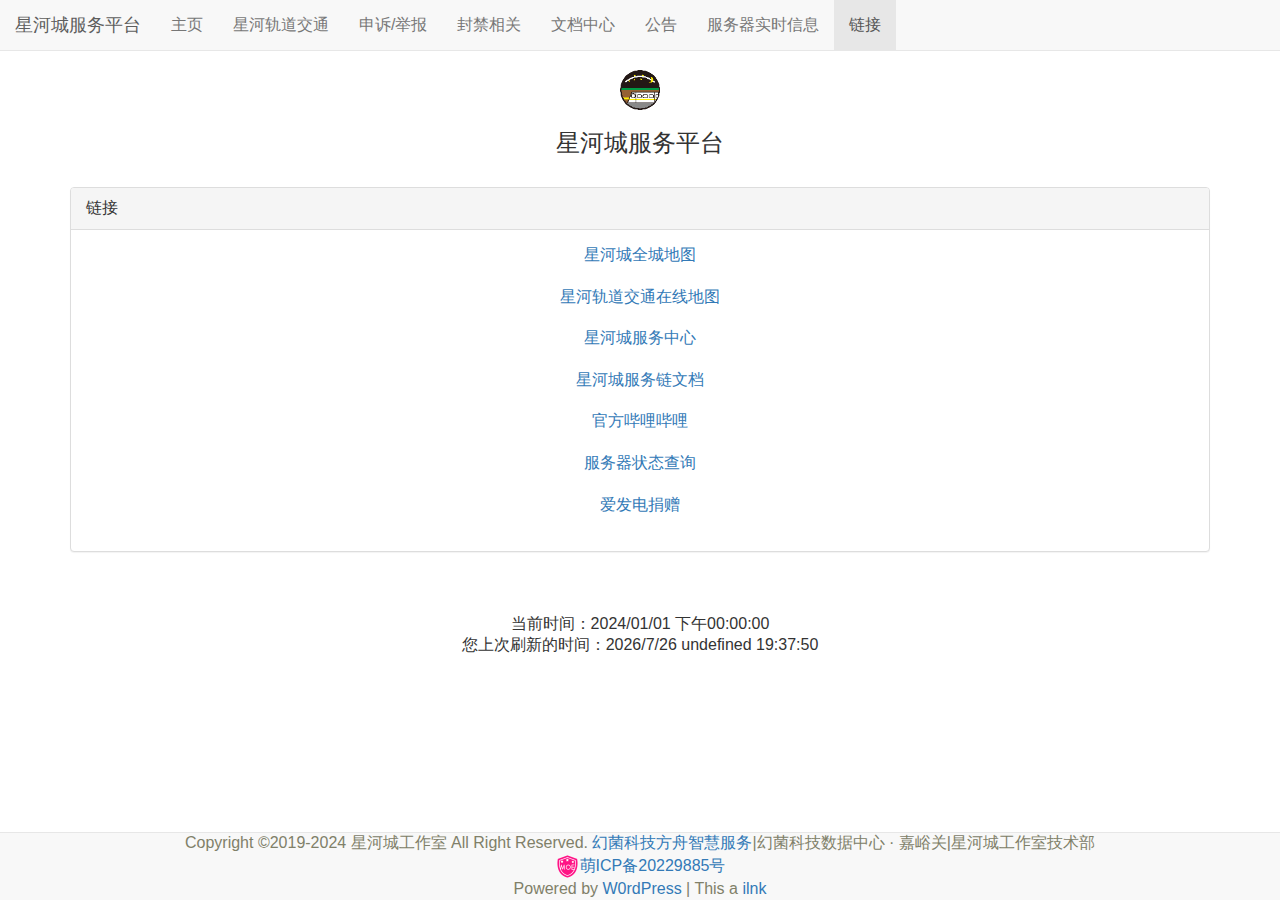
<file: links/index.html>
<!DOCTYPE html>
<html lang="en">
  <head>
    <meta charset="UTF-8" />
    <meta http-equiv="X-UA-Compatible" content="IE=edge" />
    <meta name="viewport" content="width=device-width, initial-scale=1.0" />
    <link rel="icon" sizes="82x82" href="../image/favicon.png" />
    <title>星河城服务平台</title>
    <!-- 最新版本的 Bootstrap 文件 -->
    <link rel="stylesheet" href="../src/css/bootstrap.min.css" />
    <script src="../src/js/jquery-3.6.1.min.js"></script>
    <script src="../src/js/bootstrap.min.js"></script>
    <!-- 自定义样式 -->
    <link rel="stylesheet" href="../src/css/index.css" />
  </head>

  <body>
    <!-- 导航栏 -->
    <nav class="navbar navbar-default navbar-fixed-top">
      <div class="container-fluid">
        <!-- Brand and toggle get grouped for better mobile display -->
        <div class="navbar-header">
          <button
            type="button"
            class="navbar-toggle collapsed"
            data-toggle="collapse"
            data-target="#bs-example-navbar-collapse-1"
            aria-expanded="false"
          >
            <span class="sr-only">Toggle navigation</span>
            <span class="icon-bar"></span>
            <span class="icon-bar"></span>
            <span class="icon-bar"></span>
          </button>
          <a class="navbar-brand" href="/">星河城服务平台</a>
        </div>

        <!-- Collect the nav links, forms, and other content for toggling -->
        <div class="collapse navbar-collapse" id="bs-example-navbar-collapse-1">
          <ul class="nav navbar-nav">
            <li><a href="../index.html">主页</a></li>
            <li><a href="../subway/index.html">星河轨道交通</a></li>
            <li><a href="../report/index.html">申诉/举报</a></li>
            <li><a href="../ban/index.html">封禁相关</a></li>
            <li><a href="../regulations/index.html">文档中心</a></li>
            <li><a href="../announce/index.html">公告</a></li>
            <li><a href="../info/index.html">服务器实时信息</a></li>
            <li class="active"><a href="../links/index.html">链接</a></li>
          </ul>
        </div>
        <!-- /.navbar-collapse -->
      </div>
      <!-- /.container-fluid -->
    </nav>

    <!-- 主体 -->
    <div class="container">
      <div class="row">
        <div class="text-center">
          <img
            src="../image/favicon.png"
            alt="..."
            class="img-rounded"
            style="height: 40px"
          />
          <h3 class="title">星河城服务平台</h3>
        </div>
      </div>
      <br />
      <div class="panel panel-default">
        <div class="panel-heading">链接</div>
        <div class="panel-body">
          <div class="text-center">
            <a href="https://api.xinghecity.xyz:63255/">星河城全城地图</a>
          </div>
          <br />
          <div class="text-center">
            <a href="https://api.xinghecity.xyz:58888/index.html">星河轨道交通在线地图</a>
          </div>
          <br />
          <div class="text-center">
            <a href="https://api.xinghecity.xyz:55656/">星河城服务中心</a>
          </div>
          <br />
          <div class="text-center">
            <a href="https://wiki.xinghecity.xyz/">星河城服务链文档</a>
          </div>
          <br />
          <div class="text-center">
            <a href="https://space.bilibili.com/606741691">官方哔哩哔哩</a>
          </div>
          <br />
          <div class="text-center">
            <a href="https://status.magicjun.cn/">服务器状态查询</a>
          </div>
          <br />
          <div class="text-center">
            <a href="https://afdian.net/a/xinghecity">爱发电捐赠</a>
          </div>
          <br />
        </div>
      </div>
    </div>
    <br />
    <br />
    <div class="text-center">
      当前时间：<span id="cg">2024/01/01 下午00:00:00</span>
      <script type="text/javascript">
        setInterval("cg.innerHTML=new Date().toLocaleString()", 1000);
      </script>
      <br />
      <script type="text/javascript">
        var t = new Date(); //获取当前时间
        var year = t.getFullYear(); //获取当前时间年份
        var month = t.getMonth() + 1; //获取当前时间月份
        var day = t.getDate(); //获取当前时间日
        var week = t.getDay() - 1; //获取当前时间星期
        var arr = new Array(
          "星期一",
          "星期二",
          "星期三",
          "星期四",
          "星期五",
          "星期六",
          "星期日"
        );
        //上行是为规划星期的输出
        //下3行分别获得当前时间的时 分 秒
        var hour = t.getHours();
        var minute = t.getMinutes();
        var second = t.getSeconds();
        var nowTime =
          "您上次刷新的时间：" +
          year +
          "/" +
          month +
          "/" +
          day +
          " " +
          arr[week] +
          " " +
          hour +
          (minute < 10 ? ":0" : ":") +
          minute +
          (second < 10 ? ":0" : ":") +
          second;
        document.write(nowTime);
      </script>
    </div>

    <!-- 页脚 -->
    <nav class="navbar navbar-default navbar-fixed-bottom">
      <div class="container">
        <div class="text-center" style="color: #808069">
          Copyright &copy2019-2024 星河城工作室 All Right Reserved.
          <a href='https://ark.magicjun.cn:59565/'>幻菌科技方舟智慧服务</a>|幻菌科技数据中心 · 嘉峪关|星河城工作室技术部<br />
          <img
            src="../image/moeicon.png"
            alt="萌ICP"
            width="25"
            height="25"
          /><a href="https://icp.gov.moe/?keyword=20229885" target="_blank"
            >萌ICP备20229885号</a
          >
          <br />
          <span id="lmao">
            Powered by
            <a
              href="javascript:$(&#39;#lmao&#39;).html(&#39;Not powered by WordPress,Powered by XingheCity Studio&#39;)"
              >W0rdPress</a
            > </span
          >|<span id="lmao2">
            This a
            <a href="https://www.bilibili.com/video/BV1GJ411x7h7">ilnk</a>
          </span>
        </div>
      </div>
    </nav>
  </body>
</html>
</file>
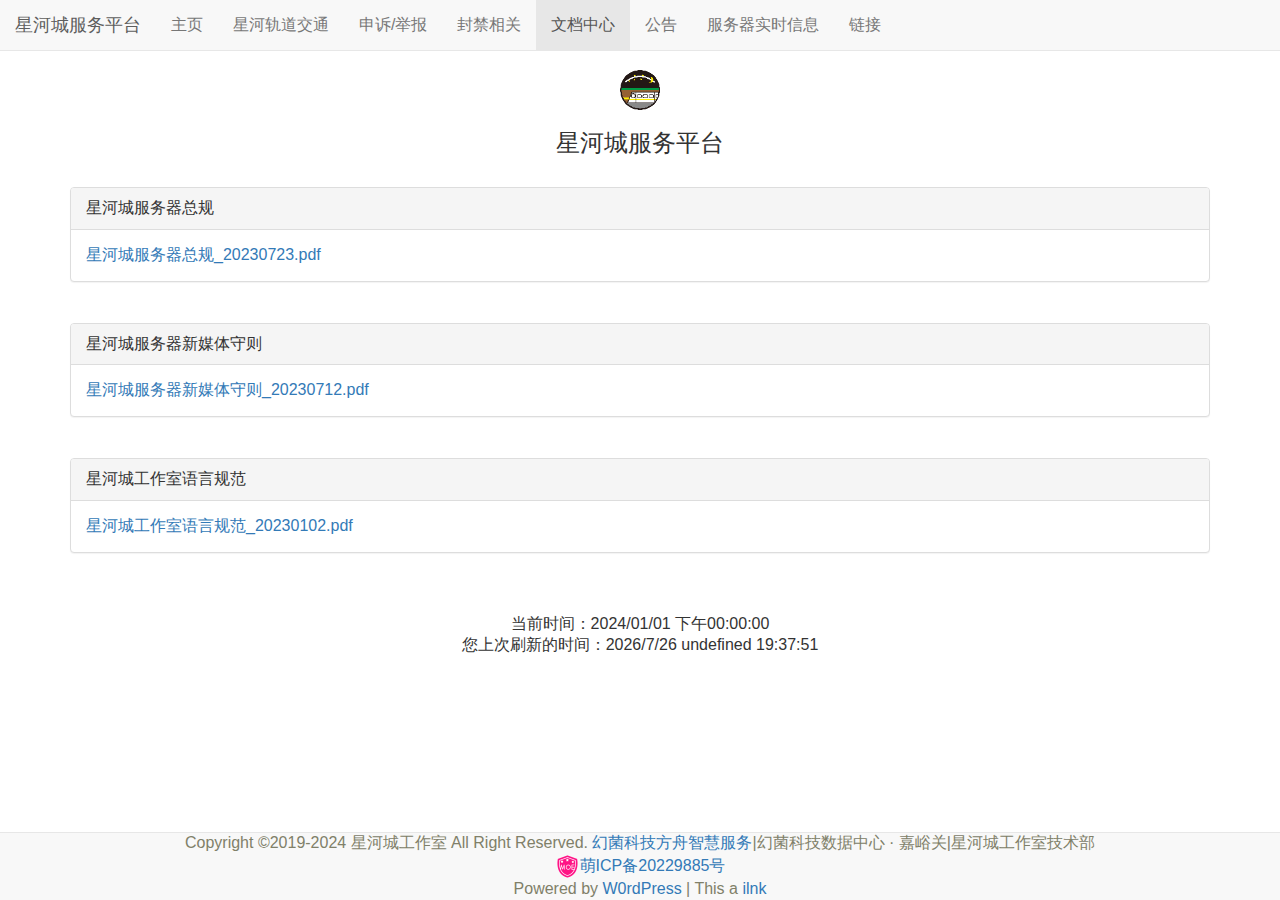
<file: regulations/index.html>
<!DOCTYPE html>
<html lang="en">
  <head>
    <meta charset="utf-8" />
    <meta http-equiv="X-UA-Compatible" content="IE=edge" />
    <meta name="viewport" content="width=device-width, initial-scale=1.0" />
    <link rel="icon" sizes="82x82" href="../image/favicon.png" />
    <title>星河城服务平台</title>
    <!-- 最新版本的 Bootstrap 文件 -->
    <link rel="stylesheet" href="../src/css/bootstrap.min.css" />
    <script src="../src/js/jquery-3.6.1.min.js"></script>
    <script src="../src/js/bootstrap.min.js"></script>
    <!-- 自定义样式 -->
    <link rel="stylesheet" href="../src/css/index.css" />
  </head>

  <body>
    <!-- 导航栏 -->
    <nav class="navbar navbar-default navbar-fixed-top">
      <div class="container-fluid">
        <!-- Brand and toggle get grouped for better mobile display -->
        <div class="navbar-header">
          <button
            type="button"
            class="navbar-toggle collapsed"
            data-toggle="collapse"
            data-target="#bs-example-navbar-collapse-1"
            aria-expanded="false"
          >
            <span class="sr-only">Toggle navigation</span>
            <span class="icon-bar"></span>
            <span class="icon-bar"></span>
            <span class="icon-bar"></span>
          </button>
          <a class="navbar-brand" href="/">星河城服务平台</a>
        </div>

        <!-- Collect the nav links, forms, and other content for toggling -->
        <div class="collapse navbar-collapse" id="bs-example-navbar-collapse-1">
          <ul class="nav navbar-nav">
            <li><a href="../index.html">主页</a></li>
            <li><a href="../subway/index.html">星河轨道交通</a></li>
            <li><a href="../report/index.html">申诉/举报</a></li>
            <li><a href="../ban/index.html">封禁相关</a></li>
            <li class="active">
              <a href="../regulations/index.html">文档中心</a>
            </li>
            <li><a href="../announce/index.html">公告</a></li>
            <li><a href="../info/index.html">服务器实时信息</a></li>
            <li><a href="../links/index.html">链接</a></li>
          </ul>
        </div>
        <!-- /.navbar-collapse -->
      </div>
      <!-- /.container-fluid -->
    </nav>

    <!-- 主体 -->
    <div class="container">
      <div class="row">
        <div class="text-center">
          <img
            src="../image/favicon.png"
            alt="..."
            class="img-rounded"
            style="height: 40px"
          />
          <h3 class="title">星河城服务平台</h3>
        </div>
      </div>
      <br />
      <div class="">
        <div class="panel panel-default">
          <div class="panel-heading">
            <span>星河城服务器总规</span>
          </div>
          <div class="panel-body">
            <a
              href="/pdf/星河城服务器总规/星河城服务器总规_20230723.pdf"
              download="星河城服务器总规_20230723.pdf"
              >星河城服务器总规_20230723.pdf</a
            ><br />
          </div>
        </div>
        <br />
        <div class="panel panel-default">
          <div class="panel-heading">
            <span>星河城服务器新媒体守则</span>
          </div>
          <div class="panel-body">
            <a
              href="/pdf/星河城服务器新媒体守则/星河城服务器新媒体守则_20230712.pdf"
              download="星河城服务器新媒体守则_20230712.pdf"
              >星河城服务器新媒体守则_20230712.pdf</a
            ><br />
          </div>
        </div>
        <br />
        <div class="panel panel-default">
          <div class="panel-heading">
            <span>星河城工作室语言规范</span>
          </div>
          <div class="panel-body">
            <a
              href="/pdf/星河城工作室语言规范/星河城工作室语言规范_20230102.pdf"
              download="星河城工作室语言规范_20230102.pdf"
              >星河城工作室语言规范_20230102.pdf</a
            ><br />
          </div>
        </div>
      </div>
    </div>
    <br />
    <br />
    <div class="text-center">
      当前时间：<span id="cg">2024/01/01 下午00:00:00</span>
      <script type="text/javascript">
        setInterval("cg.innerHTML=new Date().toLocaleString()", 1000);
      </script>
      <br />
      <script type="text/javascript">
        var t = new Date(); //获取当前时间
        var year = t.getFullYear(); //获取当前时间年份
        var month = t.getMonth() + 1; //获取当前时间月份
        var day = t.getDate(); //获取当前时间日
        var week = t.getDay() - 1; //获取当前时间星期
        var arr = new Array(
          "星期一",
          "星期二",
          "星期三",
          "星期四",
          "星期五",
          "星期六",
          "星期日"
        );
        //上行是为规划星期的输出
        //下3行分别获得当前时间的时 分 秒
        var hour = t.getHours();
        var minute = t.getMinutes();
        var second = t.getSeconds();
        var nowTime =
          "您上次刷新的时间：" +
          year +
          "/" +
          month +
          "/" +
          day +
          " " +
          arr[week] +
          " " +
          hour +
          (minute < 10 ? ":0" : ":") +
          minute +
          (second < 10 ? ":0" : ":") +
          second;
        document.write(nowTime);
      </script>
    </div>
    <br />
    <!-- 页脚 -->
    <nav class="navbar navbar-default navbar-fixed-bottom">
      <div class="container">
        <div class="text-center" style="color: #808069">
          Copyright &copy2019-2024 星河城工作室 All Right Reserved.
          <a href='https://ark.magicjun.cn:59565/'>幻菌科技方舟智慧服务</a>|幻菌科技数据中心 · 嘉峪关|星河城工作室技术部<br />
          <img
            src="../image/moeicon.png"
            alt="萌ICP"
            width="25"
            height="25"
          /><a href="https://icp.gov.moe/?keyword=20229885" target="_blank"
            >萌ICP备20229885号</a
          >
          <br />
          <span id="lmao">
            Powered by
            <a
              href="javascript:$(&#39;#lmao&#39;).html(&#39;Not powered by WordPress,Powered by XingheCity Studio&#39;)"
              >W0rdPress</a
            > </span
          >|<span id="lmao2">
            This a
            <a href="https://www.bilibili.com/video/BV1GJ411x7h7">ilnk</a>
          </span>
        </div>
      </div>
    </nav>
  </body>
</html>
</file>
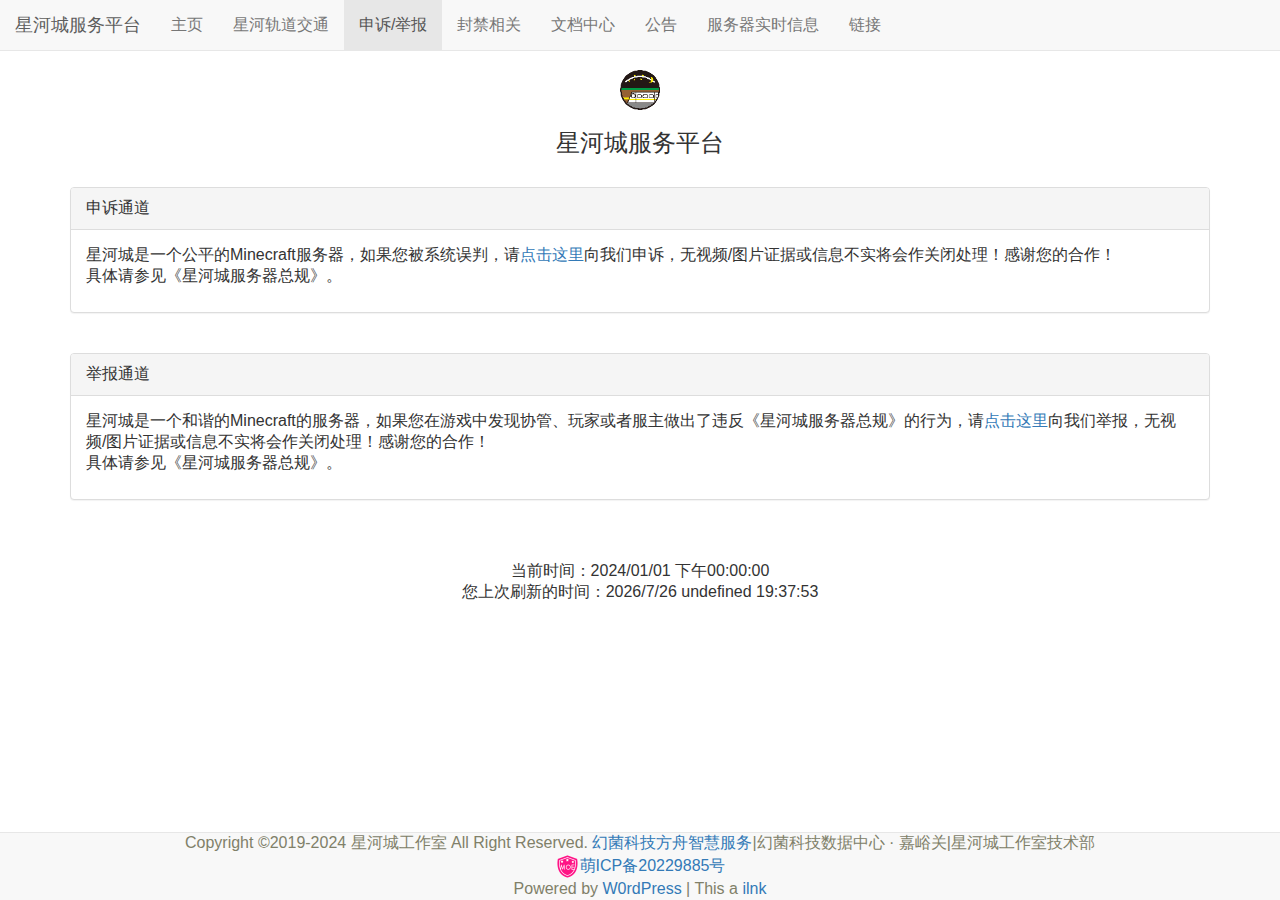
<file: report/index.html>
<!DOCTYPE html>
<html lang="en">
  <head>
    <meta charset="UTF-8" />
    <meta http-equiv="X-UA-Compatible" content="IE=edge" />
    <meta name="viewport" content="width=device-width, initial-scale=1.0" />
    <link rel="icon" sizes="82x82" href="../image/favicon.png" />
    <title>星河城服务平台</title>
    <!-- 最新版本的 Bootstrap 文件 -->
    <link rel="stylesheet" href="../src/css/bootstrap.min.css" />
    <script src="../src/js/jquery-3.6.1.min.js"></script>
    <script src="../src/js/bootstrap.min.js"></script>
    <!-- 自定义样式 -->
    <link rel="stylesheet" href="../src/css/index.css" />
  </head>

  <body>
    <!-- 导航栏 -->
    <nav class="navbar navbar-default navbar-fixed-top">
      <div class="container-fluid">
        <!-- Brand and toggle get grouped for better mobile display -->
        <div class="navbar-header">
          <button
            type="button"
            class="navbar-toggle collapsed"
            data-toggle="collapse"
            data-target="#bs-example-navbar-collapse-1"
            aria-expanded="false"
          >
            <span class="sr-only">Toggle navigation</span>
            <span class="icon-bar"></span>
            <span class="icon-bar"></span>
            <span class="icon-bar"></span>
          </button>
          <a class="navbar-brand" href="/">星河城服务平台</a>
        </div>

        <!-- Collect the nav links, forms, and other content for toggling -->
        <div class="collapse navbar-collapse" id="bs-example-navbar-collapse-1">
          <ul class="nav navbar-nav">
            <li><a href="../index.html">主页</a></li>
            <li><a href="../subway/index.html">星河轨道交通</a></li>
            <li class="active"><a href="../report/index.html">申诉/举报</a></li>
            <li><a href="../ban/index.html">封禁相关</a></li>
            <li><a href="../regulations/index.html">文档中心</a></li>
            <li><a href="../announce/index.html">公告</a></li>
            <li><a href="../info/index.html">服务器实时信息</a></li>
            <li><a href="../links/index.html">链接</a></li>
          </ul>
        </div>
        <!-- /.navbar-collapse -->
      </div>
      <!-- /.container-fluid -->
    </nav>

    <!-- 主体 -->
    <div class="container">
      <div class="row">
        <div class="text-center">
          <img
            src="../image/favicon.png"
            alt="..."
            class="img-rounded"
            style="height: 40px"
          />
          <h3 class="title">星河城服务平台</h3>
        </div>
      </div>
      <br />
      <div class="">
        <div class="panel panel-default">
          <div class="panel-heading">
            <span>申诉通道</span>
          </div>
          <div class="panel-body">
            <p>
              星河城是一个公平的Minecraft服务器，如果您被系统误判，请<a
                href="https://www.wjx.cn/vm/YDUkRWA.aspx"
                >点击这里</a
              >向我们申诉，无视频/图片证据或信息不实将会作关闭处理！感谢您的合作！<br />
              具体请参见《星河城服务器总规》。
            </p>
          </div>
        </div>
        <br />
        <div class="panel panel-default">
          <div class="panel-heading">
            <span>举报通道</span>
          </div>
          <div class="panel-body">
            <p>
              星河城是一个和谐的Minecraft的服务器，如果您在游戏中发现协管、玩家或者服主做出了违反《星河城服务器总规》的行为，请<a
                href="https://www.wjx.cn/vm/PYOvajo.aspx"
                >点击这里</a
              >向我们举报，无视频/图片证据或信息不实将会作关闭处理！感谢您的合作！<br />
              具体请参见《星河城服务器总规》。
            </p>
          </div>
        </div>
      </div>
    </div>
    <br />
    <br />
    <div class="text-center">
      当前时间：<span id="cg">2024/01/01 下午00:00:00</span>
      <script type="text/javascript">
        setInterval("cg.innerHTML=new Date().toLocaleString()", 1000);
      </script>
      <br />
      <script type="text/javascript">
        var t = new Date(); //获取当前时间
        var year = t.getFullYear(); //获取当前时间年份
        var month = t.getMonth() + 1; //获取当前时间月份
        var day = t.getDate(); //获取当前时间日
        var week = t.getDay() - 1; //获取当前时间星期
        var arr = new Array(
          "星期一",
          "星期二",
          "星期三",
          "星期四",
          "星期五",
          "星期六",
          "星期日"
        );
        //上行是为规划星期的输出
        //下3行分别获得当前时间的时 分 秒
        var hour = t.getHours();
        var minute = t.getMinutes();
        var second = t.getSeconds();
        var nowTime =
          "您上次刷新的时间：" +
          year +
          "/" +
          month +
          "/" +
          day +
          " " +
          arr[week] +
          " " +
          hour +
          (minute < 10 ? ":0" : ":") +
          minute +
          (second < 10 ? ":0" : ":") +
          second;
        document.write(nowTime);
      </script>
    </div>
    <br />
    <!-- 页脚 -->
    <nav class="navbar navbar-default navbar-fixed-bottom">
      <div class="container">
        <div class="text-center" style="color: #808069">
          Copyright &copy2019-2024 星河城工作室 All Right Reserved.
          <a href='https://ark.magicjun.cn:59565/'>幻菌科技方舟智慧服务</a>|幻菌科技数据中心 · 嘉峪关|星河城工作室技术部<br />
          <img
            src="../image/moeicon.png"
            alt="萌ICP"
            width="25"
            height="25"
          /><a href="https://icp.gov.moe/?keyword=20229885" target="_blank"
            >萌ICP备20229885号</a
          >
          <br />
          <span id="lmao">
            Powered by
            <a
              href="javascript:$(&#39;#lmao&#39;).html(&#39;Not powered by WordPress,Powered by XingheCity Studio&#39;)"
              >W0rdPress</a
            > </span
          >|<span id="lmao2">
            This a
            <a href="https://www.bilibili.com/video/BV1GJ411x7h7">ilnk</a>
          </span>
        </div>
      </div>
    </nav>
  </body>
</html>
</file>
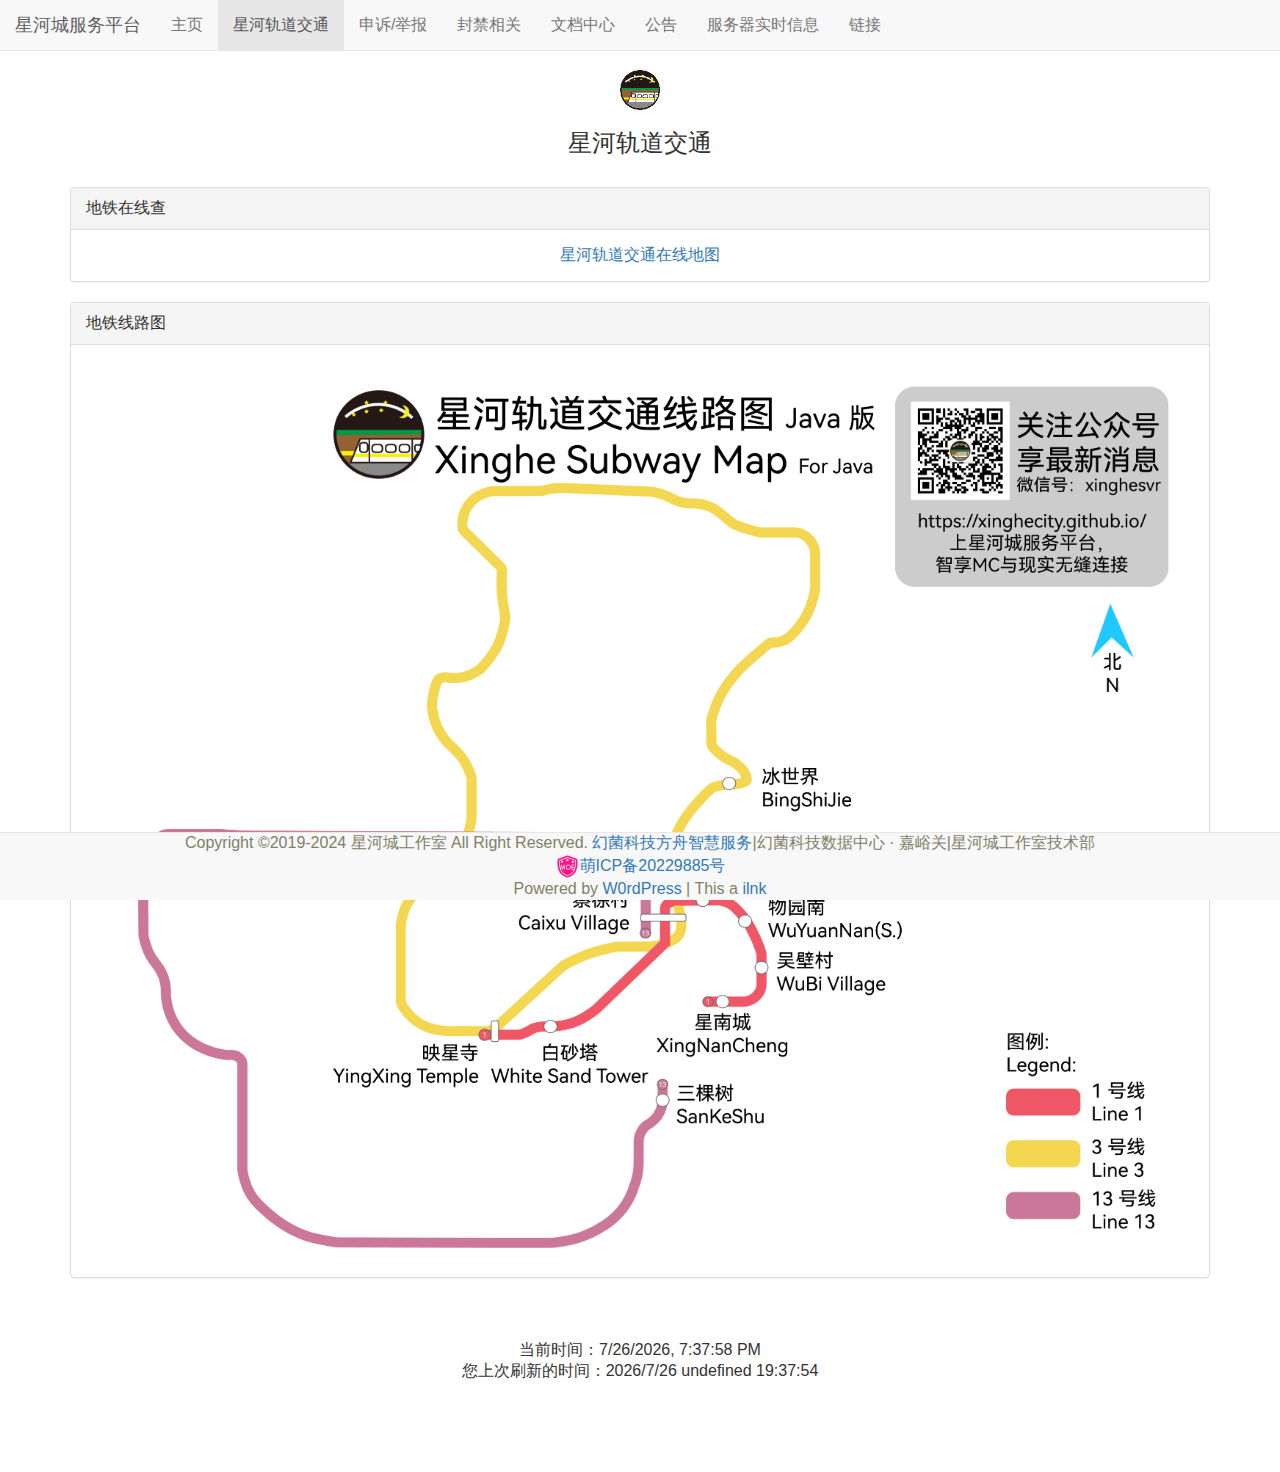
<file: subway/index.html>
<!DOCTYPE html>
<html lang="en">
  <head>
    <meta charset="UTF-8" />
    <meta http-equiv="X-UA-Compatible" content="IE=edge" />
    <meta name="viewport" content="width=device-width, initial-scale=1.0" />
    <link rel="icon" sizes="82x82" href="./image/favicon.png" />
    <title>星河城服务平台</title>
    <!-- 最新版本的 Bootstrap 文件 -->
    <link rel="stylesheet" href="../src/css/bootstrap.min.css" />
    <script src="../src/js/bootstrap.min.js"></script>
    <script src="../src/js/jquery-3.6.1.min.js"></script>
    <!-- 自定义样式、JS -->
    <link rel="stylesheet" href="../src/css/index.css" />
  </head>

  <body>
    <!-- 导航栏 -->
    <nav class="navbar navbar-default navbar-fixed-top">
      <div class="container-fluid">
        <!-- Brand and toggle get grouped for better mobile display -->
        <div class="navbar-header">
          <button
            type="button"
            class="navbar-toggle collapsed"
            data-toggle="collapse"
            data-target="#bs-example-navbar-collapse-1"
            aria-expanded="false"
          >
            <span class="sr-only">Toggle navigation</span>
            <span class="icon-bar"></span>
            <span class="icon-bar"></span>
            <span class="icon-bar"></span>
          </button>
          <a class="navbar-brand" href="/">星河城服务平台</a>
        </div>

        <!-- Collect the nav links, forms, and other content for toggling -->
        <div class="collapse navbar-collapse" id="bs-example-navbar-collapse-1">
          <ul class="nav navbar-nav">
            <li><a href="../index.html">主页</a></li>
            <li class="active">
              <a href="../subway/index.html">星河轨道交通</a>
            </li>
            <li><a href="../report/index.html">申诉/举报</a></li>
            <li><a href="../ban/index.html">封禁相关</a></li>
            <li><a href="../regulations/index.html">文档中心</a></li>
            <li><a href="../announce/index.html">公告</a></li>
            <li><a href="../info/index.html">服务器实时信息</a></li>
            <li><a href="../links/index.html">链接</a></li>
          </ul>
        </div>
        <!-- /.navbar-collapse -->
      </div>
      <!-- /.container-fluid -->
    </nav>

    <!-- 主体 -->
    <div class="container">
      <div class="row">
        <div class="text-center">
          <img
            src="../image/favicon.png"
            alt="..."
            class="img-rounded"
            style="height: 40px"
          />
          <h3 class="title">星河轨道交通</h3>
        </div>
      </div>
      <br />
      <div class="panel panel-default">
        <div class="panel-heading">地铁在线查</div>
        <div class="panel-body">
          <div class="text-center">
            <a href="https://api.xinghecity.cn:58888/index.html">星河轨道交通在线地图</a>
          </div>
        </div>
      </div>
      <div class="panel panel-default">
        <div class="panel-heading">地铁线路图</div>
        <div class="panel-body">
          <div>
            <img class="mapj" src="../image/mapj.png" alt="" srcset="" />
          </div>
        </div>
      </div>
    </div>
    <br />
    <br />
    <div class="text-center">
      当前时间：<span id="cg">2024/01/01 下午00:00:00</span>
      <script type="text/javascript">
        setInterval("cg.innerHTML=new Date().toLocaleString()", 1000);
      </script>
      <br />
      <script type="text/javascript">
        var t = new Date(); //获取当前时间
        var year = t.getFullYear(); //获取当前时间年份
        var month = t.getMonth() + 1; //获取当前时间月份
        var day = t.getDate(); //获取当前时间日
        var week = t.getDay() - 1; //获取当前时间星期
        var arr = new Array(
          "星期一",
          "星期二",
          "星期三",
          "星期四",
          "星期五",
          "星期六",
          "星期日"
        );
        //上行是为规划星期的输出
        //下3行分别获得当前时间的时 分 秒
        var hour = t.getHours();
        var minute = t.getMinutes();
        var second = t.getSeconds();
        var nowTime =
          "您上次刷新的时间：" +
          year +
          "/" +
          month +
          "/" +
          day +
          " " +
          arr[week] +
          " " +
          hour +
          (minute < 10 ? ":0" : ":") +
          minute +
          (second < 10 ? ":0" : ":") +
          second;
        document.write(nowTime);
      </script>
    </div>
    <br />
    <!-- 页脚 -->
    <nav class="navbar navbar-default navbar-fixed-bottom">
      <div class="container">
        <div class="text-center" style="color: #808069">
          Copyright &copy2019-2024 星河城工作室 All Right Reserved.
          <a href='https://ark.magicjun.cn:59565/'>幻菌科技方舟智慧服务</a>|幻菌科技数据中心 · 嘉峪关|星河城工作室技术部<br />
          <img
            src="../image/moeicon.png"
            alt="萌ICP"
            width="25"
            height="25"
          /><a href="https://icp.gov.moe/?keyword=20229885" target="_blank"
            >萌ICP备20229885号</a
          >
          <br />
          <span id="lmao">
            Powered by
            <a
              href="javascript:$(&#39;#lmao&#39;).html(&#39;Not powered by WordPress,Powered by XingheCity Studio&#39;)"
              >W0rdPress</a
            > </span
          >|<span id="lmao2">
            This a
            <a href="https://www.bilibili.com/video/BV1GJ411x7h7">ilnk</a>
          </span>
        </div>
      </div>
    </nav>
  </body>
</html>
</file>
<file: src/css/index.css>
*{box-sizing: border-box; -webkit-box-sizing: border-box; }
body { padding-top: 70px; padding-bottom: 70px;}
body { margin: 0; font: 16px/1.3 sans-serif; }

.CSSgal {
	position: relative;
	overflow: hidden;
	height: 100%; /* Or set a fixed height */
}

/* SLIDER */

.CSSgal .slider {
	height: 100%;
	white-space: nowrap;
	font-size: 0;
	transition: 0.8s;
}

/* SLIDES */

.CSSgal .slider > * {
	font-size: 1rem;
	display: inline-block;
	white-space: normal;
	vertical-align: top;
	height: 100%;
	width: 100%;
	background: none 50% no-repeat;
	background-size: cover;
}

/* PREV/NEXT, CONTAINERS & ANCHORS */

.CSSgal .prevNext {
	position: absolute;
	z-index: 1;
	top: 50%;
	width: 100%;
	height: 0;
}

.CSSgal .prevNext > div+div {
	visibility: hidden; /* Hide all but first P/N container */
}

.CSSgal .prevNext a {
	background: #fff;
	position: absolute;
	width:       60px;
	height:      60px;
	line-height: 60px; /* If you want to place numbers */
	text-align: center;
	opacity: 0.7;
	-webkit-transition: 0.3s;
					transition: 0.3s;
	-webkit-transform: translateY(-50%);
					transform: translateY(-50%);
	left: 0;
}
.CSSgal .prevNext a:hover {
	opacity: 1;
}
.CSSgal .prevNext a+a {
	left: auto;
	right: 0;
}

/* NAVIGATION */

.CSSgal .bullets {
	position: absolute;
	z-index: 2;
	bottom: 0;
	padding: 10px 0;
	width: 100%;
	text-align: center;
}
.CSSgal .bullets > a {
	display: inline-block;
	width:       30px;
	height:      30px;
	line-height: 30px;
	text-decoration: none;
	text-align: center;
	background: rgba(255, 255, 255, 1);
	-webkit-transition: 0.3s;
					transition: 0.3s;
}
.CSSgal .bullets > a+a {
	background: rgba(255, 255, 255, 0.5); /* Dim all but first */
}
.CSSgal .bullets > a:hover {
	background: rgba(255, 255, 255, 0.7) !important;
}

/* NAVIGATION BUTTONS */
/* ALL: */
.CSSgal >s:target ~ .bullets >* {      background: rgba(255, 255, 255, 0.5);}
/* ACTIVE */
#s1:target ~ .bullets >*:nth-child(1) {background: rgba(255, 255, 255,   1);}
#s2:target ~ .bullets >*:nth-child(2) {background: rgba(255, 255, 255,   1);}
#s3:target ~ .bullets >*:nth-child(3) {background: rgba(255, 255, 255,   1);}
#s4:target ~ .bullets >*:nth-child(4) {background: rgba(255, 255, 255,   1);}
/* More slides? Add here more rules */

/* PREV/NEXT CONTAINERS VISIBILITY */
/* ALL: */
.CSSgal >s:target ~ .prevNext >* {      visibility: hidden;}
/* ACTIVE: */
#s1:target ~ .prevNext >*:nth-child(1) {visibility: visible;}
#s2:target ~ .prevNext >*:nth-child(2) {visibility: visible;}
#s3:target ~ .prevNext >*:nth-child(3) {visibility: visible;}
#s4:target ~ .prevNext >*:nth-child(4) {visibility: visible;}
/* More slides? Add here more rules */

/* SLIDER ANIMATION POSITIONS */

#s1:target ~ .slider {transform: translateX(   0%); -webkit-transform: translateX(   0%);}
#s2:target ~ .slider {transform: translateX(-100%); -webkit-transform: translateX(-100%);}
#s3:target ~ .slider {transform: translateX(-200%); -webkit-transform: translateX(-200%);}
#s4:target ~ .slider {transform: translateX(-300%); -webkit-transform: translateX(-300%);}
/* More slides? Add here more rules */


/* YOU'RE THE DESIGNER! 
   ____________________
   All above was mainly to get it working :)
   CSSgal CUSTOM STYLES / OVERRIDES HERE: */

.CSSgal{
	color: #fff;	
	text-align: center;
}
.CSSgal .slider h2 {
	margin-top: 40vh;
	font-weight: 200;
	letter-spacing: -0.06em;
	word-spacing: 0.2em;
	font-size: 3em;
}
.CSSgal a {
	border-radius: 50%;
	margin: 0 3px;
	color: rgba(0,0,0,0.8);
	text-decoration: none;
}

.map{
	display:flex;
	align-items:center; 
	justify-content:center;
}

.mapj{
	width:100%;
	height:auto;
}
</file>
